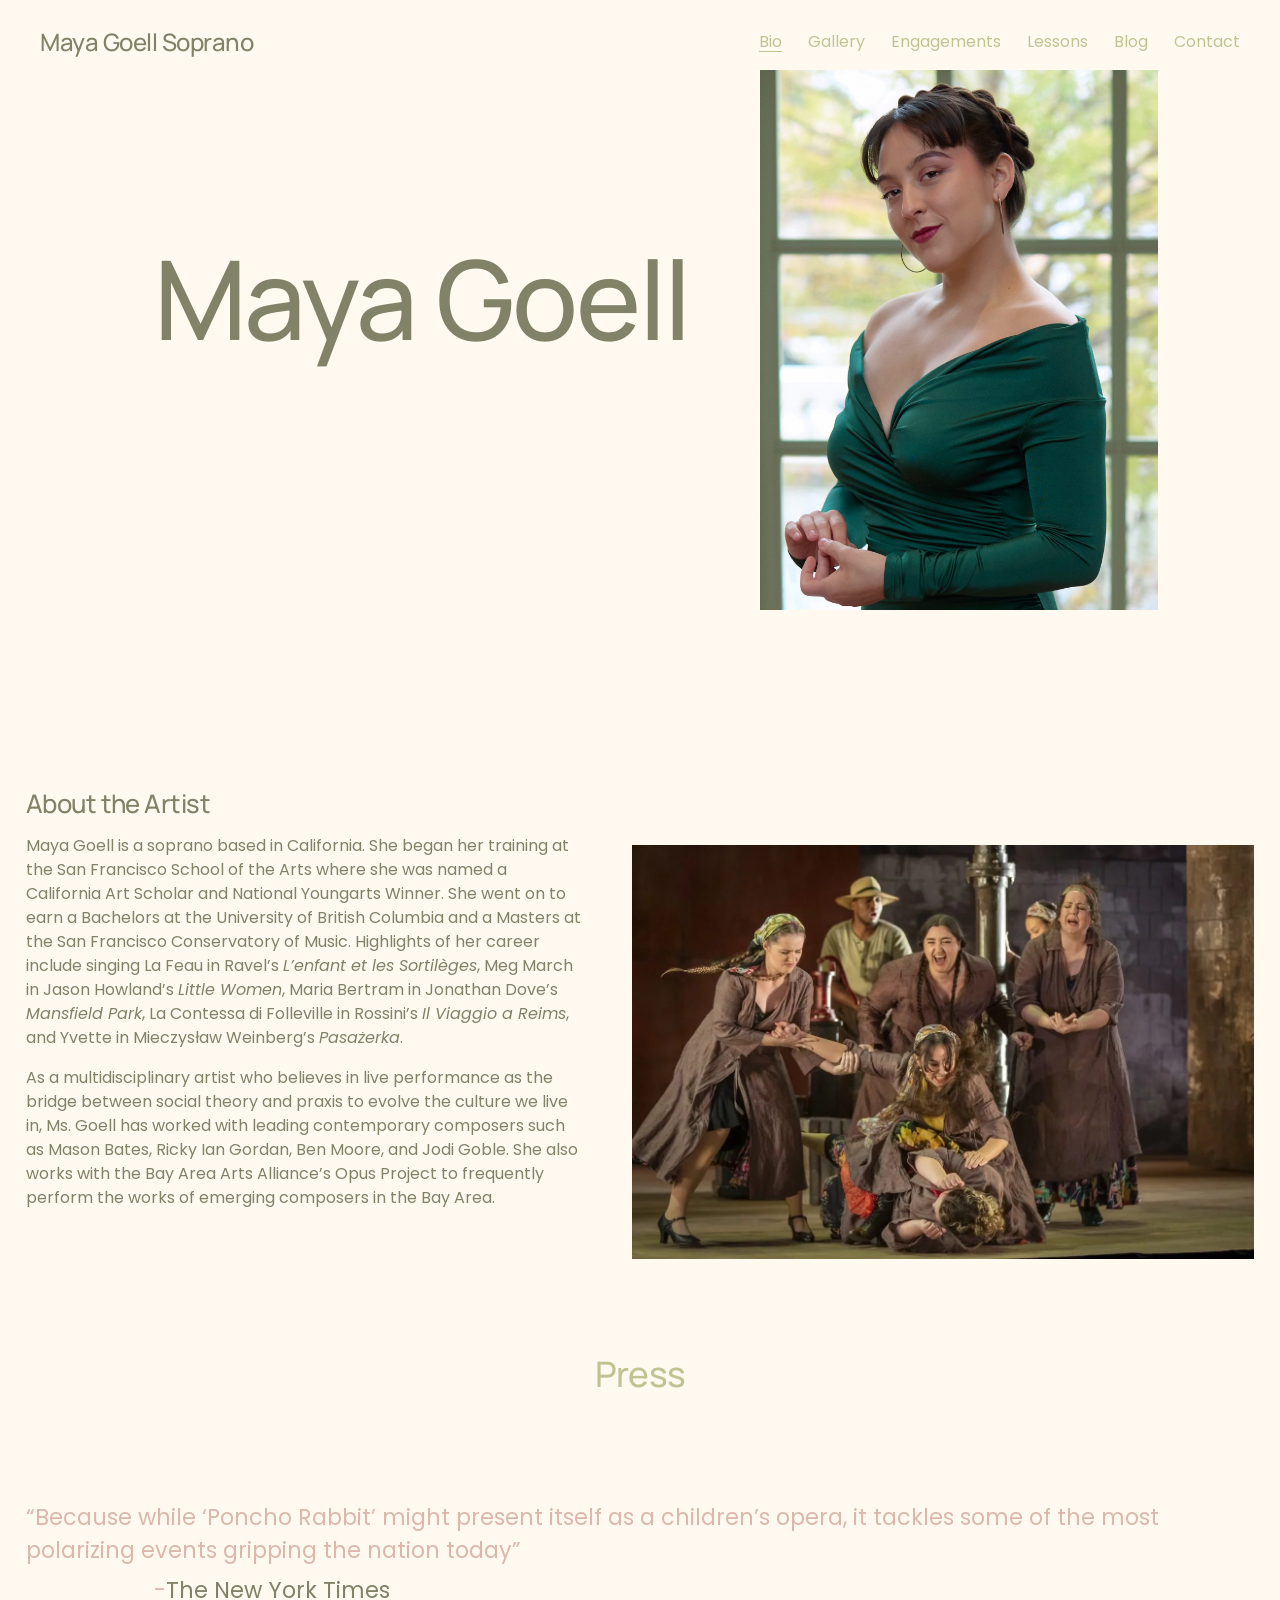
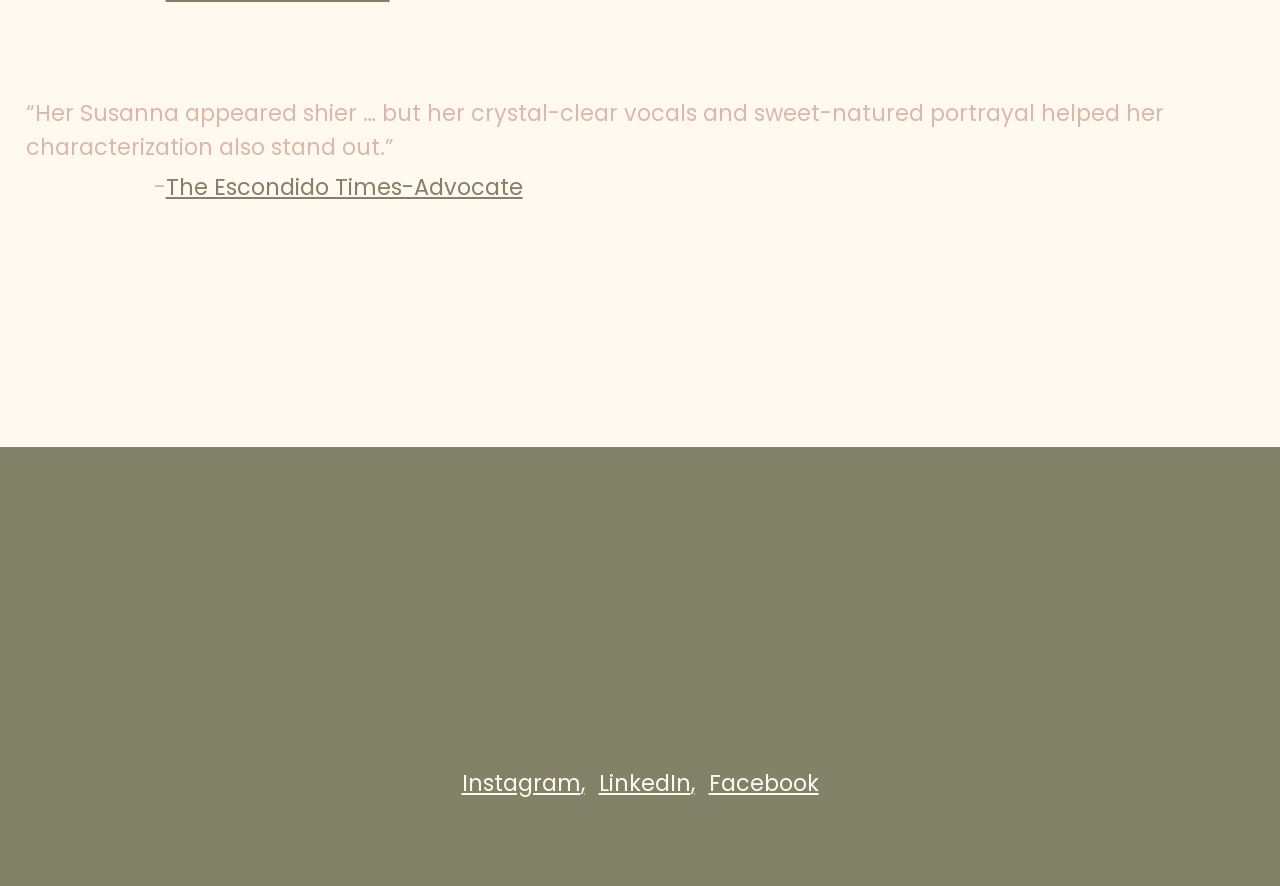
<file: index.html>
<!DOCTYPE html>
<html lang="en">
<head>
<meta charset="utf-8">
<meta name="viewport" content="width=device-width, initial-scale=1">
<title>Maya Goell Soprano</title>
<!-- The ?t= number is a cache-buster: bump it on every publish so
     browsers fetch the fresh stylesheet instead of a stale copy. -->
<link rel="preconnect" href="https://fonts.googleapis.com">
<link rel="preconnect" href="https://fonts.gstatic.com" crossorigin>
<link href="https://fonts.googleapis.com/css2?family=Manrope:wght@500;700&family=Poppins:wght@400;500;700&display=swap" rel="stylesheet">
<!-- Animations, step one of two: this script runs before
     anything on the page paints and flags the page as
     "JavaScript is on". That flag is what lets style.css start
     the .reveal blocks hidden (see the Motion section there);
     without JavaScript the flag never appears and every block
     simply shows, so nothing can be left invisible. Step two
     is animations.js, loaded below, which watches the blocks
     and reveals each as it scrolls into view. The setTimeout
     is a safety net: if animations.js ever fails to load, the
     flag comes back off and the page shows plainly instead of
     staying hidden. -->
<script>
document.documentElement.classList.add("js-reveal");
setTimeout(function () {
  if (!window.mayaRevealReady) {
    document.documentElement.classList.remove("js-reveal");
  }
}, 2000);
</script>
<link rel="stylesheet" href="style.css?t=1794772944">
<script src="animations.js?t=1794772944" defer></script>
</head>
<body>

<!-- Header and nav are repeated in every page file on purpose:
     with plain static hosting there is no template engine, and
     copy-paste keeps the site build-free and easy to read. -->
<!-- The hdr-bold class marks the pages whose header on the
     original carries its "white-bold" theme: on those pages
     the nav links are the theme's pale sage while the title
     stays olive. style.css keys the sage nav off this class;
     see "Header colors, per page" there for the theme values
     quoted from the original's own stylesheet. -->
<header class="hdr-bold">
  <div class="site-title"><a href="index.html">Maya Goell Soprano</a></div>
  <!-- Mobile menu button: only shown with JavaScript on, at
       phone widths (see "Mobile navigation" in style.css). -->
  <button type="button" class="nav-toggle" aria-expanded="false" aria-label="Menu">
    <span></span><span></span><span></span>
  </button>
  <nav>
    <a href="index.html" class="active">Bio</a>
    <a href="gallery.html">Gallery</a>
    <a href="engagements.html">Engagements</a>
    <a href="lessons.html">Lessons</a>
    <a href="blog.html">Blog</a>
    <a href="contact.html">Contact</a>
  </nav>
</header>

<main class="wrap page-bio">

  <!-- Hero, arranged like the original: the name very large on
       ONE line at desktop width, centered in the left column,
       the portrait at the right. There is deliberately no
       <br> in the name: the original renders it on one line,
       and on narrow screens it wraps on its own. -->
  <div class="side-by-side bio-hero reveal">
    <h1 class="hero-name side-main">Maya Goell</h1>
    <img class="side-photo" src="assets/img/headshot-park.jpg" alt="Maya Goell">
  </div>

  <!-- About, also side by side like the original: bio text in
       the left column, the stage photo in the right column. -->
  <h2 class="about-heading reveal">About the Artist</h2>
  <!-- .about-row carries this row's measured proportions from
       style.css: a narrower text column and a wider photo
       than the shared side-by-side layout gives. -->
  <div class="side-by-side about-row">
    <div class="side-main about-text">
      <p class="reveal">Maya Goell is a soprano based in California. She began her training at the San Francisco School of the Arts where she was named a California Art Scholar and National Youngarts Winner. She went on to earn a Bachelors at the University of British Columbia and a Masters at the San Francisco Conservatory of Music. Highlights of her career include singing La Feau in Ravel&rsquo;s <em>L&rsquo;enfant et les Sortil&egrave;ges</em>, Meg March in Jason Howland&rsquo;s <em>Little Women</em>, Maria Bertram in Jonathan Dove&rsquo;s <em>Mansfield Park</em>, La Contessa di Folleville in Rossini&rsquo;s <em>Il Viaggio a Reims</em>, and Yvette in Mieczys&#322;aw Weinberg&rsquo;s <em>Pasa&#380;erka</em>.</p>
      <p class="reveal">As a multidisciplinary artist who believes in live performance as the bridge between social theory and praxis to evolve the culture we live in, Ms. Goell has worked with leading contemporary composers such as Mason Bates, Ricky Ian Gordan, Ben Moore, and Jodi Goble. She also works with the Bay Area Arts Alliance&rsquo;s Opus Project to frequently perform the works of emerging composers in the Bay Area.</p>
    </div>
    <img class="side-photo about-photo reveal" src="assets/img/au-secours.jpg" alt="Maya Goell performing on stage">
  </div>

  <h2 class="press-heading reveal">Press</h2>

  <blockquote class="reveal">&ldquo;Because while &lsquo;Poncho Rabbit&rsquo; might present itself as a children&rsquo;s opera, it tackles some of the most polarizing events gripping the nation today&rdquo;</blockquote>
  <!-- The attributions on the original start with a plain
       hyphen, no space (checked in its markup: "-The New York
       Times"), and sit indented past the quote; the indent is
       the .press-source margin in style.css. -->
  <p class="press-source reveal">-<a href="https://www.nytimes.com/2026/02/02/arts/music/pancho-rabbit-and-the-coyote-children-opera.html">The New York Times</a></p>

  <blockquote class="reveal">&ldquo;Her Susanna appeared shier &hellip; but her crystal-clear vocals and sweet-natured portrayal helped her characterization also stand out.&rdquo;</blockquote>
  <p class="press-source reveal">-<a href="https://www.times-advocate.com/articles/the-marriage-of-figaro-a-review/">The Escondido Times-Advocate</a></p>

</main>

<footer>
  <a href="https://www.instagram.com/maya_goell_/">Instagram</a>
  <a href="https://www.linkedin.com/company/squarespace">LinkedIn</a>
  <a href="https://www.facebook.com/maya.goell">Facebook</a>
</footer>

</body>
</html>
</file>
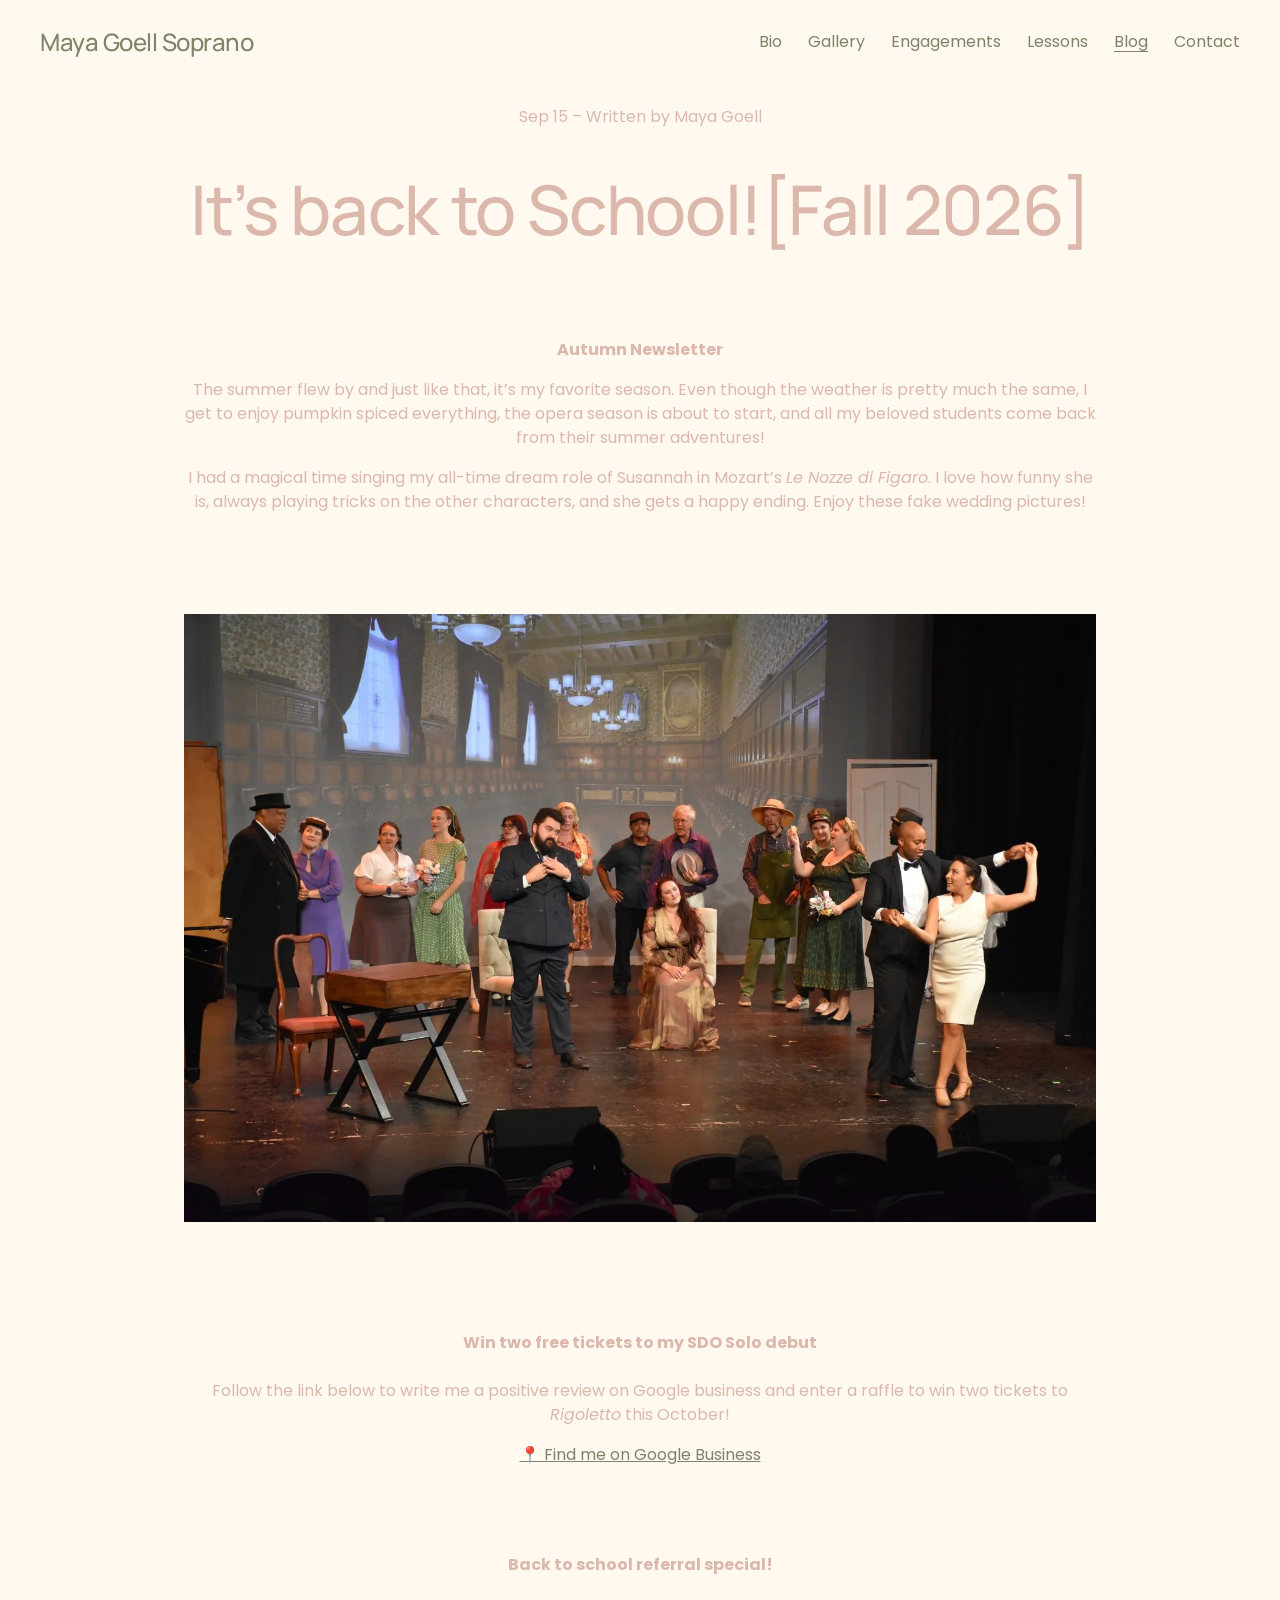
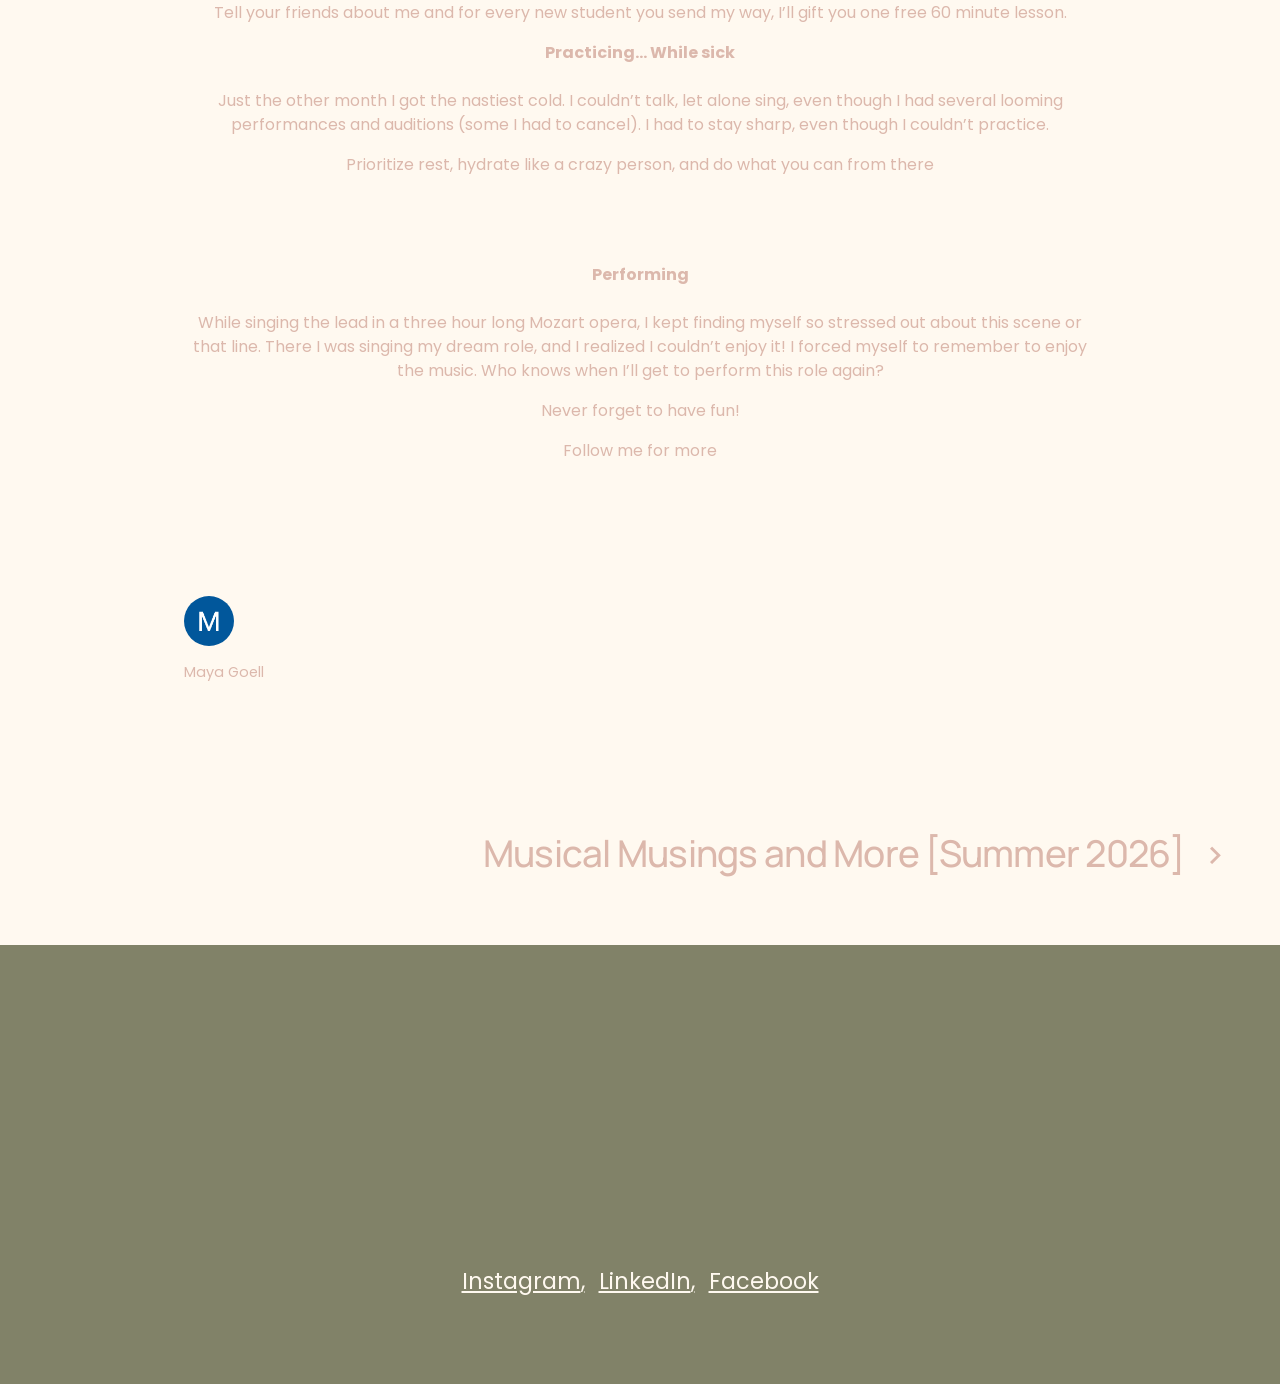
<file: blog-fall-2026.html>
<!DOCTYPE html>
<html lang="en" class="post-page">
<head>
<meta charset="utf-8">
<meta name="viewport" content="width=device-width, initial-scale=1">
<title>It&rsquo;s back to School![Fall 2026] &mdash; Maya Goell Soprano</title>
<!-- The ?t= number is a cache-buster: bump it on every publish so
     browsers fetch the fresh stylesheet instead of a stale copy. -->
<link rel="preconnect" href="https://fonts.googleapis.com">
<link rel="preconnect" href="https://fonts.gstatic.com" crossorigin>
<link href="https://fonts.googleapis.com/css2?family=Manrope:wght@500;700&family=Poppins:wght@400;500;700&display=swap" rel="stylesheet">
<!-- Animations, step one of two: this script runs before
     anything on the page paints and flags the page as
     "JavaScript is on". That flag is what lets style.css start
     the .reveal blocks hidden (see the Motion section there);
     without JavaScript the flag never appears and every block
     simply shows, so nothing can be left invisible. Step two
     is animations.js, loaded below, which watches the blocks
     and reveals each as it scrolls into view. The setTimeout
     is a safety net: if animations.js ever fails to load, the
     flag comes back off and the page shows plainly instead of
     staying hidden. -->
<script>
document.documentElement.classList.add("js-reveal");
setTimeout(function () {
  if (!window.mayaRevealReady) {
    document.documentElement.classList.remove("js-reveal");
  }
}, 2000);
</script>
<link rel="stylesheet" href="style.css?t=1794772944">
<script src="animations.js?t=1794772944" defer></script>
</head>
<body class="post-page">

<header>
  <div class="site-title"><a href="index.html">Maya Goell Soprano</a></div>
  <!-- Mobile menu button: only shown with JavaScript on, at
       phone widths (see "Mobile navigation" in style.css). -->
  <button type="button" class="nav-toggle" aria-expanded="false" aria-label="Menu">
    <span></span><span></span><span></span>
  </button>
  <nav>
    <a href="index.html">Bio</a>
    <a href="gallery.html">Gallery</a>
    <a href="engagements.html">Engagements</a>
    <a href="lessons.html">Lessons</a>
    <a href="blog.html" class="active">Blog</a>
    <a href="contact.html">Contact</a>
  </nav>
</header>

<main class="wrap">

  <!-- This post lives on its own page, like the original site,
       where it sits at /blog-1-1/fall-2026-newsletter. The Blog
       landing page (blog.html) links here with its Read More. -->

  <!-- On the rendered original the date/author line sits
       ABOVE the title ("Sep 15 – Written by Maya Goell",
       with an en dash; the date shows just "Sep 15", no
       year), and a wide gap follows the title before the
       post body (see .post in style.css). An earlier pass
       put the title first, following the original's markup
       order; the round-5 visual comparison showed the
       rendered page has them the other way around, and
       rendered wins. The section heads inside the post are
       bold text, not headings: "Autumn Newsletter" stands
       alone, and each of the others stands on its own
       centered line above the paragraph it introduces,
       which a <br> pair inside the paragraph reproduces
       from the original's own markup. -->
  <article class="post">
    <p class="post-date reveal">Sep 15 &ndash; Written by Maya Goell</p>
    <h1 class="reveal">It&rsquo;s back to School![Fall 2026]</h1>

    <p class="reveal"><strong>Autumn Newsletter</strong></p>
    <p class="reveal">The summer flew by and just like that, it&rsquo;s my favorite season. Even though the weather is pretty much the same, I get to enjoy pumpkin spiced everything, the opera season is about to start, and all my beloved students come back from their summer adventures!</p>
    <p class="reveal">I had a magical time singing my all-time dream role of Susannah in Mozart&rsquo;s <em>Le Nozze di Figaro</em>. I love how funny she is, always playing tricks on the other characters, and she gets a happy ending. Enjoy these fake wedding pictures!</p>

    <!-- The img-gap class gives this photo the original's
         wide air above it (see .post img.img-gap in
         style.css). -->
    <img class="reveal img-gap" src="assets/img/blog-figaro.jpg" alt="Maya Goell as Susanna in Le Nozze di Figaro">

    <p class="reveal"><strong>Win two free tickets to my SDO Solo debut</strong><br><br>Follow the link below to write me a positive review on Google business and enter a raffle to win two tickets to <em>Rigoletto</em> this October!</p>
    <!-- On the original this is a plain underlined text link
         (with its pin), not a button. -->
    <p class="reveal"><a href="https://www.google.com/search?sca_esv=2b321c93e850cbad&amp;kgmid=/g/11yjt9w0cs&amp;q=Studio+of+Maya+Goell&amp;shem=dlvs1,epsd1,ltae,rimspwouoe&amp;shndl=30&amp;source=sh/x/loc/uni/m1/1&amp;kgs=6ebb31ce7a7f32ab&amp;utm_source=dlvs1,epsd1,ltae,rimspwouoe,sh/x/loc/uni/m1/1#lrd=0x888367220093e0e9:0xc3b77dd5ee7367a4,3,,,,">&#128205; Find me on Google Business</a></p>

    <!-- The post-sec class gives this section head the
         original's wider air above it (see .post .post-sec
         in style.css). "Performing" below carries it too,
         but "Practicing... While sick" deliberately does
         not: a round-7 comparison verified the wide gap
         only before this head, with Practicing at the
         normal rhythm (an earlier pass had classed it too
         and floated it some 80px low). -->
    <p class="reveal post-sec"><strong>Back to school referral special!</strong><br><br>Tell your friends about me and for every new student you send my way, I&rsquo;ll gift you one free 60 minute lesson.</p>

    <p class="reveal"><strong>Practicing&hellip; While sick</strong><br><br>Just the other month I got the nastiest cold. I couldn&rsquo;t talk, let alone sing, even though I had several looming performances and auditions (some I had to cancel). I had to stay sharp, even though I couldn&rsquo;t practice.</p>
    <p class="reveal">Prioritize rest, hydrate like a crazy person, and do what you can from there</p>

    <p class="reveal post-sec"><strong>Performing</strong><br><br>While singing the lead in a three hour long Mozart opera, I kept finding myself so stressed out about this scene or that line. There I was singing my dream role, and I realized I couldn&rsquo;t enjoy it! I forced myself to remember to enjoy the music. Who knows when I&rsquo;ll get to perform this role again?</p>
    <p class="reveal">Never forget to have fun!</p>

    <!-- The sign-off is just "Follow me for more" on the
         original (checked in its markup): a name line an
         earlier pass put under it is not there, and the name
         appears once, under the avatar below. -->
    <p class="reveal">Follow me for more</p>

    <!-- The author line at the foot of the post, as on the
         original: her round avatar and name at the column's
         left edge (see .post-author in style.css). -->
    <div class="post-author reveal"><a href="blog.html"><img class="post-author-avatar" src="assets/img/author-avatar.webp" alt=""><span>Maya Goell</span></a></div>
  </article>

  <!-- The original ends a post with the other post's title as
       a big link (its prev/next pagination); this post's link
       is the next-style one, right-aligned with the arrow
       after the title. -->
  <p class="post-pagination pagination-next reveal"><a href="blog-summer-2026.html">Musical Musings and More [Summer 2026]<span class="pag-arrow">&#8250;</span></a></p>

</main>

<footer>
  <a href="https://www.instagram.com/maya_goell_/">Instagram</a>
  <a href="https://www.linkedin.com/company/squarespace">LinkedIn</a>
  <a href="https://www.facebook.com/maya.goell">Facebook</a>
</footer>

</body>
</html>
</file>
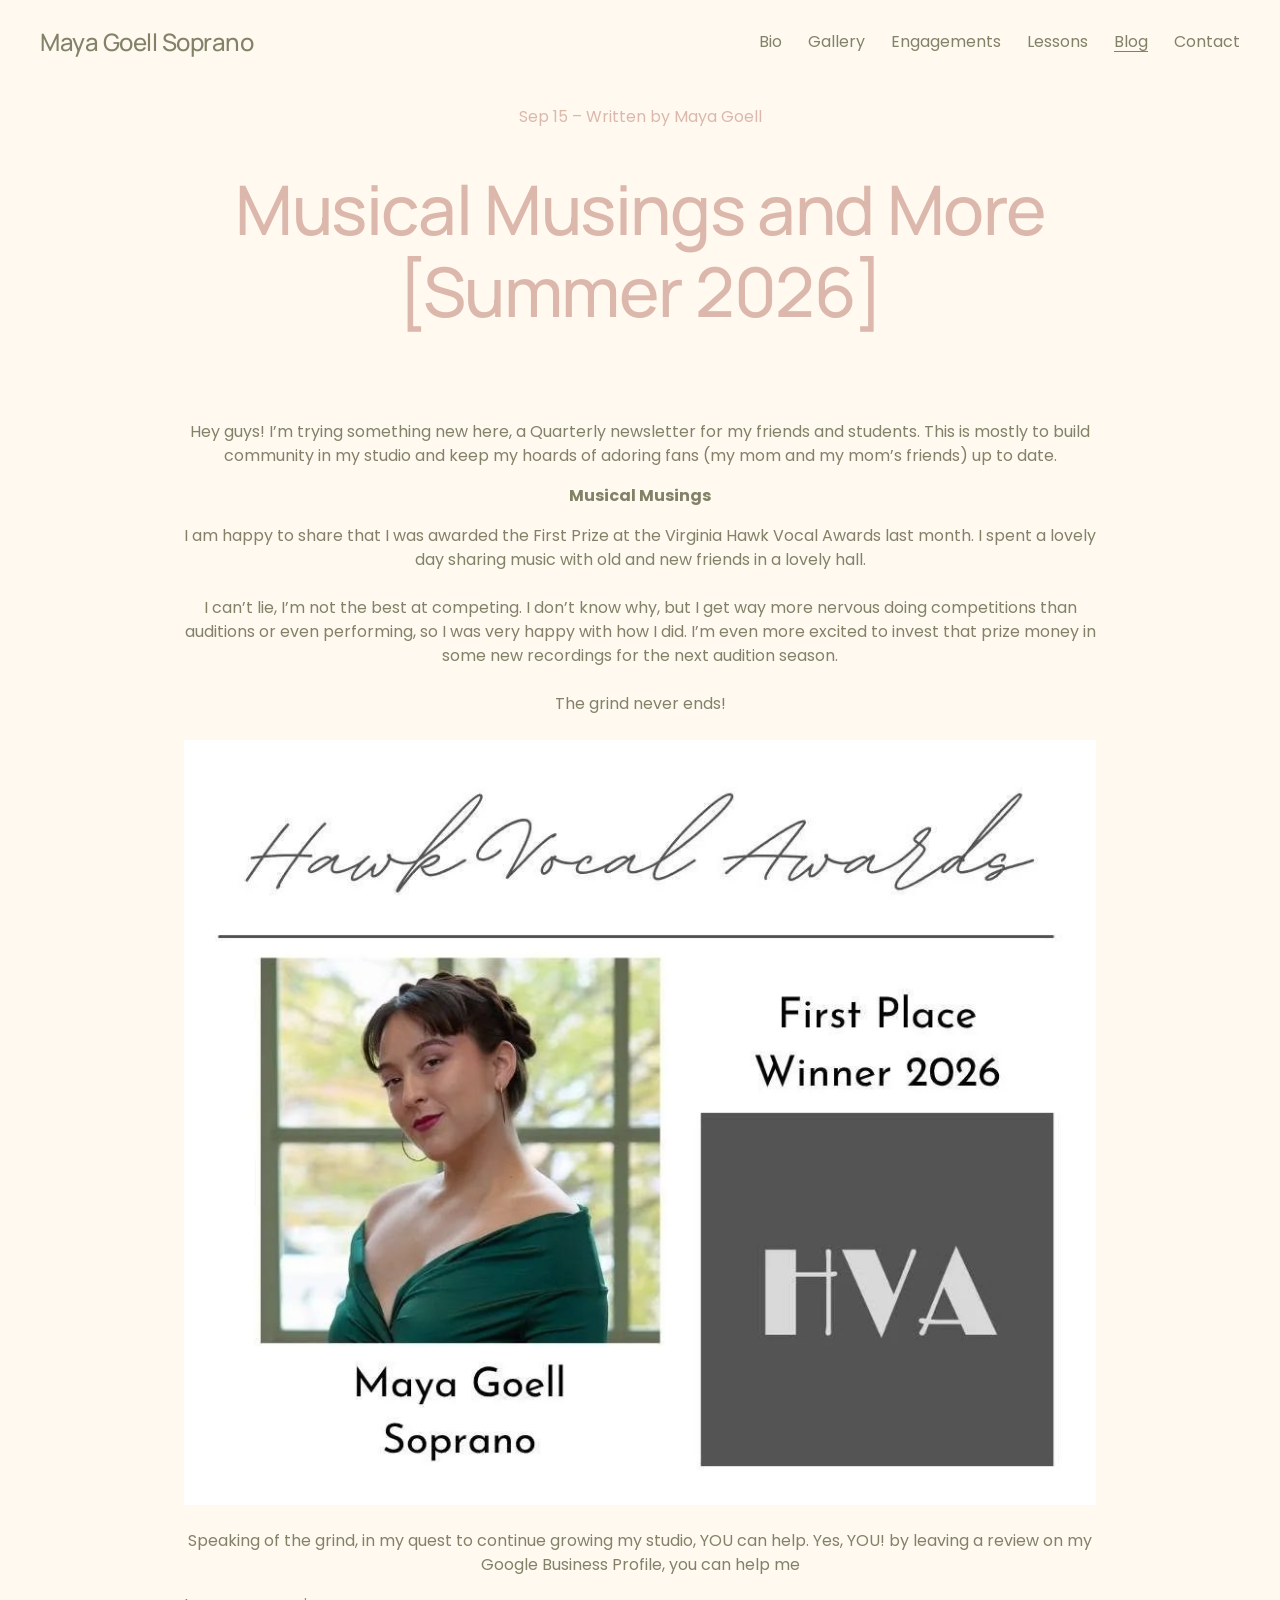
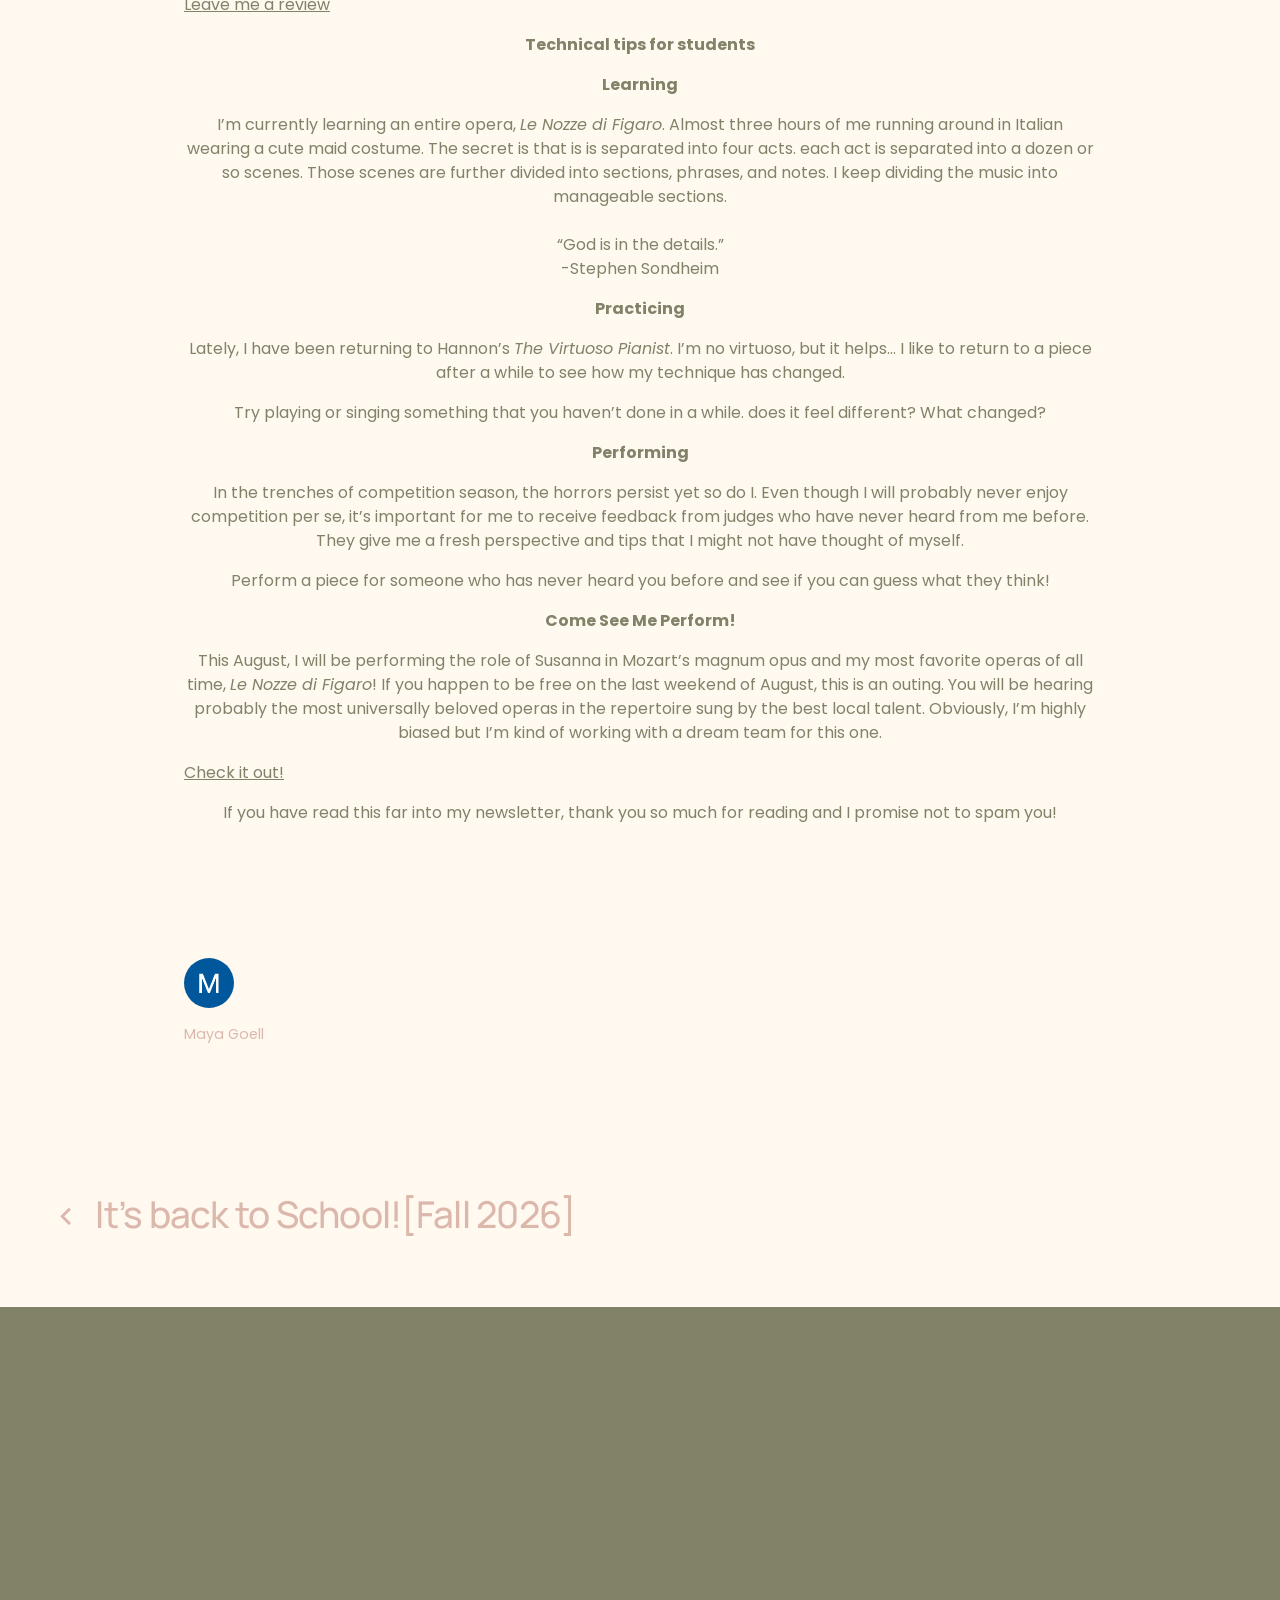
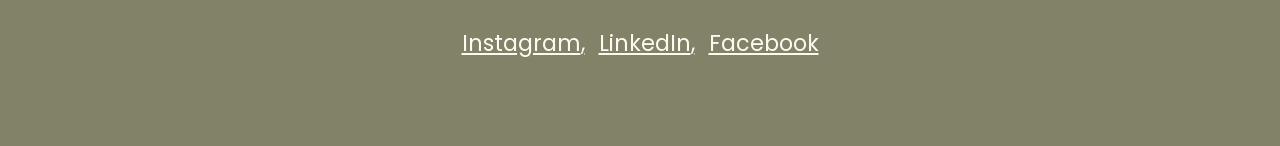
<file: blog-summer-2026.html>
<!DOCTYPE html>
<html lang="en" class="post-page">
<head>
<meta charset="utf-8">
<meta name="viewport" content="width=device-width, initial-scale=1">
<title>Musical Musings and More [Summer 2026] &mdash; Maya Goell Soprano</title>
<!-- The ?t= number is a cache-buster: bump it on every publish so
     browsers fetch the fresh stylesheet instead of a stale copy. -->
<link rel="preconnect" href="https://fonts.googleapis.com">
<link rel="preconnect" href="https://fonts.gstatic.com" crossorigin>
<link href="https://fonts.googleapis.com/css2?family=Manrope:wght@500;700&family=Poppins:wght@400;500;700&display=swap" rel="stylesheet">
<!-- Animations, step one of two: this script runs before
     anything on the page paints and flags the page as
     "JavaScript is on". That flag is what lets style.css start
     the .reveal blocks hidden (see the Motion section there);
     without JavaScript the flag never appears and every block
     simply shows, so nothing can be left invisible. Step two
     is animations.js, loaded below, which watches the blocks
     and reveals each as it scrolls into view. The setTimeout
     is a safety net: if animations.js ever fails to load, the
     flag comes back off and the page shows plainly instead of
     staying hidden. -->
<script>
document.documentElement.classList.add("js-reveal");
setTimeout(function () {
  if (!window.mayaRevealReady) {
    document.documentElement.classList.remove("js-reveal");
  }
}, 2000);
</script>
<link rel="stylesheet" href="style.css?t=1794772944">
<script src="animations.js?t=1794772944" defer></script>
</head>
<body class="post-page">

<header>
  <div class="site-title"><a href="index.html">Maya Goell Soprano</a></div>
  <!-- Mobile menu button: only shown with JavaScript on, at
       phone widths (see "Mobile navigation" in style.css). -->
  <button type="button" class="nav-toggle" aria-expanded="false" aria-label="Menu">
    <span></span><span></span><span></span>
  </button>
  <nav>
    <a href="index.html">Bio</a>
    <a href="gallery.html">Gallery</a>
    <a href="engagements.html">Engagements</a>
    <a href="lessons.html">Lessons</a>
    <a href="blog.html" class="active">Blog</a>
    <a href="contact.html">Contact</a>
  </nav>
</header>

<main class="wrap">

  <!-- This post lives on its own page, like the original site.
       The Blog landing page (blog.html) links here with its
       Read More. -->

  <!-- Like the Fall post: on the rendered original the
       date/author line sits ABOVE the title ("Sep 15 –
       Written by Maya Goell", en dash; the original's own
       markup for this post carries datetime 2026-09-15 and
       no July date anywhere, whatever earlier passes
       believed), the section heads are bold paragraphs
       standing alone, and every paragraph on the original
       is in the accent olive, which the .post-accent class
       in style.css carries. -->
  <article class="post post-accent">
    <p class="post-date reveal">Sep 15 &ndash; Written by Maya Goell</p>
    <h1 class="reveal">Musical Musings and More [Summer 2026]</h1>

    <!-- On the original this intro paragraph ends with a
         line break, leaving one blank line under the text
         before the "Musical Musings" head; the <br> at the
         end of the paragraph reproduces that blank line. -->
    <p class="reveal">Hey guys! I&rsquo;m trying something new here, a Quarterly newsletter for my friends and students. This is mostly to build community in my studio and keep my hoards of adoring fans (my mom and my mom&rsquo;s friends) up to date.<br></p>

    <p class="reveal"><strong>Musical Musings</strong></p>
    <!-- On the original the next three runs are ONE
         paragraph, separated by blank lines (<br><br> in
         its markup): the award announcement, the "I can't
         lie" reflection, and its "The grind never ends!"
         tail. They are one paragraph here too, on purpose:
         a blank line inside a paragraph is taller than the
         gap between two paragraphs, and a round-10
         comparison measured the stack above the photo
         running some 35-75px tighter here than there when
         they were separate paragraphs. -->
    <p class="reveal">I am happy to share that I was awarded the First Prize at the Virginia Hawk Vocal Awards last month. I spent a lovely day sharing music with old and new friends in a lovely hall.<br><br>I can&rsquo;t lie, I&rsquo;m not the best at competing. I don&rsquo;t know why, but I get way more nervous doing competitions than auditions or even performing, so I was very happy with how I did. I&rsquo;m even more excited to invest that prize money in some new recordings for the next audition season.<br><br>The grind never ends!</p>

    <!-- On the original this photo comes AFTER the "I can't
         lie" paragraph and its "The grind never ends!" tail
         (checked in its markup's block order), not right
         after the award announcement, where an earlier pass
         put it. It renders there at its full natural shape:
         the block is marked data-stretch="false", its frame
         is padded to exactly the file's own 788/940 shape,
         and the caption element under it is empty (the
         "Maya Goell Soprano" line under the portrait is
         printed inside the graphic itself). A round-9 pass
         cropped it into a wide frame on screenshot readings
         and sliced the graphic's script header off the top;
         round 10 checked the markup and the crop came off.
         See the hawk-photo note in style.css. -->
    <img class="reveal hawk-photo" src="assets/img/blog-hawk-awards.jpg" alt="Virginia Hawk Vocal Awards">

    <p class="reveal">Speaking of the grind, in my quest to continue growing my studio, YOU can help. Yes, YOU! by leaving a review on my Google Business Profile, you can help me</p>
    <!-- On the original this link is plain underlined text in
         a left-aligned paragraph, not a button. -->
    <p class="reveal post-link-left"><a href="https://www.google.com/search?sca_esv=2b321c93e850cbad&amp;kgmid=/g/11yjt9w0cs&amp;q=Studio+of+Maya+Goell&amp;shem=dlvs1,epsd1,ltae,rimspwouoe&amp;shndl=30&amp;source=sh/x/loc/uni/m1/1&amp;kgs=6ebb31ce7a7f32ab&amp;utm_source=dlvs1,epsd1,ltae,rimspwouoe,sh/x/loc/uni/m1/1#lrd=0x888367220093e0e9:0xc3b77dd5ee7367a4,3,,,,">Leave me a review</a></p>

    <p class="reveal"><strong>Technical tips for students</strong></p>

    <p class="reveal"><strong>Learning</strong></p>
    <!-- On the original the Sondheim line is not a pull-quote; it
         is the end of this paragraph, set off by line breaks. -->
    <p class="reveal">I&rsquo;m currently learning an entire opera, <em>Le Nozze di Figaro</em>. Almost three hours of me running around in Italian wearing a cute maid costume. The secret is that is is separated into four acts. each act is separated into a dozen or so scenes. Those scenes are further divided into sections, phrases, and notes. I keep dividing the music into manageable sections.<br><br>&ldquo;God is in the details.&rdquo;<br>-Stephen Sondheim</p>

    <p class="reveal"><strong>Practicing</strong></p>
    <p class="reveal">Lately, I have been returning to Hannon&rsquo;s <em>The Virtuoso Pianist</em>. I&rsquo;m no virtuoso, but it helps... I like to return to a piece after a while to see how my technique has changed.</p>
    <p class="reveal">Try playing or singing something that you haven&rsquo;t done in a while. does it feel different? What changed?</p>

    <p class="reveal"><strong>Performing</strong></p>
    <p class="reveal">In the trenches of competition season, the horrors persist yet so do I. Even though I will probably never enjoy competition per se, it&rsquo;s important for me to receive feedback from judges who have never heard from me before. They give me a fresh perspective and tips that I might not have thought of myself.</p>
    <p class="reveal">Perform a piece for someone who has never heard you before and see if you can guess what they think!</p>

    <p class="reveal"><strong>Come See Me Perform!</strong></p>
    <p class="reveal">This August, I will be performing the role of Susanna in Mozart&rsquo;s magnum opus and my most favorite operas of all time, <em>Le Nozze di Figaro</em>! If you happen to be free on the last weekend of August, this is an outing. You will be hearing probably the most universally beloved operas in the repertoire sung by the best local talent. Obviously, I&rsquo;m highly biased but I&rsquo;m kind of working with a dream team for this one.</p>
    <!-- Same plain left-aligned text link treatment as the
         review link above. -->
    <p class="reveal post-link-left"><a href="https://www.genesisoperatheatre.com/current-production">Check it out!</a></p>

    <p class="reveal">If you have read this far into my newsletter, thank you so much for reading and I promise not to spam you!</p>

    <!-- The author line at the foot of the post, as on the
         original: her round avatar and name at the column's
         left edge (see .post-author in style.css). -->
    <div class="post-author reveal"><a href="blog.html"><img class="post-author-avatar" src="assets/img/author-avatar.webp" alt=""><span>Maya Goell</span></a></div>
  </article>

  <!-- The original ends a post with the other post's title as
       a big link (its prev/next pagination); this post's link
       is the previous-style one, left-aligned with the arrow
       before the title. The Fall title in it has no space
       before its bracket, like everywhere else it appears. -->
  <p class="post-pagination pagination-prev reveal"><a href="blog-fall-2026.html"><span class="pag-arrow">&#8249;</span>It&rsquo;s back to School![Fall 2026]</a></p>

</main>

<footer>
  <a href="https://www.instagram.com/maya_goell_/">Instagram</a>
  <a href="https://www.linkedin.com/company/squarespace">LinkedIn</a>
  <a href="https://www.facebook.com/maya.goell">Facebook</a>
</footer>

</body>
</html>
</file>
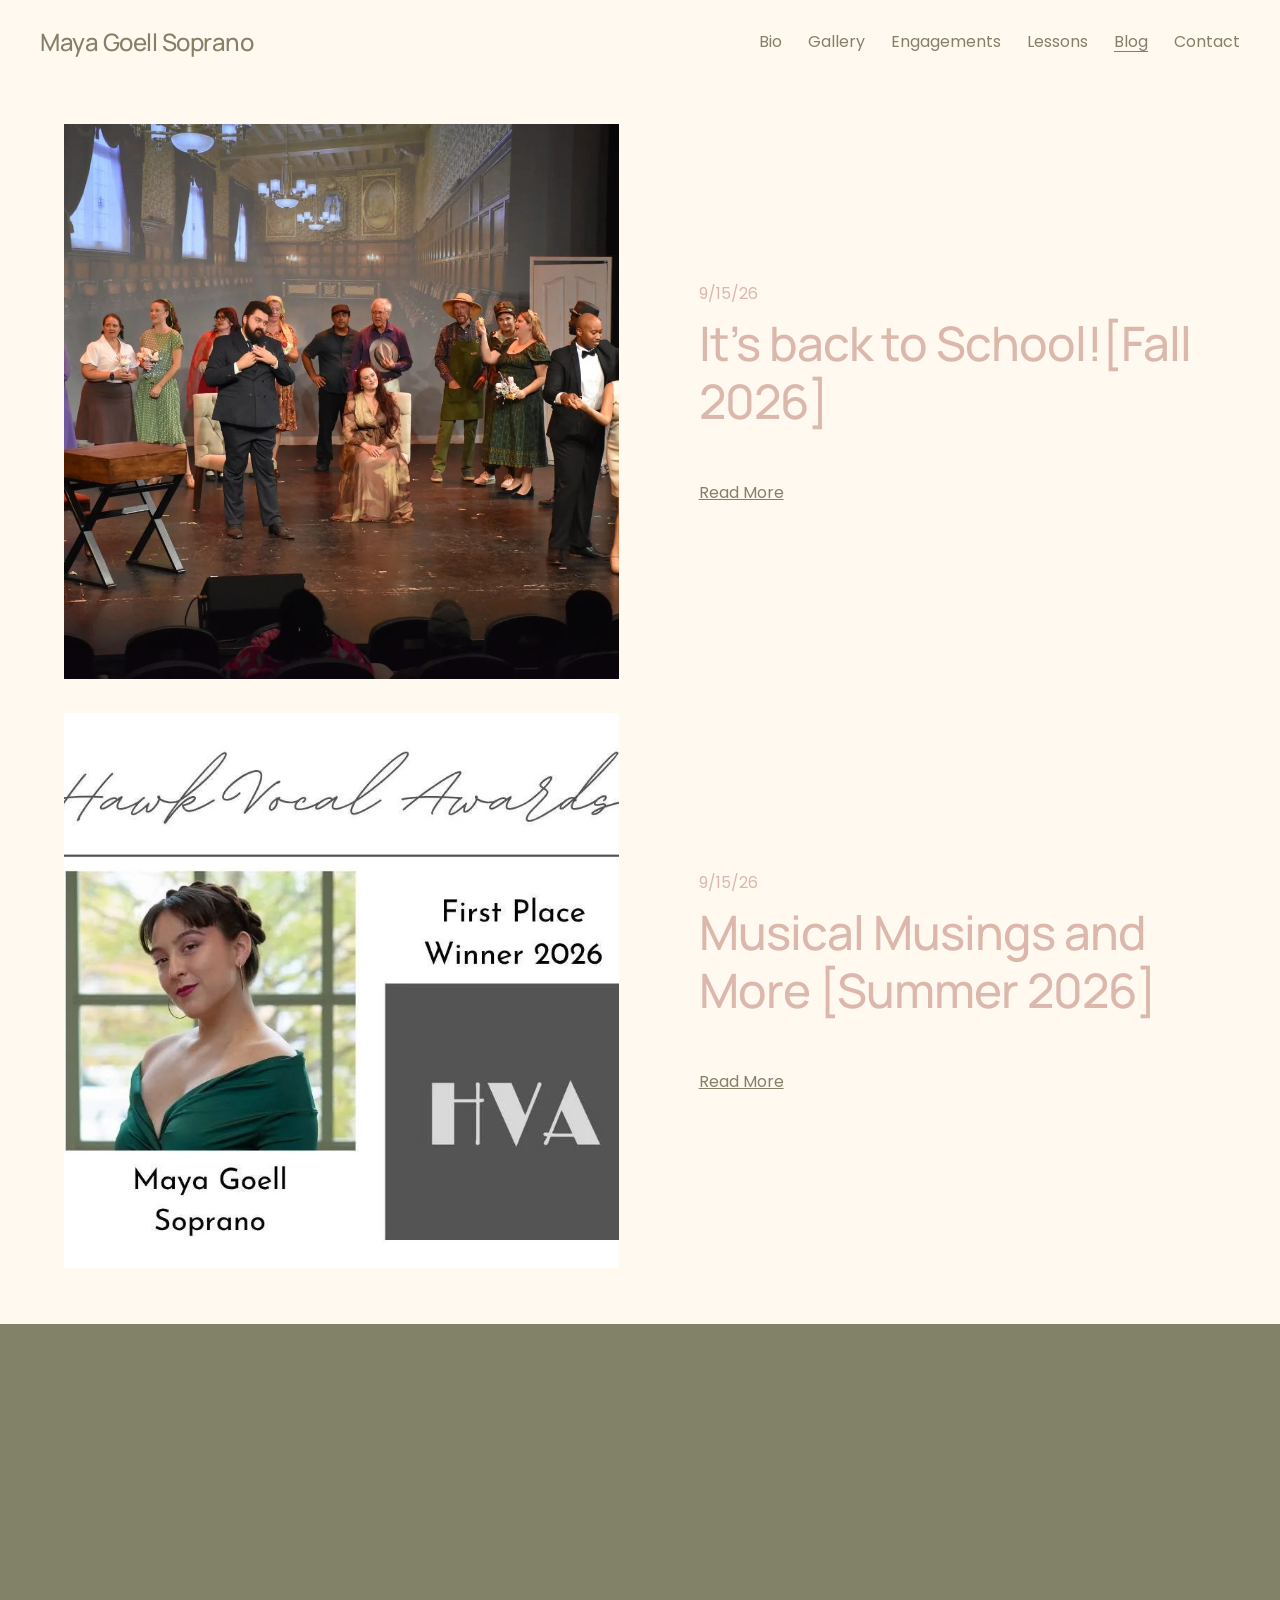
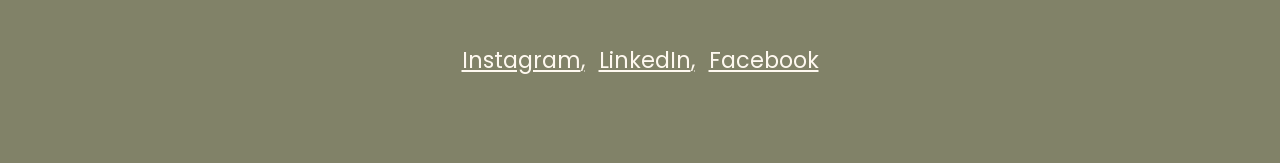
<file: blog.html>
<!DOCTYPE html>
<html lang="en">
<head>
<meta charset="utf-8">
<meta name="viewport" content="width=device-width, initial-scale=1">
<title>Blog &mdash; Maya Goell Soprano</title>
<!-- The ?t= number is a cache-buster: bump it on every publish so
     browsers fetch the fresh stylesheet instead of a stale copy. -->
<link rel="preconnect" href="https://fonts.googleapis.com">
<link rel="preconnect" href="https://fonts.gstatic.com" crossorigin>
<link href="https://fonts.googleapis.com/css2?family=Manrope:wght@500;700&family=Poppins:wght@400;500;700&display=swap" rel="stylesheet">
<!-- Animations, step one of two: this script runs before
     anything on the page paints and flags the page as
     "JavaScript is on". That flag is what lets style.css start
     the .reveal blocks hidden (see the Motion section there);
     without JavaScript the flag never appears and every block
     simply shows, so nothing can be left invisible. Step two
     is animations.js, loaded below, which watches the blocks
     and reveals each as it scrolls into view. The setTimeout
     is a safety net: if animations.js ever fails to load, the
     flag comes back off and the page shows plainly instead of
     staying hidden. -->
<script>
document.documentElement.classList.add("js-reveal");
setTimeout(function () {
  if (!window.mayaRevealReady) {
    document.documentElement.classList.remove("js-reveal");
  }
}, 2000);
</script>
<link rel="stylesheet" href="style.css?t=1794772944">
<script src="animations.js?t=1794772944" defer></script>
</head>
<body>

<header>
  <div class="site-title"><a href="index.html">Maya Goell Soprano</a></div>
  <!-- Mobile menu button: only shown with JavaScript on, at
       phone widths (see "Mobile navigation" in style.css). -->
  <button type="button" class="nav-toggle" aria-expanded="false" aria-label="Menu">
    <span></span><span></span><span></span>
  </button>
  <nav>
    <a href="index.html">Bio</a>
    <a href="gallery.html">Gallery</a>
    <a href="engagements.html">Engagements</a>
    <a href="lessons.html">Lessons</a>
    <a href="blog.html" class="active">Blog</a>
    <a href="contact.html">Contact</a>
  </nav>
</header>

<main class="wrap page-blog">

  <!-- There is no "Blog" heading on the original: the page opens
       straight into the post cards below. -->
  <!-- This page is an index of post cards, like the original:
       featured photo at the left, then the date (in the
       original's short format), the title in dusty rose, and a
       Read More link to the post's own page. Each full post
       lives in its own file (blog-fall-2026.html and
       blog-summer-2026.html). A new post gets a new card here,
       copied from one of these, plus its own page file. -->

  <article class="blog-card reveal">
    <a href="blog-fall-2026.html"><img src="assets/img/blog-figaro.jpg" alt="Maya Goell as Susanna in Le Nozze di Figaro"></a>
    <div>
      <p class="card-date">9/15/26</p>
      <!-- The original's card title has NO space before the
           bracket: "It's back to School![Fall 2026]" (checked
           in its markup). -->
      <h2 class="card-title"><a href="blog-fall-2026.html">It&rsquo;s back to School![Fall 2026]</a></h2>
      <p><a class="read-more" href="blog-fall-2026.html">Read More</a></p>
    </div>
  </article>

  <article class="blog-card reveal">
    <a href="blog-summer-2026.html"><img src="assets/img/blog-hawk-awards.jpg" alt="Virginia Hawk Vocal Awards"></a>
    <div>
      <!-- Both cards carry 9/15/26 on the original's index
           (checked in its markup: the date string 9/15/26 is
           the only one there, for both posts). -->
      <p class="card-date">9/15/26</p>
      <h2 class="card-title"><a href="blog-summer-2026.html">Musical Musings and More [Summer 2026]</a></h2>
      <p><a class="read-more" href="blog-summer-2026.html">Read More</a></p>
    </div>
  </article>

</main>

<footer>
  <a href="https://www.instagram.com/maya_goell_/">Instagram</a>
  <a href="https://www.linkedin.com/company/squarespace">LinkedIn</a>
  <a href="https://www.facebook.com/maya.goell">Facebook</a>
</footer>

</body>
</html>
</file>
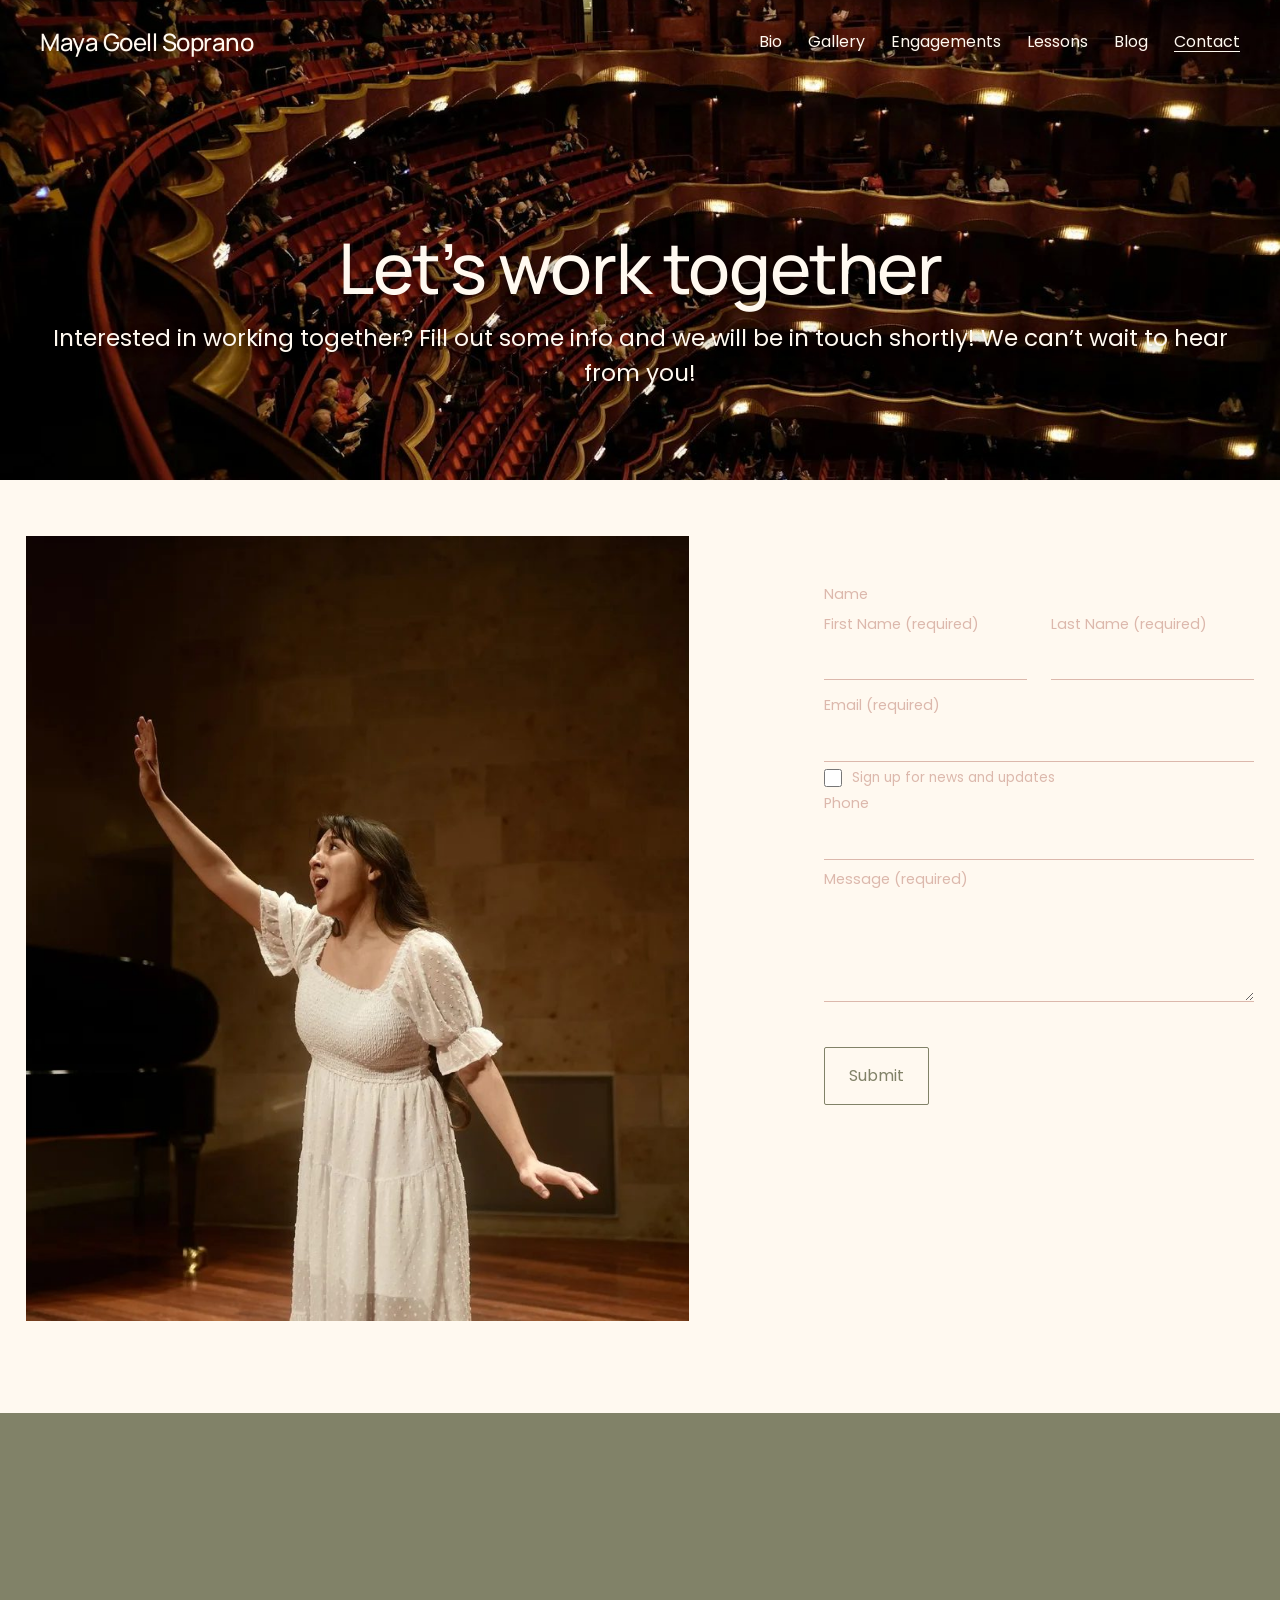
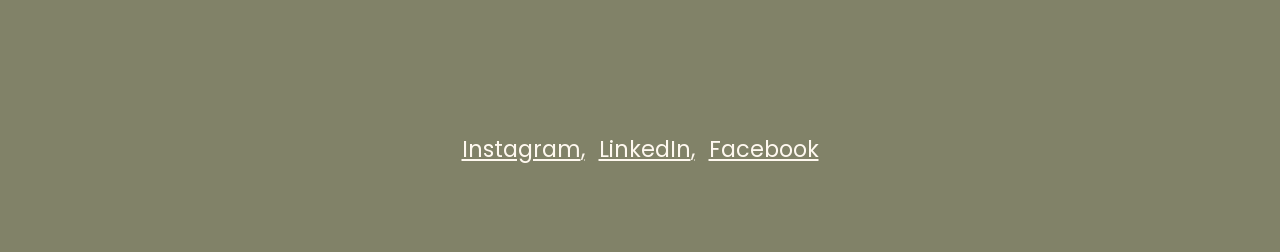
<file: contact.html>
<!DOCTYPE html>
<html lang="en">
<head>
<meta charset="utf-8">
<meta name="viewport" content="width=device-width, initial-scale=1">
<title>Contact &mdash; Maya Goell Soprano</title>
<!-- The ?t= number is a cache-buster: bump it on every publish so
     browsers fetch the fresh stylesheet instead of a stale copy. -->
<link rel="preconnect" href="https://fonts.googleapis.com">
<link rel="preconnect" href="https://fonts.gstatic.com" crossorigin>
<link href="https://fonts.googleapis.com/css2?family=Manrope:wght@500;700&family=Poppins:wght@400;500;700&display=swap" rel="stylesheet">
<!-- Cloudflare Turnstile, the same spam protection the original
     Squarespace form uses. The widget itself renders inside the
     form below; this script is what draws it. -->
<script src="https://challenges.cloudflare.com/turnstile/v0/api.js" async defer></script>
<!-- Animations, step one of two: this script runs before
     anything on the page paints and flags the page as
     "JavaScript is on". That flag is what lets style.css start
     the .reveal blocks hidden (see the Motion section there);
     without JavaScript the flag never appears and every block
     simply shows, so nothing can be left invisible. Step two
     is animations.js, loaded below, which watches the blocks
     and reveals each as it scrolls into view. The setTimeout
     is a safety net: if animations.js ever fails to load, the
     flag comes back off and the page shows plainly instead of
     staying hidden. -->
<script>
document.documentElement.classList.add("js-reveal");
setTimeout(function () {
  if (!window.mayaRevealReady) {
    document.documentElement.classList.remove("js-reveal");
  }
}, 2000);
</script>
<link rel="stylesheet" href="style.css?t=1794772944">
<script src="animations.js?t=1794772944" defer></script>
</head>
<!-- contact-page + hdr-dark: on the original this page's header
     floats over the hero photo with cream text (its "black"
     section theme); style.css keys both behaviors off these
     classes. Nothing about the form below is affected. -->
<body class="contact-page">

<header class="hdr-dark">
  <div class="site-title"><a href="index.html">Maya Goell Soprano</a></div>
  <!-- Mobile menu button: only shown with JavaScript on, at
       phone widths (see "Mobile navigation" in style.css). -->
  <button type="button" class="nav-toggle" aria-expanded="false" aria-label="Menu">
    <span></span><span></span><span></span>
  </button>
  <nav>
    <a href="index.html">Bio</a>
    <a href="gallery.html">Gallery</a>
    <a href="engagements.html">Engagements</a>
    <a href="lessons.html">Lessons</a>
    <a href="blog.html">Blog</a>
    <a href="contact.html" class="active">Contact</a>
  </nav>
</header>

<!-- This page's <main> is NOT wrapped in the .wrap column: the
     hero photo runs edge to edge like the original. The content
     below the hero goes back inside a .wrap div. -->
<main class="flush-top">

  <!-- Full-bleed hero: the opera-house photo edge to edge, with
       the heading and intro text overlaid on it in white,
       centered, as on the original. This section deliberately
       does NOT carry the .reveal class the other blocks use:
       it is the top of the page, its text is white, and a
       visual comparison caught it mid-fade with the white
       heading invisible against the cream page. The hero is
       simply there, and style.css also gives the section the
       photo's own dark tone as a background so the white text
       stays legible even if the photo itself is slow. -->
  <section class="contact-hero">
    <img src="assets/img/contact-hero.jpg" alt="">
    <div class="contact-hero-text">
      <h1>Let&rsquo;s work together</h1>
      <p>Interested in working together? Fill out some info and we will be in touch shortly! We can&rsquo;t wait to hear from you!</p>
    </div>
  </section>

  <div class="wrap">
    <!-- Below the hero, like the original: the performance photo
         at the left and the contact block at the right. -->
    <!-- .contact-row carries this row's measured proportions
         from style.css: a wider photo, indented, so the form
         starts where the original's form starts. -->
    <div class="side-by-side contact-row">
      <img class="side-photo reveal" src="assets/img/dsc05728.jpg" alt="Maya Goell performance photo">
      <div class="side-main">
        <!-- The contact form, with the same fields in the same
             order as the original Squarespace form. It posts to
             the small Cloudflare Worker in this repo's worker/
             folder (see worker/README.md): the Worker checks the
             submission for spam, saves it in a database so it can
             never be lost, and emails it to Maya, duplicating
             what the Squarespace form did.
             Backup route: if the form ever fails, the social
             profiles in the footer below still reach Maya. -->
        <form id="contact-form" class="contact-form reveal">
          <!-- Label text matches the original's form exactly:
               a "Name" group label above the First/Last pair,
               and required fields marked "(required)" after
               the name (Squarespace's format), not asterisks.
               Only the words changed; the fields, their names,
               order and required attributes are untouched, so
               the submit script below is unaffected. -->
          <p class="form-group-label">Name</p>
          <div class="form-row">
            <div class="form-field">
              <label for="cf-first">First Name (required)</label>
              <input id="cf-first" name="firstName" type="text" required autocomplete="given-name">
            </div>
            <div class="form-field">
              <label for="cf-last">Last Name (required)</label>
              <input id="cf-last" name="lastName" type="text" required autocomplete="family-name">
            </div>
          </div>
          <!-- field-email / field-phone: spacing hooks only
               (see the form spacing note in style.css). The
               fields themselves are unchanged. -->
          <div class="form-field field-email">
            <label for="cf-email">Email (required)</label>
            <input id="cf-email" name="email" type="email" required autocomplete="email">
          </div>
          <div class="form-check">
            <input id="cf-news" name="newsletter" type="checkbox">
            <label for="cf-news">Sign up for news and updates</label>
          </div>
          <div class="form-field field-phone">
            <label for="cf-phone">Phone</label>
            <input id="cf-phone" name="phone" type="tel" autocomplete="tel">
          </div>
          <div class="form-field">
            <label for="cf-message">Message (required)</label>
            <!-- rows=3, not the roomier 5 an earlier pass used:
                 the original's message box is short (a round-6
                 comparison measured the run from its label to
                 the Submit button at about 140px against about
                 190px here), and two fewer rows take out almost
                 exactly the extra 50px. Presentational only:
                 same field, name and validation. -->
            <textarea id="cf-message" name="message" rows="3" required></textarea>
          </div>
          <!-- Honeypot: a field humans never see. It sits
               off-screen, is hidden from assistive technology
               (aria-hidden), and is out of the tab order, so
               people leave it empty. Form-filling bots fill
               every field they find, and the Worker silently
               drops submissions where this one is not empty. -->
          <div class="hp-field" aria-hidden="true">
            <label>Website <input name="website" type="text" tabindex="-1" autocomplete="off"></label>
          </div>
          <!-- Turnstile widget. The site key in data-sitekey is
               public by design (every visitor's browser needs
               it); the matching secret lives only on the Worker,
               which verifies the widget's token server-side. If
               the widget cannot load (offline, ad blocker), the
               form still submits without a token and the
               Worker's honeypot and timing checks decide.
               The widget itself runs in INVISIBLE mode (set on
               the widget in the Cloudflare account, not here):
               nothing renders on the form unless Cloudflare
               decides to challenge the visitor, which is how
               the original's form looks too. The token still
               lands in the same hidden field the submit script
               reads, and the Worker's verification is unchanged. -->
          <div class="cf-turnstile" data-sitekey="0x4AAAAAAGCGCmZhGCLCpM3c"></div>
          <p><button class="button" type="submit">Submit</button></p>
          <p class="form-error" id="form-error" hidden></p>
        </form>
        <!-- Shown in place of the form after a successful send. -->
        <div id="form-thanks" hidden>
          <h2>Thank you!</h2>
          <p>Your message has been sent. Maya will be in touch shortly.</p>
        </div>
      </div>
    </div>
  </div>

</main>

<footer>
  <a href="https://www.instagram.com/maya_goell_/">Instagram</a>
  <a href="https://www.linkedin.com/company/squarespace">LinkedIn</a>
  <a href="https://www.facebook.com/maya.goell">Facebook</a>
</footer>

<script>
// The contact form's small script. It sends the form to the
// Cloudflare Worker with fetch() instead of a plain form post,
// so the visitor stays on this page and sees the thank-you in
// place. Plain vanilla JS, no libraries.
(function () {
  // CONFIG: where the form posts. The Worker is this repo's
  // worker/ folder, live at this address; see worker/README.md.
  var WORKER_URL = "https://maya-goell-contact.gornall-jason.workers.dev";

  var form = document.getElementById("contact-form");
  var thanks = document.getElementById("form-thanks");
  var errorLine = document.getElementById("form-error");

  // Stamp the moment the form appeared on screen. The Worker
  // drops submissions that come back impossibly fast, which is
  // what a bot replaying the endpoint looks like; a person
  // needs a few seconds just to type their name.
  var startedAt = Date.now();

  form.addEventListener("submit", function (event) {
    event.preventDefault();
    errorLine.hidden = true;

    // When the Turnstile widget loaded, it leaves its token in
    // a hidden field it manages. If it never loaded (offline,
    // ad blocker), there is no token; we send without one and
    // the Worker's other checks decide, so a real visitor is
    // not locked out by a broken widget.
    var tokenField = form.querySelector('[name="cf-turnstile-response"]');

    var payload = {
      firstName: form.elements["firstName"].value.trim(),
      lastName: form.elements["lastName"].value.trim(),
      email: form.elements["email"].value.trim(),
      phone: form.elements["phone"].value.trim(),
      message: form.elements["message"].value.trim(),
      newsletter: form.elements["newsletter"].checked,
      website: form.elements["website"].value,
      formStartedAt: startedAt,
      turnstileToken: tokenField ? tokenField.value : ""
    };

    fetch(WORKER_URL, {
      method: "POST",
      headers: { "Content-Type": "application/json" },
      body: JSON.stringify(payload)
    })
      .then(function (resp) { return resp.json(); })
      .then(function (result) {
        if (result.ok) {
          form.hidden = true;
          thanks.hidden = false;
        } else {
          errorLine.textContent =
            result.error || "Something went wrong. Please try again.";
          errorLine.hidden = false;
        }
      })
      .catch(function () {
        errorLine.textContent =
          "The message could not be sent. Please try again, " +
          "or reach Maya through the social links below.";
        errorLine.hidden = false;
      });
  });
})();
</script>

</body>
</html>
</file>
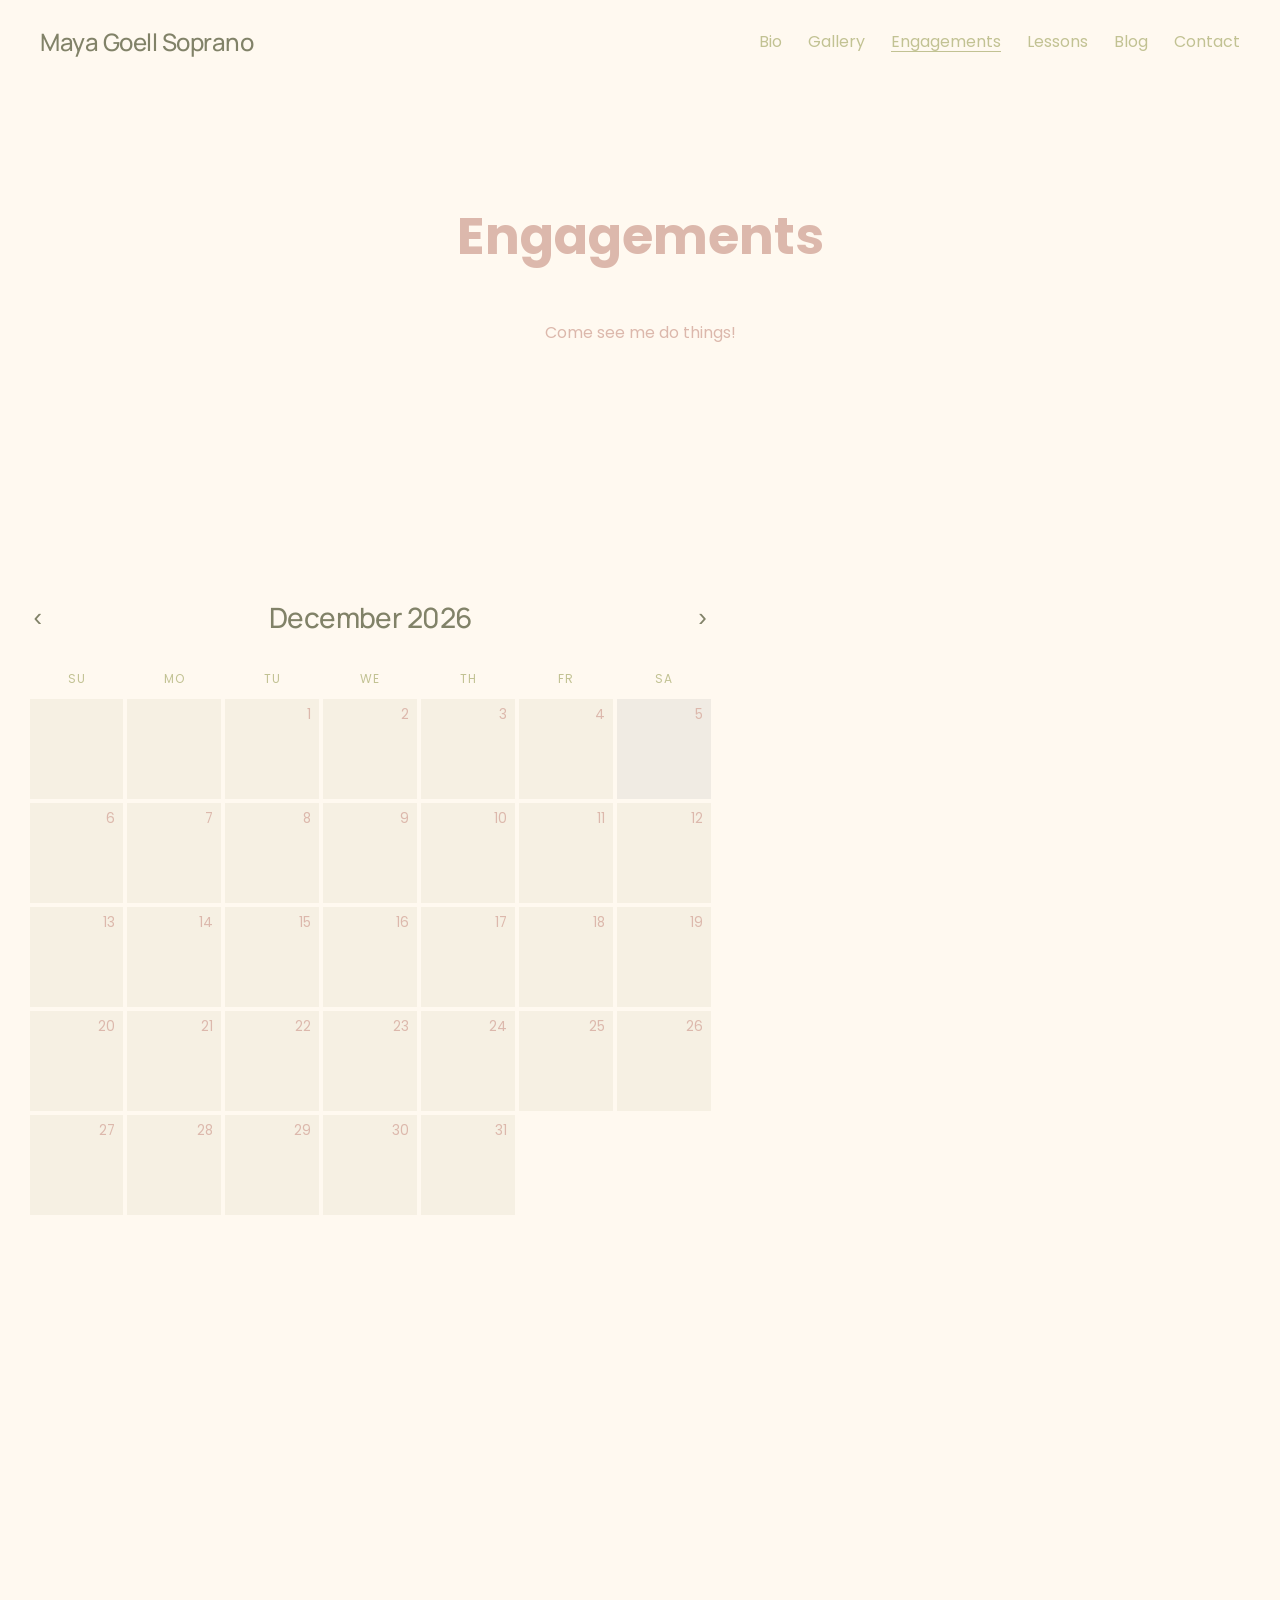
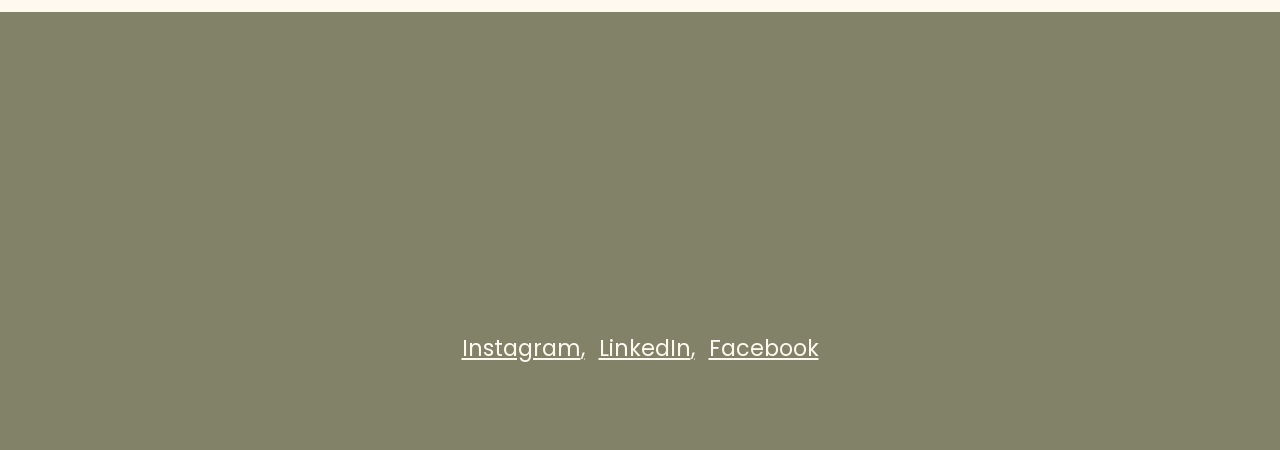
<file: engagements.html>
<!DOCTYPE html>
<html lang="en">
<head>
<meta charset="utf-8">
<meta name="viewport" content="width=device-width, initial-scale=1">
<title>Engagements &mdash; Maya Goell Soprano</title>
<!-- The ?t= number is a cache-buster: bump it on every publish so
     browsers fetch the fresh stylesheet instead of a stale copy. -->
<link rel="preconnect" href="https://fonts.googleapis.com">
<link rel="preconnect" href="https://fonts.gstatic.com" crossorigin>
<link href="https://fonts.googleapis.com/css2?family=Manrope:wght@500;700&family=Poppins:wght@400;500;700&display=swap" rel="stylesheet">
<!-- Animations, step one of two: this script runs before
     anything on the page paints and flags the page as
     "JavaScript is on". That flag is what lets style.css start
     the .reveal blocks hidden (see the Motion section there);
     without JavaScript the flag never appears and every block
     simply shows, so nothing can be left invisible. Step two
     is animations.js, loaded below, which watches the blocks
     and reveals each as it scrolls into view. The setTimeout
     is a safety net: if animations.js ever fails to load, the
     flag comes back off and the page shows plainly instead of
     staying hidden. -->
<script>
document.documentElement.classList.add("js-reveal");
setTimeout(function () {
  if (!window.mayaRevealReady) {
    document.documentElement.classList.remove("js-reveal");
  }
}, 2000);
</script>
<link rel="stylesheet" href="style.css?t=1794772944">
<script src="animations.js?t=1794772944" defer></script>
</head>
<body>

<!-- hdr-bold: this page's header carries the original's
     "white-bold" theme, whose nav links are pale sage (the
     title stays olive). See "Header colors, per page" in
     style.css. -->
<header class="hdr-bold">
  <div class="site-title"><a href="index.html">Maya Goell Soprano</a></div>
  <!-- Mobile menu button: only shown with JavaScript on, at
       phone widths (see "Mobile navigation" in style.css). -->
  <button type="button" class="nav-toggle" aria-expanded="false" aria-label="Menu">
    <span></span><span></span><span></span>
  </button>
  <nav>
    <a href="index.html">Bio</a>
    <a href="gallery.html">Gallery</a>
    <a href="engagements.html" class="active">Engagements</a>
    <a href="lessons.html">Lessons</a>
    <a href="blog.html">Blog</a>
    <a href="contact.html">Contact</a>
  </nav>
</header>

<main class="wrap page-engagements">

  <!-- On the original the title is a bold scaled-text paragraph,
       centered and peach, not a heading; .eng-title in style.css
       carries that look on this h1. -->
  <h1 class="eng-title reveal">Engagements</h1>
  <p class="lede reveal">Come see me do things!</p>

  <!-- Like the original: a month calendar on the left and the
       PosterMyWall widget on the right. The month grid is drawn
       by the script at the bottom of this page from events.json,
       a plain data file Muse maintains (see README, "Updating
       the calendar"). The widget is the exact same embed the
       live Squarespace page uses; it updates itself from
       PosterMyWall. -->
  <div class="calendar-row reveal">
    <div class="cal-box">
      <div class="cal-head">
        <button type="button" class="cal-arrow" id="cal-prev" aria-label="Previous month">&#8249;</button>
        <h2 class="cal-title" id="cal-title">Calendar</h2>
        <button type="button" class="cal-arrow" id="cal-next" aria-label="Next month">&#8250;</button>
      </div>
      <div class="cal-grid" id="cal-grid"></div>
      <div id="cal-events"></div>
    </div>
    <div class="cal-widget">
      <iframe class="calendar-embed" title="Event calendar"
        src="https://www.postermywall.com/index.php/e/embeddedEventCalendar/6246084759e29c50f38142f4f7080a36?pmw=1"></iframe>
    </div>
  </div>

</main>

<!-- Event popup: hidden until an event day or list entry is
     clicked. The script below fills in the fields, and the
     "Add to calendar" row offers a Google Calendar link and an
     .ics file download (Apple Calendar / Outlook). -->
<div class="cal-modal-backdrop" id="cal-modal" hidden>
  <div class="cal-modal" role="dialog" aria-modal="true" aria-labelledby="cal-modal-title">
    <button type="button" class="cal-modal-close" id="cal-modal-close" aria-label="Close">&times;</button>
    <h3 id="cal-modal-title"></h3>
    <p id="cal-modal-when"></p>
    <p id="cal-modal-where"></p>
    <p id="cal-modal-linkrow"><a id="cal-modal-link" href="#">Event page</a></p>
    <p class="cal-modal-add">Add to calendar:</p>
    <p>
      <a class="button" id="cal-modal-google" href="#" target="_blank" rel="noopener">Google Calendar</a>
      <button type="button" class="button" id="cal-modal-ics">Apple / Outlook (.ics)</button>
    </p>
  </div>
</div>

<footer>
  <a href="https://www.instagram.com/maya_goell_/">Instagram</a>
  <a href="https://www.linkedin.com/company/squarespace">LinkedIn</a>
  <a href="https://www.facebook.com/maya.goell">Facebook</a>
</footer>

<script>
// ----- Engagements month calendar -----
// The grid above is drawn from events.json, a plain data file
// sitting next to this page. Each event in it looks like:
//   { "date": "2026-11-20", "title": "Concert", "time": "19:30",
//     "location": "Some Hall", "url": "https://..." }
// Only date and title are required; time is 24-hour "HH:MM".
// If events.json cannot be loaded, the calendar still draws,
// just empty: the fetch at the bottom falls back to an empty
// list instead of breaking the page.

var events = [];                    // filled in by the fetch below
var today = new Date();
var viewYear = today.getFullYear(); // the month on screen starts
var viewMonth = today.getMonth();   // at the current month (0 = Jan)
var currentEvent = null;            // the event in the open popup
var lastTrigger = null;             // what opened the popup (focus return)

var MONTHS = ["January", "February", "March", "April", "May", "June",
              "July", "August", "September", "October", "November", "December"];
var DOWS = ["SU", "MO", "TU", "WE", "TH", "FR", "SA"];

// Parse "2026-11-20" into a local Date. Splitting by hand avoids
// the timezone shift in new Date("2026-11-20"), which parses as
// UTC and can land on the previous evening in California.
function parseDate(str) {
  var p = String(str).split("-");
  return new Date(+p[0], +p[1] - 1, +p[2]);
}

function sameDay(a, b) {
  return a.getFullYear() === b.getFullYear()
      && a.getMonth() === b.getMonth()
      && a.getDate() === b.getDate();
}

function eventsOn(date) {
  return events.filter(function (ev) { return sameDay(parseDate(ev.date), date); });
}

function eventsInMonth(year, month) {
  return events
    .filter(function (ev) {
      var d = parseDate(ev.date);
      return d.getFullYear() === year && d.getMonth() === month;
    })
    .sort(function (a, b) { return parseDate(a.date) - parseDate(b.date); });
}

// "19:30" -> { h: 19, m: 30 }. Anything else (or no time at all)
// returns null, and the rest of the code treats the event as
// all-day. The popup still shows the raw time text either way.
function parseTime(ev) {
  if (!ev.time) return null;
  var match = /^(\d{1,2}):(\d{2})/.exec(ev.time);
  if (!match) return null;
  return { h: +match[1], m: +match[2] };
}

function timeLabel(ev) {
  var t = parseTime(ev);
  if (!t) return ev.time || "";
  return new Date(2000, 0, 1, t.h, t.m)
    .toLocaleTimeString("en-US", { hour: "numeric", minute: "2-digit" });
}

// Escape text before it goes into innerHTML, so a title with an
// & or < in it cannot break the markup.
function esc(s) {
  return String(s == null ? "" : s).replace(/[&<>"']/g, function (c) {
    return { "&": "&amp;", "<": "&lt;", ">": "&gt;", '"': "&quot;", "'": "&#39;" }[c];
  });
}

function pad(n) { return (n < 10 ? "0" : "") + n; }
function stampDate(d) { return d.getFullYear() + pad(d.getMonth() + 1) + pad(d.getDate()); }
function stampTime(d) { return stampDate(d) + "T" + pad(d.getHours()) + pad(d.getMinutes()) + "00"; }
function stampUtc(d) {
  return d.getUTCFullYear() + pad(d.getUTCMonth() + 1) + pad(d.getUTCDate())
       + "T" + pad(d.getUTCHours()) + pad(d.getUTCMinutes()) + pad(d.getUTCSeconds()) + "Z";
}

// The event's start and end as Dates. With no known end time,
// a timed event is assumed to run 2 hours; an all-day event
// runs to the start of the next day.
function eventSpan(ev) {
  var day = parseDate(ev.date);
  var t = parseTime(ev);
  if (t) {
    var start = new Date(day.getFullYear(), day.getMonth(), day.getDate(), t.h, t.m);
    return { start: start, end: new Date(start.getTime() + 2 * 60 * 60 * 1000), timed: true };
  }
  return {
    start: day,
    end: new Date(day.getFullYear(), day.getMonth(), day.getDate() + 1),
    timed: false
  };
}

// ----- The popup -----
var modal = document.getElementById("cal-modal");

function openEvent(ev, trigger) {
  currentEvent = ev;
  lastTrigger = trigger || null;
  document.getElementById("cal-modal-title").textContent = ev.title;
  var when = parseDate(ev.date).toLocaleDateString("en-US",
    { weekday: "long", month: "long", day: "numeric", year: "numeric" });
  var tl = timeLabel(ev);
  if (tl) when += " \u00B7 " + tl;
  document.getElementById("cal-modal-when").textContent = when;
  var where = document.getElementById("cal-modal-where");
  where.textContent = ev.location || "";
  where.hidden = !ev.location;
  var linkRow = document.getElementById("cal-modal-linkrow");
  var link = document.getElementById("cal-modal-link");
  if (ev.url) { link.href = ev.url; linkRow.hidden = false; } else { linkRow.hidden = true; }
  document.getElementById("cal-modal-google").href = googleUrl(ev);
  modal.hidden = false;
  // Send keyboard focus to the close button so the popup can be
  // dismissed without reaching for the mouse.
  document.getElementById("cal-modal-close").focus();
}

function closeEvent() {
  modal.hidden = true;
  if (lastTrigger) lastTrigger.focus();
}

document.getElementById("cal-modal-close").addEventListener("click", closeEvent);
// A click on the dimmed backdrop (not on the card itself) closes.
modal.addEventListener("click", function (e) { if (e.target === modal) closeEvent(); });
document.addEventListener("keydown", function (e) {
  if (e.key === "Escape" && !modal.hidden) closeEvent();
});
document.getElementById("cal-modal-ics").addEventListener("click", function () {
  if (currentEvent) downloadIcs(currentEvent);
});

// ----- "Add to calendar": Google -----
// Google Calendar's template link takes the event in the query
// string. Timed events use floating local times
// (YYYYMMDDTHHMMSS, no timezone suffix, so Google shows them in
// the viewer's own zone); all-day events use a date range.
function googleUrl(ev) {
  var span = eventSpan(ev);
  var dates = span.timed
    ? stampTime(span.start) + "/" + stampTime(span.end)
    : stampDate(span.start) + "/" + stampDate(span.end);
  var url = "https://calendar.google.com/calendar/render?action=TEMPLATE"
    + "&text=" + encodeURIComponent(ev.title)
    + "&dates=" + encodeURIComponent(dates);
  if (ev.location) url += "&location=" + encodeURIComponent(ev.location);
  if (ev.url) url += "&details=" + encodeURIComponent(ev.url);
  return url;
}

// ----- "Add to calendar": Apple / Outlook (.ics) -----
// Builds a one-event .ics file in the browser and downloads it;
// no server involved. Commas, semicolons and backslashes in
// text fields must be escaped, per the iCalendar format.
function icsEscape(s) {
  return String(s).replace(/\\/g, "\\\\").replace(/;/g, "\\;")
                  .replace(/,/g, "\\,").replace(/\n/g, "\\n");
}

function downloadIcs(ev) {
  var span = eventSpan(ev);
  var lines = [
    "BEGIN:VCALENDAR",
    "VERSION:2.0",
    "PRODID:-//Maya Goell Soprano//Events//EN",
    "BEGIN:VEVENT",
    "UID:" + ev.date + "-" + ev.title.replace(/[^a-z0-9]+/gi, "-").toLowerCase() + "@mayagoellsoprano",
    "DTSTAMP:" + stampUtc(new Date())
  ];
  if (span.timed) {
    lines.push("DTSTART:" + stampTime(span.start));
    lines.push("DTEND:" + stampTime(span.end));
  } else {
    lines.push("DTSTART;VALUE=DATE:" + stampDate(span.start));
    lines.push("DTEND;VALUE=DATE:" + stampDate(span.end));
  }
  lines.push("SUMMARY:" + icsEscape(ev.title));
  if (ev.location) lines.push("LOCATION:" + icsEscape(ev.location));
  if (ev.url) lines.push("DESCRIPTION:" + icsEscape(ev.url));
  lines.push("END:VEVENT", "END:VCALENDAR");

  var blob = new Blob([lines.join("\r\n")], { type: "text/calendar" });
  var a = document.createElement("a");
  a.href = URL.createObjectURL(blob);
  a.download = ev.title.replace(/[^a-z0-9]+/gi, "-").toLowerCase() + ".ics";
  document.body.appendChild(a);
  a.click();
  a.remove();
  setTimeout(function () { URL.revokeObjectURL(a.href); }, 1000);
}

// ----- Drawing the month -----
function render() {
  document.getElementById("cal-title").textContent = MONTHS[viewMonth] + " " + viewYear;

  var html = "";
  DOWS.forEach(function (d) { html += '<div class="cal-dow">' + d + "</div>"; });
  var startBlank = new Date(viewYear, viewMonth, 1).getDay(); // 0 = Sunday
  var daysInMonth = new Date(viewYear, viewMonth + 1, 0).getDate();
  var i, d, date, dayEvents, cls;
  for (i = 0; i < startBlank; i++) html += '<div class="cal-day cal-blank"></div>';
  for (d = 1; d <= daysInMonth; d++) {
    date = new Date(viewYear, viewMonth, d);
    dayEvents = eventsOn(date);
    cls = "cal-day";
    if (sameDay(date, today)) cls += " today";
    if (dayEvents.length) {
      // Event days are real buttons, so they are focusable and
      // clickable by keyboard as well as mouse. A day with
      // several events opens the first; every event is also in
      // the list under the grid, each opening its own popup.
      html += '<button type="button" class="' + cls + '" data-day="' + d + '">'
           + d + "</button>";
    } else {
      html += '<div class="' + cls + '">' + d + "</div>";
    }
  }
  var grid = document.getElementById("cal-grid");
  grid.innerHTML = html;
  grid.querySelectorAll("button.cal-day").forEach(function (btn) {
    btn.addEventListener("click", function () {
      var found = eventsOn(new Date(viewYear, viewMonth, +btn.getAttribute("data-day")));
      if (found.length) openEvent(found[0], btn);
    });
  });

  // The month's events under the grid, each opening its popup.
  // An empty month shows NOTHING under the grid: the original's
  // calendar has no "no events" line (its only empty-state text
  // lives inside the PosterMyWall widget), so the box is just
  // left empty.
  var listBox = document.getElementById("cal-events");
  var monthEvents = eventsInMonth(viewYear, viewMonth);
  if (!monthEvents.length) {
    listBox.innerHTML = "";
    return;
  }
  var items = monthEvents.map(function (ev, idx) {
    var label = parseDate(ev.date).toLocaleDateString("en-US",
      { weekday: "short", month: "short", day: "numeric" }) + " \u2014 " + esc(ev.title);
    var tl = timeLabel(ev);
    if (tl) label += ", " + esc(tl);
    if (ev.location) label += " \u00B7 " + esc(ev.location);
    return '<li><button type="button" class="cal-event-btn" data-idx="' + idx + '">'
         + label + "</button></li>";
  });
  listBox.innerHTML = '<ul class="cal-event-list">' + items.join("") + "</ul>";
  listBox.querySelectorAll(".cal-event-btn").forEach(function (btn) {
    btn.addEventListener("click", function () {
      openEvent(monthEvents[+btn.getAttribute("data-idx")], btn);
    });
  });
}

document.getElementById("cal-prev").addEventListener("click", function () {
  viewMonth--;
  if (viewMonth < 0) { viewMonth = 11; viewYear--; }
  render();
});
document.getElementById("cal-next").addEventListener("click", function () {
  viewMonth++;
  if (viewMonth > 11) { viewMonth = 0; viewYear++; }
  render();
});

// Draw right away (empty if need be), then draw again once the
// events arrive. A failed fetch leaves the empty calendar up.
render();
fetch("events.json")
  .then(function (r) { return r.json(); })
  .then(function (data) {
    events = (data && data.constructor === Array) ? data : [];
    render();
  })
  .catch(function () { /* the empty calendar is already drawn */ });
</script>

</body>
</html>
</file>
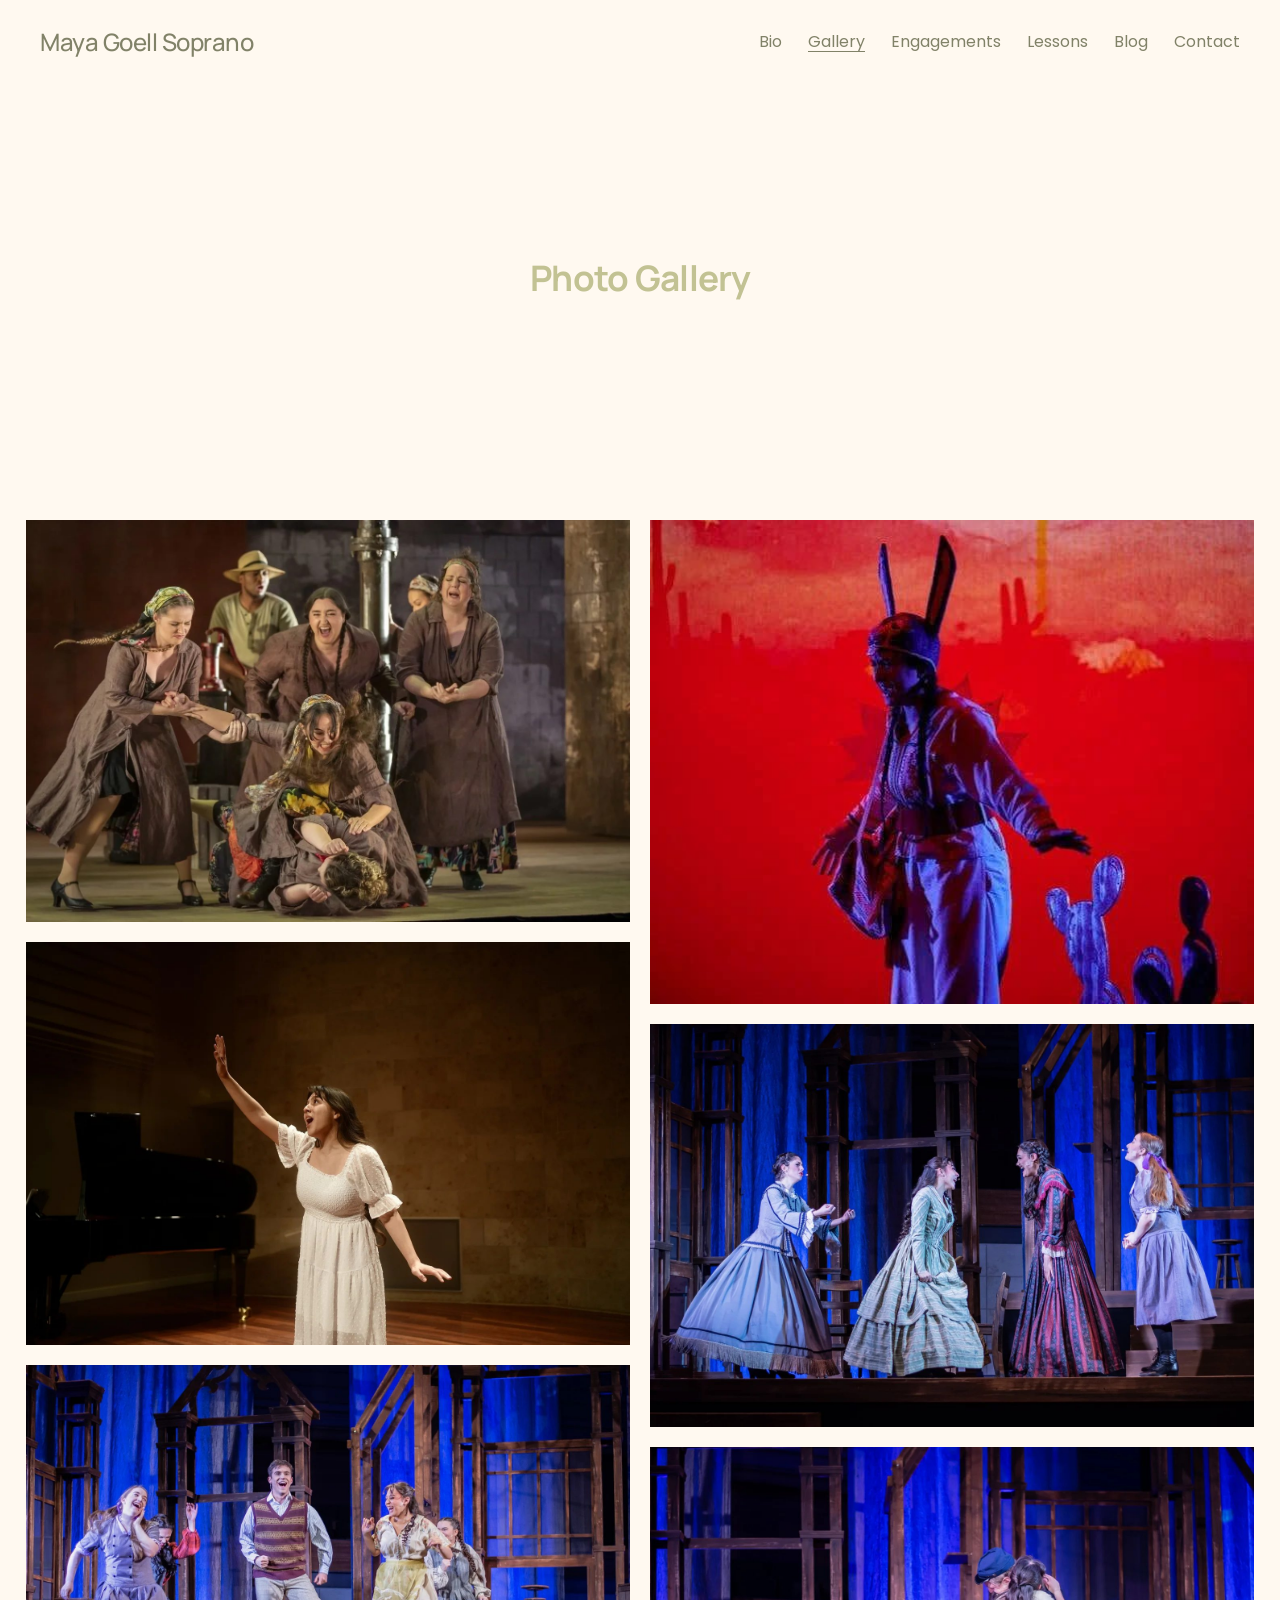
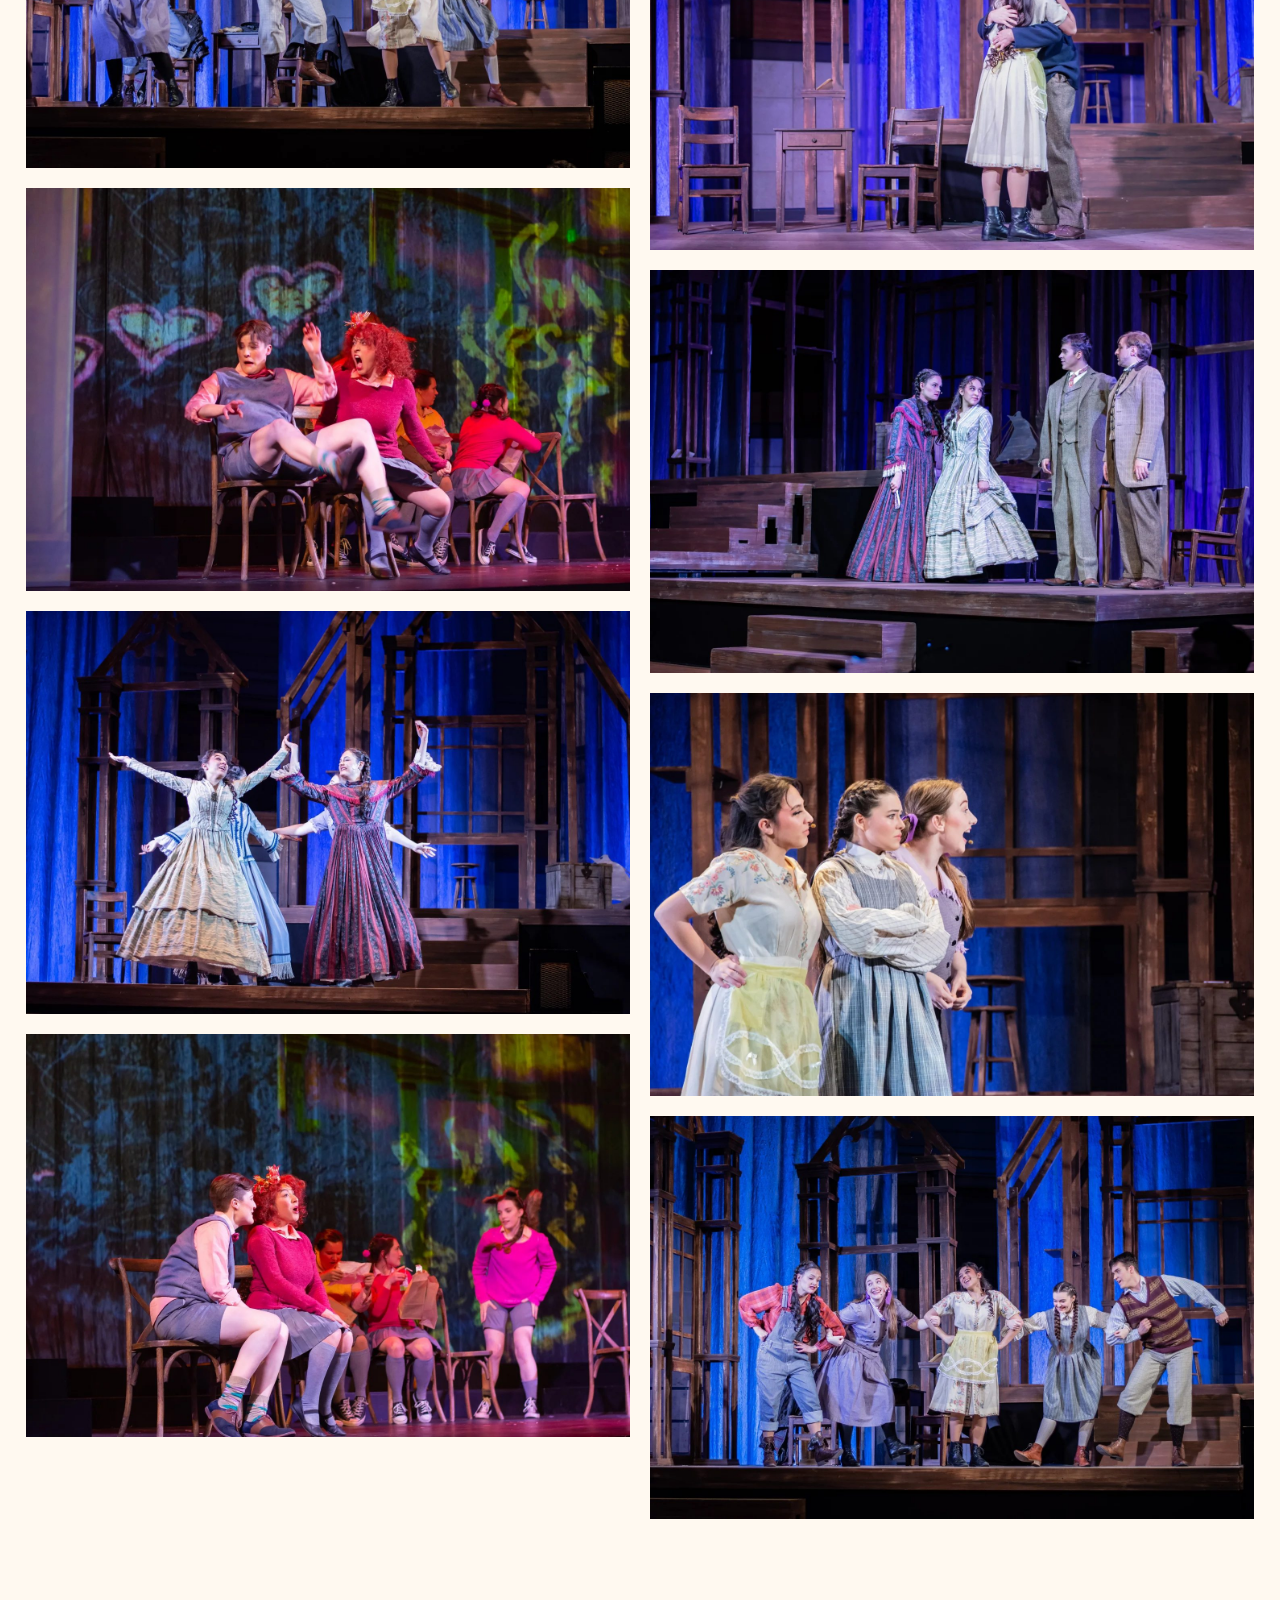
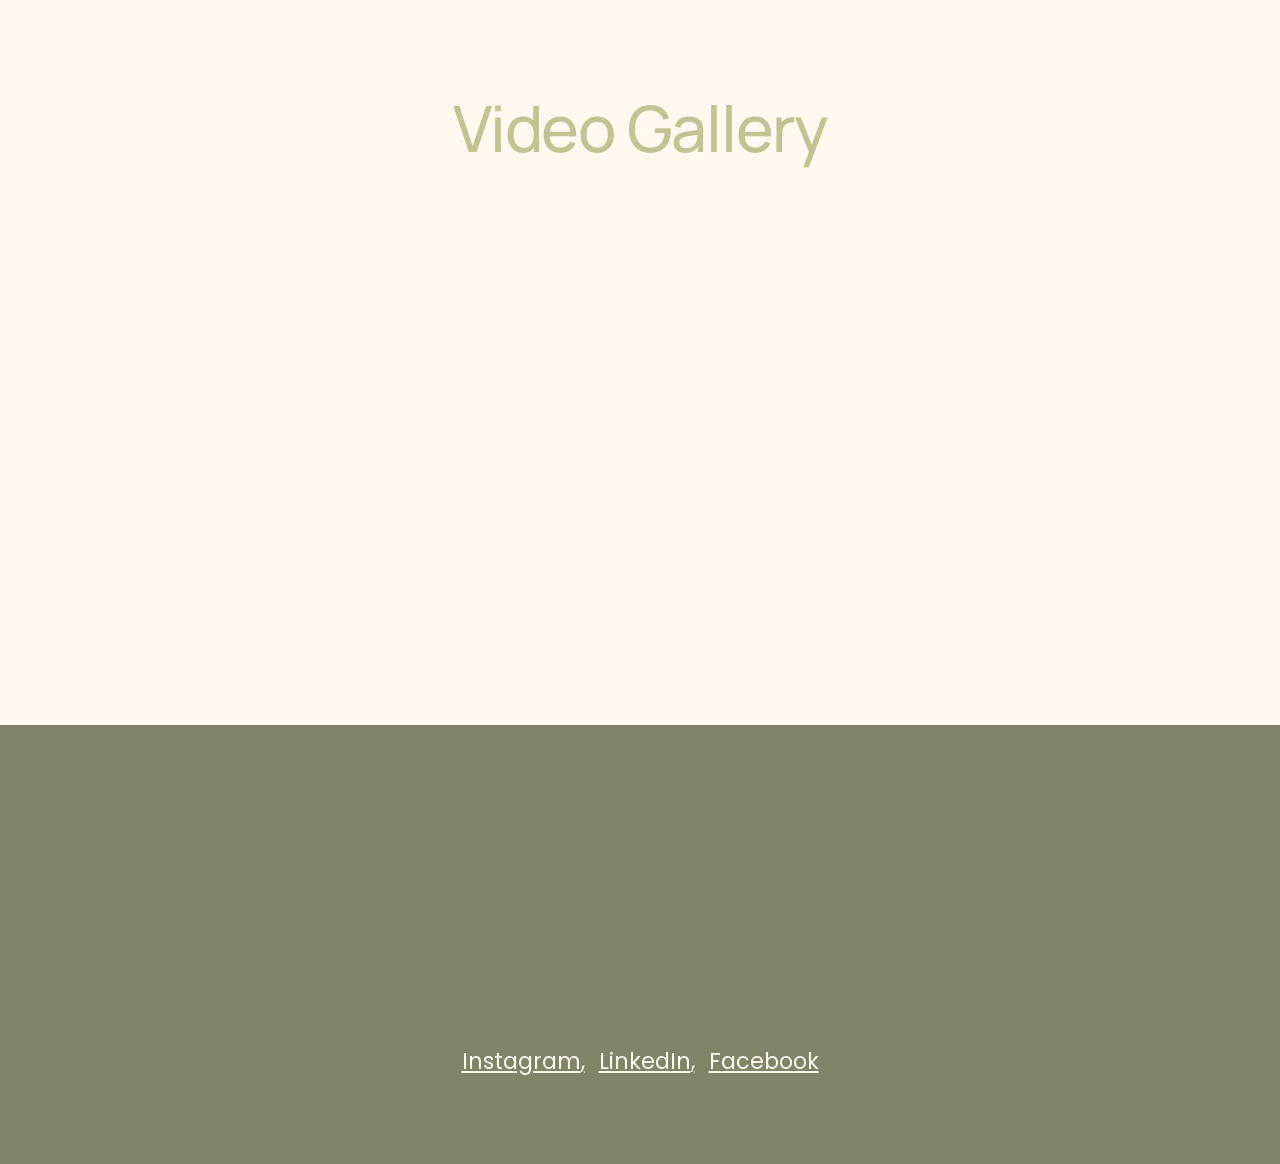
<file: gallery.html>
<!DOCTYPE html>
<html lang="en" class="gallery-page">
<head>
<meta charset="utf-8">
<meta name="viewport" content="width=device-width, initial-scale=1">
<title>Gallery &mdash; Maya Goell Soprano</title>
<!-- The ?t= number is a cache-buster: bump it on every publish so
     browsers fetch the fresh stylesheet instead of a stale copy. -->
<link rel="preconnect" href="https://fonts.googleapis.com">
<link rel="preconnect" href="https://fonts.gstatic.com" crossorigin>
<link href="https://fonts.googleapis.com/css2?family=Manrope:wght@500;700&family=Poppins:wght@400;500;700&display=swap" rel="stylesheet">
<!-- Animations, step one of two: this script runs before
     anything on the page paints and flags the page as
     "JavaScript is on". That flag is what lets style.css start
     the .reveal blocks hidden (see the Motion section there);
     without JavaScript the flag never appears and every block
     simply shows, so nothing can be left invisible. Step two
     is animations.js, loaded below, which watches the blocks
     and reveals each as it scrolls into view. The setTimeout
     is a safety net: if animations.js ever fails to load, the
     flag comes back off and the page shows plainly instead of
     staying hidden. -->
<script>
document.documentElement.classList.add("js-reveal");
setTimeout(function () {
  if (!window.mayaRevealReady) {
    document.documentElement.classList.remove("js-reveal");
  }
}, 2000);
</script>
<link rel="stylesheet" href="style.css?t=1794772944">
<script src="animations.js?t=1794772944" defer></script>
</head>
<body class="gallery-page">

<header>
  <div class="site-title"><a href="index.html">Maya Goell Soprano</a></div>
  <!-- Mobile menu button: only shown with JavaScript on, at
       phone widths (see "Mobile navigation" in style.css). -->
  <button type="button" class="nav-toggle" aria-expanded="false" aria-label="Menu">
    <span></span><span></span><span></span>
  </button>
  <nav>
    <a href="index.html">Bio</a>
    <a href="gallery.html" class="active">Gallery</a>
    <a href="engagements.html">Engagements</a>
    <a href="lessons.html">Lessons</a>
    <a href="blog.html">Blog</a>
    <a href="contact.html">Contact</a>
  </nav>
</header>

<main class="wrap page-gallery">

  <!-- On the original "Photo Gallery" is a mid-size heading set
       bold, and "Video Gallery" below is the full-size one;
       both are centered and pale sage (see style.css). -->
  <h1 class="center gallery-title reveal">Photo Gallery</h1>

  <!-- Same photos, in the same order, as the live site's gallery.
       The original's gallery is a masonry section: each photo
       goes into whichever column is currently shortest, so
       reading across the rows the photos stay in order. These
       photos are near-equal in height, so that works out to a
       strict alternation, and the two columns below are written
       out explicitly to match: odd-numbered photos on the left,
       even-numbered on the right, each at its natural shape.
       (A CSS-columns layout filled one column at a time and
       scrambled the visual order.) To add a photo: drop the
       file in assets/img/ and add its <img> line to whichever
       column is shorter.
       Each photo also carries its true position in an --o
       property. It does nothing at desktop width; at phone
       width style.css dissolves the two columns and uses
       these numbers to deal the photos back into 1-to-12
       order in the single stacked column, so the phone order
       matches the original's too. Keep the numbers in step
       when adding or moving a photo. -->
  <div class="gallery-grid">
    <div class="gallery-col">
      <img class="reveal reveal-fade" style="--o:1" src="assets/img/au-secours.jpg" alt="Maya Goell performing on stage">
      <img class="reveal reveal-fade" style="--o:3" src="assets/img/dsc05728.jpg" alt="Maya Goell performance photo">
      <img class="reveal reveal-fade" style="--o:5" src="assets/img/mia-1547.jpg" alt="Maya Goell performance photo">
      <img class="reveal reveal-fade" style="--o:7" src="assets/img/img-4834.jpg" alt="Maya Goell performance photo">
      <img class="reveal reveal-fade" style="--o:9" src="assets/img/img-4707.jpg" alt="Maya Goell performance photo">
      <img class="reveal reveal-fade" style="--o:11" src="assets/img/img-4833.jpg" alt="Maya Goell performance photo">
    </div>
    <div class="gallery-col">
      <img class="reveal reveal-fade" style="--o:2" src="assets/img/poncho-rabbit.jpg" alt="Poncho Rabbit production photo">
      <img class="reveal reveal-fade" style="--o:4" src="assets/img/mia-1151.jpg" alt="Maya Goell performance photo">
      <img class="reveal reveal-fade" style="--o:6" src="assets/img/mia-1695.jpg" alt="Maya Goell performance photo">
      <img class="reveal reveal-fade" style="--o:8" src="assets/img/img-4708.jpg" alt="Maya Goell performance photo">
      <img class="reveal reveal-fade" style="--o:10" src="assets/img/img-4705.jpg" alt="Maya Goell performance photo">
      <img class="reveal reveal-fade" style="--o:12" src="assets/img/img-4709.jpg" alt="Maya Goell performance photo">
    </div>
  </div>

  <!-- The original's gallery page ends with two performance
       videos, side by side. These iframes embed the exact same
       YouTube videos (ids psEn3e1jcck and wPABymC_z4g, read from
       the live page), in the original's own embed form: the
       plain youtube.com host with its oEmbed query
       (?feature=oembed), copied from its markup. An earlier
       pass used the youtube-nocookie host instead; the videos
       were the same, but the round-5 comparison caught the
       player chrome differing (the original's player shows
       Share and Watch later, ours showed only Copy link),
       so the embed form now matches the original's exactly. -->
  <h2 class="center video-title reveal">Video Gallery</h2>
  <!-- Each video sits in a .video-frame with the shape the
       original renders, true 16:9 (see style.css). The reveal
       class is on the frame, not the iframe, so the reveal's
       transform never fights the iframe's own layout. -->
  <div class="video-grid">
    <div class="video-frame reveal"><iframe src="https://www.youtube.com/embed/psEn3e1jcck?feature=oembed" title="Non Monsieur Mon Mari- Les Mamelles des Theresias" allow="accelerometer; autoplay; clipboard-write; encrypted-media; gyroscope; picture-in-picture; web-share" referrerpolicy="strict-origin-when-cross-origin" allowfullscreen></iframe></div>
    <div class="video-frame reveal"><iframe src="https://www.youtube.com/embed/wPABymC_z4g?feature=oembed" title="Presentation of the Rose from Der Rosenkavalier by Strauss" allow="accelerometer; autoplay; clipboard-write; encrypted-media; gyroscope; picture-in-picture; web-share" referrerpolicy="strict-origin-when-cross-origin" allowfullscreen></iframe></div>
  </div>

</main>

<footer>
  <a href="https://www.instagram.com/maya_goell_/">Instagram</a>
  <a href="https://www.linkedin.com/company/squarespace">LinkedIn</a>
  <a href="https://www.facebook.com/maya.goell">Facebook</a>
</footer>

</body>
</html>
</file>
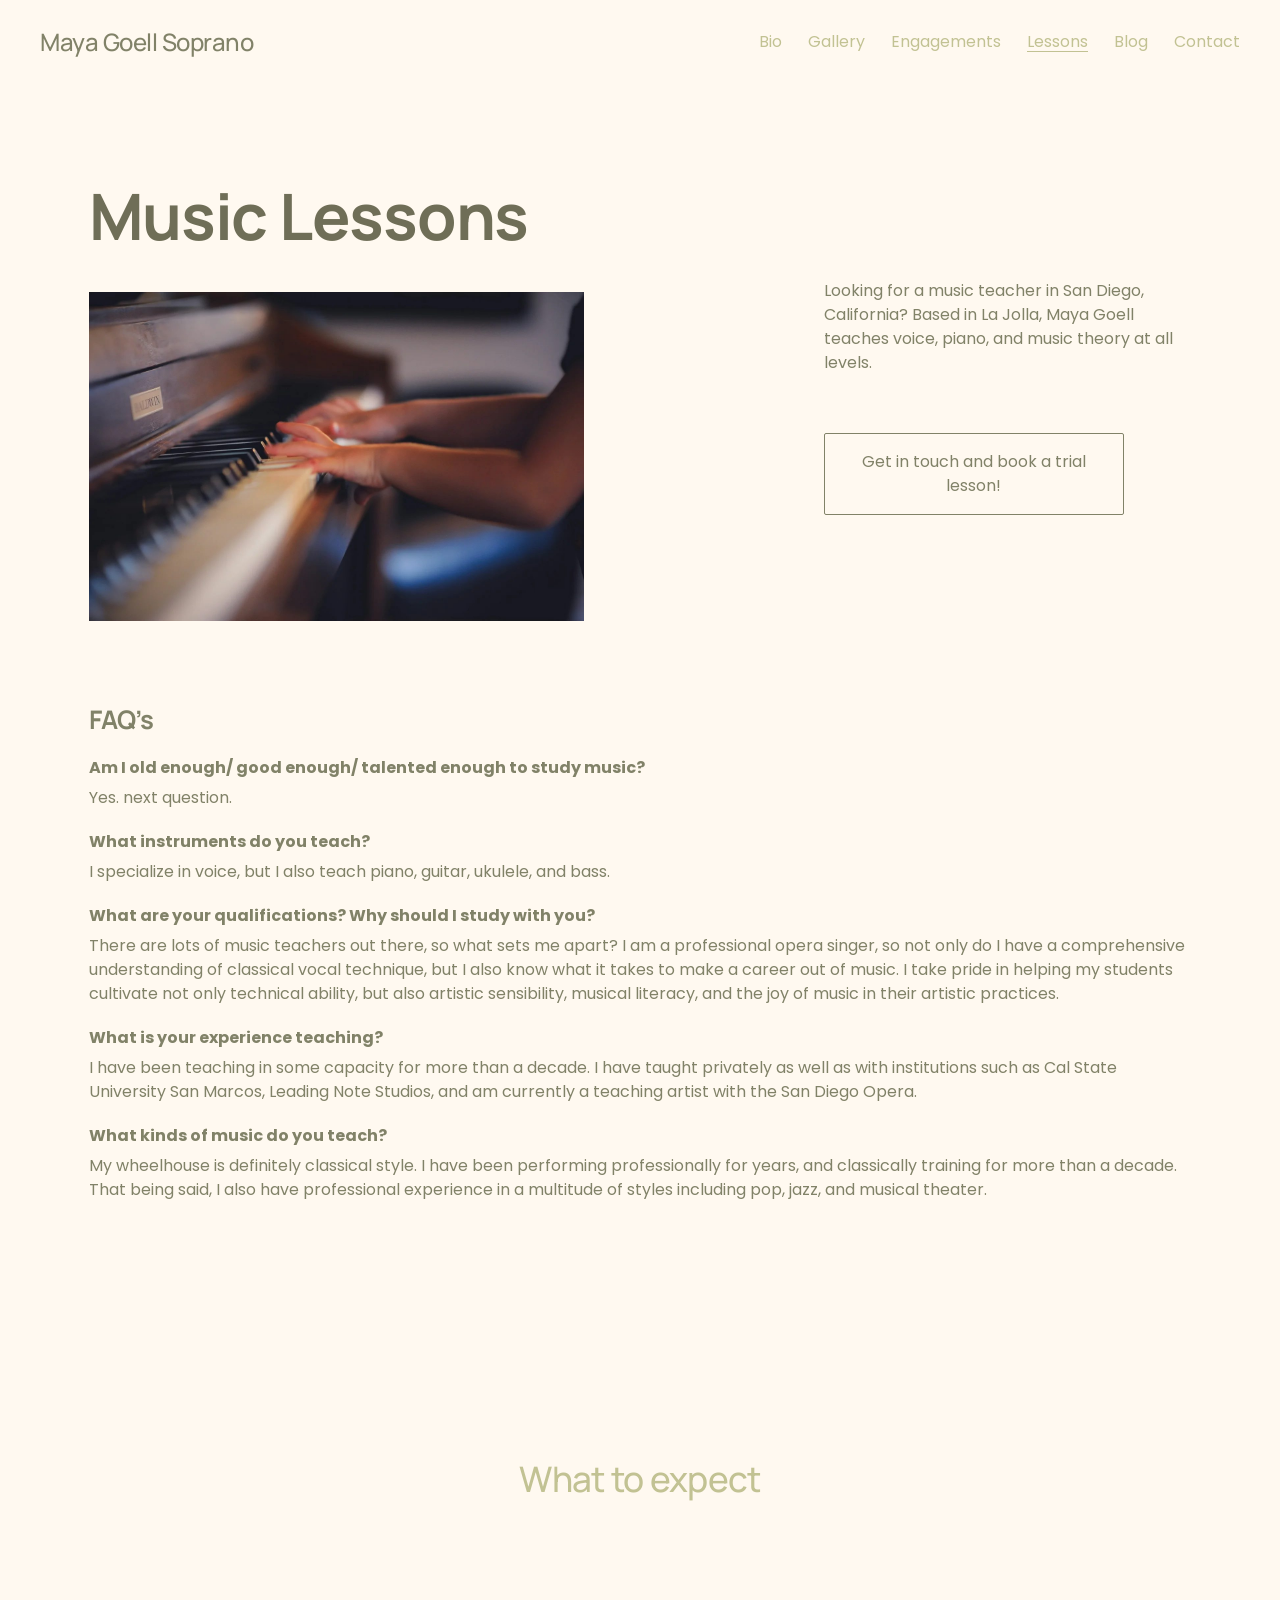
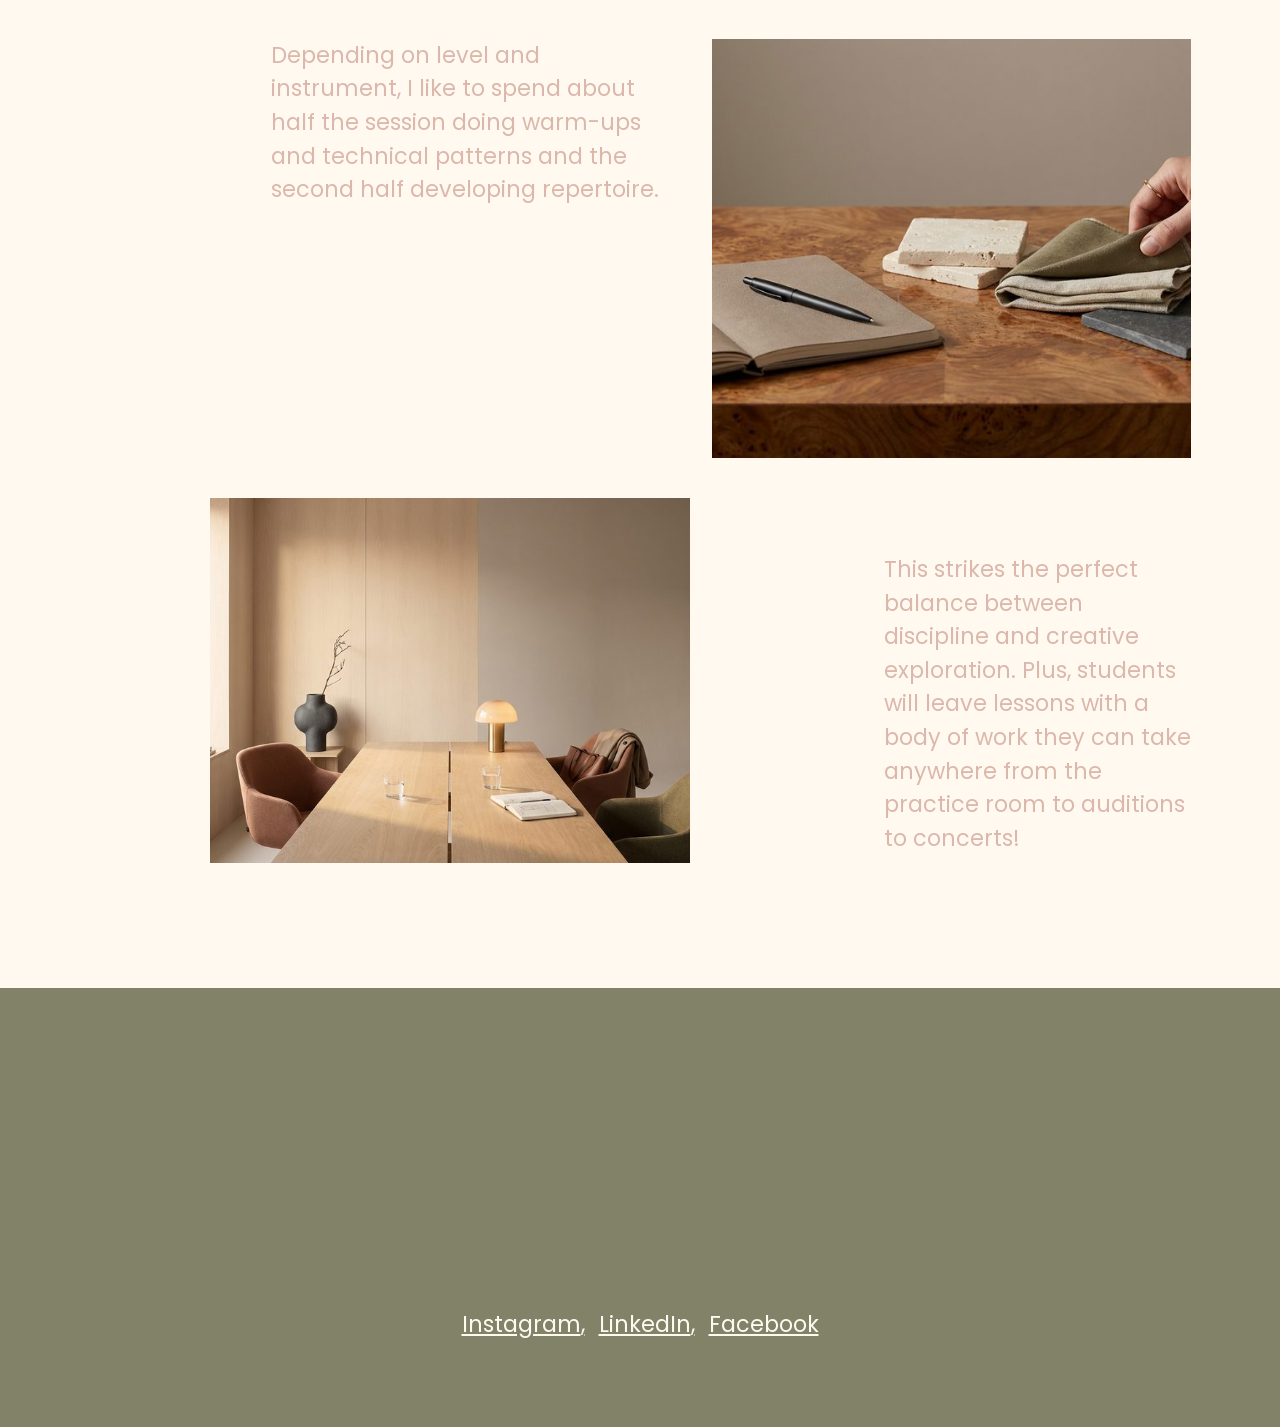
<file: lessons.html>
<!DOCTYPE html>
<html lang="en">
<head>
<meta charset="utf-8">
<meta name="viewport" content="width=device-width, initial-scale=1">
<title>Lessons &mdash; Maya Goell Soprano</title>
<!-- The ?t= number is a cache-buster: bump it on every publish so
     browsers fetch the fresh stylesheet instead of a stale copy. -->
<link rel="preconnect" href="https://fonts.googleapis.com">
<link rel="preconnect" href="https://fonts.gstatic.com" crossorigin>
<link href="https://fonts.googleapis.com/css2?family=Manrope:wght@500;700&family=Poppins:wght@400;500;700&display=swap" rel="stylesheet">
<!-- Animations, step one of two: this script runs before
     anything on the page paints and flags the page as
     "JavaScript is on". That flag is what lets style.css start
     the .reveal blocks hidden (see the Motion section there);
     without JavaScript the flag never appears and every block
     simply shows, so nothing can be left invisible. Step two
     is animations.js, loaded below, which watches the blocks
     and reveals each as it scrolls into view. The setTimeout
     is a safety net: if animations.js ever fails to load, the
     flag comes back off and the page shows plainly instead of
     staying hidden. -->
<script>
document.documentElement.classList.add("js-reveal");
setTimeout(function () {
  if (!window.mayaRevealReady) {
    document.documentElement.classList.remove("js-reveal");
  }
}, 2000);
</script>
<link rel="stylesheet" href="style.css?t=1794772944">
<script src="animations.js?t=1794772944" defer></script>
</head>
<body>

<!-- hdr-bold: this page's header carries the original's
     "white-bold" theme, whose nav links are pale sage (the
     title stays olive). See "Header colors, per page" in
     style.css. -->
<header class="hdr-bold">
  <div class="site-title"><a href="index.html">Maya Goell Soprano</a></div>
  <!-- Mobile menu button: only shown with JavaScript on, at
       phone widths (see "Mobile navigation" in style.css). -->
  <button type="button" class="nav-toggle" aria-expanded="false" aria-label="Menu">
    <span></span><span></span><span></span>
  </button>
  <nav>
    <a href="index.html">Bio</a>
    <a href="gallery.html">Gallery</a>
    <a href="engagements.html">Engagements</a>
    <a href="lessons.html" class="active">Lessons</a>
    <a href="blog.html">Blog</a>
    <a href="contact.html">Contact</a>
  </nav>
</header>

<main class="wrap page-lessons">

  <!-- Order matches the original: heading first, then the piano
       photo at the left beside the intro text at the right, with
       the trial-lesson call to action as a bordered button.
       .lessons-title and .lessons-intro-row carry this page's
       measured look from style.css: a darker, bolder heading,
       a 495px photo, and a narrow 480px text column. -->
  <h1 class="lessons-title reveal">Music Lessons</h1>

  <div class="side-by-side lessons-intro-row">
    <img class="side-photo reveal" src="assets/img/lessons-hero.jpg" alt="Music lessons">
    <div class="side-main lessons-intro">
      <p class="reveal">Looking for a music teacher in San Diego, California? Based in La Jolla, Maya Goell teaches voice, piano, and music theory at all levels.</p>
      <p class="reveal"><a class="button lessons-cta" href="contact.html">Get in touch and book a trial lesson!</a></p>
    </div>
  </div>

  <!-- On the original the FAQ heading and questions are small:
       questions are plain bold text, not large headings, so they
       are <p> tags with the .faq-q style here. The whole block,
       answers included, is in the accent olive there, which the
       .faq wrapper carries. -->
  <div class="faq">
  <h2 class="faq-heading reveal">FAQ&rsquo;s</h2>

  <p class="faq-q reveal">Am I old enough/ good enough/ talented enough to study music?</p>
  <p class="reveal">Yes. next question.</p>

  <p class="faq-q reveal">What instruments do you teach?</p>
  <p class="reveal">I specialize in voice, but I also teach piano, guitar, ukulele, and bass.</p>

  <p class="faq-q reveal">What are your qualifications? Why should I study with you?</p>
  <p class="reveal">There are lots of music teachers out there, so what sets me apart? I am a professional opera singer, so not only do I have a comprehensive understanding of classical vocal technique, but I also know what it takes to make a career out of music. I take pride in helping my students cultivate not only technical ability, but also artistic sensibility, musical literacy, and the joy of music in their artistic practices.</p>

  <p class="faq-q reveal">What is your experience teaching?</p>
  <p class="reveal">I have been teaching in some capacity for more than a decade. I have taught privately as well as with institutions such as Cal State University San Marcos, Leading Note Studios, and am currently a teaching artist with the San Diego Opera.</p>

  <p class="faq-q reveal">What kinds of music do you teach?</p>
  <p class="reveal">My wheelhouse is definitely classical style. I have been performing professionally for years, and classically training for more than a decade. That being said, I also have professional experience in a multitude of styles including pop, jazz, and musical theater.</p>
  </div>

  <!-- "What to expect" zigzags on the original: the first
       paragraph sits at the left with a photo at its right, then
       a photo at the left with the second paragraph at its
       right. The two photos are the same two that used to stand
       full-width above this section. Which of the remake's two
       decor files is which: on the original the right-hand photo
       comes first in the page's markup, so the files are placed
       in that same order here (decor-2 right, decor-1 left). -->
  <h2 class="expect-heading reveal">What to expect</h2>
  <div class="side-by-side expect-row">
    <div class="side-main">
      <p class="reveal">Depending on level and instrument, I like to spend about half the session doing warm-ups and technical patterns and the second half developing repertoire.</p>
    </div>
    <img class="side-photo reveal" src="assets/img/lessons-decor-2.jpg" alt="">
  </div>
  <div class="side-by-side expect-row expect-row-2">
    <img class="side-photo reveal" src="assets/img/lessons-decor-1.jpg" alt="">
    <div class="side-main">
      <p class="reveal">This strikes the perfect balance between discipline and creative exploration. Plus, students will leave lessons with a body of work they can take anywhere from the practice room to auditions to concerts!</p>
    </div>
  </div>

</main>

<footer>
  <a href="https://www.instagram.com/maya_goell_/">Instagram</a>
  <a href="https://www.linkedin.com/company/squarespace">LinkedIn</a>
  <a href="https://www.facebook.com/maya.goell">Facebook</a>
</footer>

</body>
</html>
</file>
<file: style.css>
/* ============================================================
   Maya Goell Soprano - one shared stylesheet for every page.
   Plain CSS only: no frameworks, no build step. Edit a rule
   here and it changes on all pages at once, which is WHY all
   styling lives in this single file instead of per-page.

   The look is matched to the original Squarespace site:
   same two fonts (Manrope for headings, Poppins for text),
   same warm cream background, same muted olive for headings
   and links, same soft peach for body text, and an olive
   footer band. The exact colors were read from the original
   site's own palette settings, so this file uses those same
   values instead of close guesses.
   ============================================================ */

/* Simple reset so spacing behaves the same in every browser. */
* { margin: 0; padding: 0; box-sizing: border-box; }

body {
  /* Poppins is the original site's text font, regular weight,
     with its 1.5 line height. */
  font-family: "Poppins", Helvetica, Arial, sans-serif;
  font-weight: 400;
  line-height: 1.5;
  /* The original's palette names this soft peach as its "black",
     so body text really is peach on cream over there. We use the
     same pairing so the remake feels like the same site. */
  color: #DCB8AC;
  /* Warm cream, the original site's background color. */
  background: #FFF9F0;
}

/* Page column: the original is a wide, airy layout. Measured
   on the rendered original at desktop width, its content
   starts about 222px from the left edge and the inner column
   runs about 1470px wide, so the column here is 1550px with a
   slim 2vw gutter inside it: at 1919px wide that lands the
   content's left edge at 222px, matching the measurement.
   (An earlier pass used 1450px with a 4vw gutter, which put
   the content about 80px too far right.) On small screens the
   gutter goes back up so text never hugs the edge. */
.wrap { max-width: 1550px; margin: 0 auto; padding: 0 2vw; }
@media (max-width: 800px) {
  .wrap { padding: 0 5vw; }
}

/* ---------- Header / navigation ---------- */
/* The original header is a full-width bar: site title on the
   left, navigation on the right, cream background. It stays
   pinned to the top of the screen when scrolling, which is
   what position: sticky gives us here in plain CSS. */
header {
  position: sticky;
  top: 0;
  z-index: 10;
  display: flex;
  align-items: center;
  justify-content: space-between;
  flex-wrap: wrap;
  gap: 10px 24px;
  /* The side padding is a fixed 40px, not a viewport
     fraction: on the rendered original the site title
     starts about 40px from the window's left edge and the
     nav ends about 40px from the right (round-7
     comparison), where the 4vw this rule used to carry put
     both about 75px in at desktop width. The mobile layout
     rides the same padding: title and hamburger sit inside
     it the same way. */
  padding: 24px 40px;
  background: #FFF9F0;
  /* No shadow and no border under the bar: the original's
     header sits flat on the page (a round-4 comparison caught
     the faint shadow line this rule used to draw and flagged
     it as a difference). The background still eases as the
     header settles into its solid bar on scroll (see "Header
     colors, per page" below and the Motion section at the
     bottom), and the vertical padding eases too, because the
     scrolled bar is a little shorter than the at-top one. */
  transition: background-color 0.3s ease, padding 0.3s ease;
}

.site-title {
  /* Site title uses the heading font on the original too,
     at 1.5rem in the accent olive. */
  font-family: "Manrope", Helvetica, Arial, sans-serif;
  font-weight: 500;
  font-size: 1.5rem;
  letter-spacing: -0.02em;
}
.site-title a {
  color: #818268;
  text-decoration: none;
  /* Eases between the header's states (over the Contact
     photo, into that page's pink scrolled bar) instead of
     snapping; see "Header colors, per page" further down. */
  transition: color 0.3s ease;
}

nav { display: flex; flex-wrap: wrap; gap: 6px 26px; }
nav a {
  color: #818268;
  text-decoration: none;
  font-size: 1rem;
  /* Gentle color ease on hover, like the original's soft
     transitions (see the Motion section at the bottom). */
  transition: color 0.25s ease;
}
/* The original underlines the nav item for the page you are on,
   so the .active link in each page's nav gets the underline. */
nav a:hover, nav a.active { text-decoration: underline; text-underline-offset: 4px; }
nav a:hover { color: #6F6E57; }

/* ---------- Mobile navigation ----------
   The original is Squarespace 7.1, which collapses its nav
   behind a hamburger button at phone widths. Ours does the
   same below 800px, in the site's usual pattern: the motion
   is a CSS transition and JavaScript (animations.js) only
   flips a class. The details that matter:
   - The button is shown ONLY under .js-reveal, the flag the
     head script sets when JavaScript is running. With
     JavaScript off there is no dead button, and the hidden
     state below never applies either, so the nav simply
     shows its links stacked under the title (the header's
     flex-wrap already does that) instead of hiding them
     behind a button that cannot work.
   - The closed panel is max-height: 0 with visibility:
     hidden, not display: none, so opening and closing can
     actually transition, and the hidden links stay out of
     the tab order while closed.
   - The header's row gap is zeroed at this width so the
     closed (zero-height) panel leaves no phantom gap under
     the title; the open panel makes its own air with padding. */
.nav-toggle { display: none; }
@media (max-width: 800px) {
  header { row-gap: 0; }
  .js-reveal .nav-toggle {
    display: block;
    background: none;
    border: 0;
    cursor: pointer;
    padding: 8px;
  }
  /* The hamburger's three lines, drawn in the header's own
     text color: olive on the cream pages, cream over the
     Contact photo (and still cream on Contact's pink
     scrolled bar, where the title is white too). */
  .nav-toggle span {
    display: block;
    width: 26px;
    height: 2px;
    background: #818268;
    margin: 5px 0;
  }
  header.hdr-dark .nav-toggle span { background: #FFF9F0; }
  /* When the menu is open the three lines become an x, like
     the original's menu button: the outer lines slide to the
     middle line's place and rotate, the middle one fades.
     The spans are 2px tall with 5px margins, so their centers
     sit 7px apart; 7px is the slide that stacks them. */
  .nav-toggle span { transition: transform 0.3s ease, opacity 0.3s ease; }
  header.nav-open .nav-toggle span:nth-child(1) { transform: translateY(7px) rotate(45deg); }
  header.nav-open .nav-toggle span:nth-child(2) { opacity: 0; }
  header.nav-open .nav-toggle span:nth-child(3) { transform: translateY(-7px) rotate(-45deg); }
  .js-reveal header nav {
    flex-basis: 100%;
    flex-direction: column;
    flex-wrap: nowrap;
    gap: 14px;
    max-height: 0;
    overflow: hidden;
    opacity: 0;
    visibility: hidden;
    padding: 0 4px;
    transition: max-height 0.35s ease, opacity 0.3s ease,
      visibility 0.35s ease, padding 0.35s ease;
  }
  /* The open panel gets a solid background of its own: on the
     cream pages the header bar behind it may still be
     transparent (the .js-reveal start state), and on Contact
     the panel drops over the hero photo, where the original's
     menu is a solid dark overlay. Once Contact has scrolled,
     the panel matches its pink bar instead. */
  .js-reveal header.nav-open nav {
    max-height: 360px;
    opacity: 1;
    visibility: visible;
    padding: 16px 4px 12px;
    background: #FFF9F0;
    box-shadow: 0 10px 16px rgba(0, 0, 0, 0.10);
  }
  .js-reveal header.hdr-dark.nav-open nav { background: rgba(42, 20, 11, 0.96); box-shadow: none; }
  .js-reveal header.hdr-dark.scrolled.nav-open nav { background: #DCB8AC; }
}

/* ---------- General content ---------- */
main { padding: 56px 0 72px; }

/* Headings: Manrope medium, tight letter spacing, olive.
   Sizes are the original's own scale (H1 4rem down to H4 1.6rem). */
h1, h2, h3, h4 {
  font-family: "Manrope", Helvetica, Arial, sans-serif;
  font-weight: 500;
  letter-spacing: -0.02em;
  line-height: 1.2;
  color: #818268;
}
h1 { font-size: 4rem; margin-bottom: 24px; }
h2 { font-size: 2.8rem; margin: 44px 0 14px; }
h3 { font-size: 2.2rem; margin: 34px 0 10px; }
h4 { font-size: 1.6rem; margin: 26px 0 8px; }

/* On phones the original scales its headings down too;
   these smaller sizes keep the same proportions. (The
   classed headings whose sizes live in their own rules
   further down, post titles and card titles and the like,
   get their phone and tablet steps in the "Responsive type
   steps" section near the end of this file, placed after
   the rules they step down from, because at equal
   specificity the later rule wins.) */
@media (max-width: 640px) {
  h1 { font-size: 2.5rem; }
  h2 { font-size: 2rem; }
  h3 { font-size: 1.7rem; }
  h4 { font-size: 1.4rem; }
}

p { margin-bottom: 16px; }

/* Links inside text are the same olive as the headings,
   underlined so they read as links inside peach body text. */
a { color: #818268; }

img { max-width: 100%; height: auto; display: block; }

/* Big photo at the top of a page (headshot, lesson hero...). */
.hero-img { margin: 0 auto 32px; }

/* Centered lead line under a heading, like "Come see me do things!"
   On the original that line is a plain paragraph under the title:
   normal text size, in the peach body color, centered. */
.lede {
  text-align: center;
  font-size: 1rem;
  color: #DCB8AC;
  margin-bottom: 32px;
}

/* ---------- Side-by-side rows ---------- */
/* Several pages on the original put a photo and text next to
   each other instead of stacked (the Bio hero and About rows,
   the Lessons intro, the Contact row). One flex row class does
   all of them: text grows to fill, the photo keeps its width.
   On narrow screens the row stacks, photo after text. */
.side-by-side {
  display: flex;
  gap: 48px;
  align-items: flex-start;
  margin-bottom: 40px;
}
.side-by-side .side-main { flex: 1; }
.side-by-side .side-photo { flex: none; width: 42%; }
@media (max-width: 800px) {
  .side-by-side { flex-direction: column; }
  .side-by-side .side-photo { width: 100%; }
}

/* Bio page hero: the name at the left, the portrait at the
   right, as on the original. */
.bio-hero { align-items: center; }
/* The name on the original is "scaled text": its block in
   the fluid grid starts about 350px across a 1919px window
   and runs about 540px wide, and the text is scaled to fill
   that block on one line. Measured against the font itself,
   "Maya Goell" in Manrope reaches 540px at about 110px type,
   so 6.875rem is the size. The portrait there is about 398px
   wide, ending about 1598px across, and the name starts
   about 148px below the photo's top (a centered arrangement
   sat about 60px too low in a visual comparison). The
   desktop row below lands all three: the left padding puts
   the name's start at 350, space-between pushes the photo
   out to the right padding edge at 1598, and the name takes
   its 148px top margin. Fixed CSS cannot follow the
   original's fluid grid at every width, so this geometry is
   pinned at 1200px and wider; below that, the centered
   arrangement above carries on. */
.hero-name { font-size: 6.25rem; line-height: 1.2; margin: 0; text-align: center; }
.bio-hero .side-photo { width: 390px; }
@media (min-width: 1200px) {
  .bio-hero { align-items: flex-start; justify-content: space-between; padding: 0 96px 0 128px; }
  .bio-hero .hero-name { flex: none; font-size: 6.875rem; text-align: left; margin-top: 148px; }
  /* The photo rides 14px higher than the row's top edge: a
     round-4 comparison measured it starting about 14px lower
     on the page than the original's portrait (whose top sits
     about 70px down the window), while the name beside it
     already landed right, so the photo alone moves. */
  .bio-hero .side-photo { width: 398px; margin-top: -14px; }
}
/* On PHONE screens the original wraps the name to two
   lines. The measure does it: at 3.5rem the full name is
   about 275px wide (again measured against the font), so a
   270px measure breaks it after "Maya", and each word (about
   136 and 129px) sits comfortably on its own line. At tablet
   widths the original's scaled name stays on ONE line, so
   the measure applies only at phone widths: the 800px block
   below sets the size without the cap, and the 640px block
   after it adds the cap (a responsive re-audit caught the
   cap forcing the two-line wrap at 768px too). */
@media (max-width: 800px) {
  .hero-name { font-size: 3.5rem; margin: 0 auto; }
  .bio-hero .side-photo { width: 100%; }
}
@media (max-width: 640px) {
  .hero-name { max-width: 270px; }
}

/* ---------- Press quotes on the Bio page ---------- */
/* On the original the press quotes are NOT display type: they
   are ordinary body text set one step larger, Poppins at
   1.4rem in the dusty rose body color, inside a left-aligned
   block like the rest of the page's text. Each attribution is
   another 1.4rem paragraph right under its quote: rose text,
   with the publication name as an inline link in the same
   paragraph. (An earlier pass set the quotes big, centered,
   and in the heading font; the fidelity pass measured the
   original's own Squarespace CSS and corrected that, so these
   rules now carry the measured values.) */
blockquote {
  font-family: "Poppins", Helvetica, Arial, sans-serif;
  font-weight: 400;
  font-size: 1.4rem;
  line-height: 1.5;
  color: #DCB8AC;
  text-align: left;
  margin: 40px 0 6px;
}
.press-source { font-size: 1.4rem; color: #DCB8AC; text-align: left; margin-bottom: 32px; }
/* On the rendered original each attribution is INDENTED well
   past its quote (the quote starts at the column's left edge,
   the attribution about 128px further right; in the original's
   markup the indent is literal spaces inside the text, which
   its pre-wrap setting renders). A left margin is the cleaner
   equivalent here. Desktop only: on a phone the indent would
   eat the line. */
@media (min-width: 801px) {
  .press-source { margin-left: 128px; }
}
/* The quote block itself is capped: on the rendered original
   the first quote's opening line ends about 1550px across a
   1919px window, about 1330px from the column's left edge,
   while uncapped ours ran about 100px wider and wrapped a
   word later. The cap gives the quotes the original's
   measure, so they wrap where it wraps. */
@media (min-width: 801px) {
  blockquote { max-width: 1330px; }
}

/* ---------- Gallery ---------- */
/* Centered page headings, like the original's "Photo Gallery"
   and "Video Gallery" section titles. */
.center { text-align: center; }

/* The original shows the photos large, in two columns, at
   their natural shapes (some portrait, some landscape): a
   masonry section, which places each next photo in whichever
   column is currently SHORTEST, so reading across the rows
   the photos stay in page order (1 and 2 across the top,
   then 3 and 4, and so on). An earlier pass used CSS columns
   here, which fill one column all the way down before
   starting the next: no photo was ever cropped (there is no
   crop anywhere in this layout), but the visual order came
   out scrambled against the original, whose 2nd photo sits
   beside the 1st, not at the top of a far column. Two
   explicit column containers fix the arrangement for good.
   The photos are near-equal in height (all about 1.5:1, one
   about 1.25:1), so a shortest-column masonry works out to
   a strict alternation: odd-numbered photos in the left
   column, even-numbered in the right, which is the
   distribution written into gallery.html. */
.gallery-grid {
  display: flex;
  gap: 20px;
  /* The original breathes between its heading and the photos:
     measured on the rendered page, the first photo row starts
     about 280px below the heading. 14.5vmax is that gap at
     desktop width, and it shrinks with the screen the way the
     original's own vmax section spacing does. A later
     comparison found the photos still sitting about 35px too
     high, so 35px rides on top of the vmax gap. */
  margin-top: calc(14.5vmax + 35px);
}
.gallery-col { flex: 1; }
.gallery-col img { width: 100%; margin-bottom: 20px; }
/* On phones and small tablets the two columns stack into
   one, and the photos read in the original's own 1-to-12
   order there too. The trick: at this width the column
   wrappers become display: contents, which dissolves them
   as boxes, so the twelve photos become direct flex items
   of the one-column grid; each photo carries its true
   position in an --o custom property written in
   gallery.html, and the order rule below deals them back
   into sequence. Desktop never sees any of this (the
   wrappers are real columns there and order has nothing to
   act on). The photos' bottom margins switch off in the
   stack because the grid's own 20px gap takes over the
   spacing; leaving both would double it. The breakpoint is
   768px, the original's own stacking width, so a tablet
   there shows the single column like the original instead
   of the two shrunken desktop columns. */
@media (max-width: 768px) {
  .gallery-grid { flex-direction: column; }
  .gallery-col { display: contents; }
  .gallery-grid img { order: var(--o, 0); margin-bottom: 0; }
}

/* The Gallery page clips horizontal overflow at the page
   level. WHY: the video row below breaks out to 100vw, and
   100vw includes the width of a classic scrollbar, so on
   systems that have one the row reaches a few pixels past
   the layout edge and the page grows a horizontal scrollbar
   (only this page has a 100vw element, so only it showed
   one). overflow-x: clip trims that sliver without creating
   a scroll container of its own, which, unlike hidden, does
   not break the sticky header. The class is on this page's
   <html> and <body>; other pages do not carry it. */
html.gallery-page, body.gallery-page { overflow-x: clip; }

/* The two performance videos sit side by side under the
   photos, and on the original they run EDGE TO EDGE, the full
   width of the window (about 940px each at desktop), not
   inside the content column. The width/margin pair below is
   the standard breakout: stretch the row to the window's full
   width, then pull it back by half the difference so it stays
   centered on the column it broke out of. The bottom margin
   leaves the original's roughly 140px of cream between the
   videos and the footer (7vmax at desktop width). The top
   margin is the same kind of air at the other end: on the
   original about 140px of cream sits between the "Video
   Gallery" heading and the videos, where ours left only
   the heading's own small bottom margin, about 25px
   (round-5 comparison), so 115px rides on top of it. */
.video-grid {
  display: grid;
  grid-template-columns: 1fr 1fr;
  gap: 20px;
  width: 100vw;
  margin-left: calc(50% - 50vw);
  margin-top: 115px;
  margin-bottom: 7vmax;
}
@media (max-width: 768px) {
  .video-grid { grid-template-columns: 1fr; }
}
/* Each video sits in a frame with the shape the original
   RENDERS: a round-4 comparison measured the original's
   videos at about 948 by 536px on the page, true 16:9 with
   the ordinary YouTube player inside, so the frame is 16/9
   and the iframe simply fills it. (An earlier pass set the
   frame to 940/355 and center-cropped the picture, trusting
   the original's markup grid areas over its rendered page;
   the rendered page won, as it keeps doing.) The .reveal
   class sits on the frame, not the iframe, so the reveal's
   transform never fights the iframe's own layout. */
.video-frame { position: relative; aspect-ratio: 16 / 9; }
.video-frame iframe {
  position: absolute;
  inset: 0;
  width: 100%;
  height: 100%;
  border: 0;
}

/* ---------- Blog ---------- */
/* The Blog landing page is an index of cards, like the original:
   featured photo at the left (about 550px), then the date, the
   title in dusty rose, and an underlined Read More link. */
.blog-card {
  display: flex;
  gap: 40px;
  /* The original centers the text vertically against the photo. */
  align-items: center;
  /* The run from one card to the next is about 35px on the
     original; 56px here left the cards about 20px too far
     apart (round-8 comparison). The LAST card keeps the
     wider margin (see its rule below), so the air between
     the last card and the footer does not change. */
  margin-bottom: 34px;
}
.blog-card:last-of-type { margin-bottom: 56px; }
/* The first card rides about 20px lower on the original
   than the shared page top puts it (its title read about
   15 to 25px higher here, round-8 comparison); the extra
   air goes above the first card only, so the second card's
   position still comes from the gap rule above. Desktop
   widths, where it was measured. */
@media (min-width: 801px) {
  .blog-card:first-of-type { margin-top: 20px; }
}
/* On the rendered original the card's text starts about
   895px across a 1919px window, with the photo starting at
   about 260 (see the page inset below): a gap of about 80px.
   (An earlier pass used 110px, read from the original's grid;
   the rendered measurement wins.) The text column also gets
   its measure here: at the original's title size, the first
   card's title is about 593px of type and the second card's
   title plus " [Summer" is about 728px (both measured
   against the font), so a 640px cap keeps the first title on
   one line while the second still wraps after "More",
   exactly as the original's does. */
@media (min-width: 801px) {
  .blog-card { gap: 80px; }
  .blog-card > div { max-width: 640px; }
}
/* The blog index keeps its own left inset on the original:
   the card photos start about 260px across a 1919px window,
   inside the site-wide 222px edge, and the first card sits
   about 20px lower than the shared column's top. A page
   class on <main> carries both; its selector outranks .wrap,
   which would otherwise win the padding. */
@media (min-width: 801px) {
  main.page-blog { padding-left: calc(2vw + 38px); padding-top: 20px; }
}
/* The photo is wrapped in a link, and the LINK is the flex
   item, not the photo: without flex: none on it, the link
   shrinks to make room for a long title and takes the photo
   down with it (the second card's photo rendered narrower
   than the first for exactly this reason). Pinning the link
   keeps both card photos the same width. */
.blog-card > a { flex: none; }
/* Both cards' text blocks are left-aligned on the original;
   saying so outright keeps a stray inherited alignment from
   ever centering one of them. */
.blog-card > div { text-align: left; }
/* The original crops each card photo to a square (its blog
   setting is a 1:1 image shape), whatever the photo's own shape,
   so aspect-ratio plus object-fit cover does the same crop here.
   555px is the width the rendered original shows. */
.blog-card img { flex: none; width: 555px; aspect-ratio: 1 / 1; object-fit: cover; }
/* The date line on the original is the peach body color, not
   olive: its blog settings color the date line as plain text. */
.blog-card .card-date { color: #DCB8AC; margin-bottom: 8px; }
/* Card titles take the original's FLUID size, not the flat
   desktop cap: its formula tops out at about 47.5px at
   desktop width for a heading of this size (the flat 2.8rem
   shared heading size is 44.8px), and a round-4 comparison
   caught the difference as titles ending about 40px early.
   At this size the first card's title still fits its line
   and the second still wraps after "More" (see the measure
   math in the card rules above). */
.blog-card .card-title { margin: 0 0 12px; font-size: 2.97rem; }
.blog-card .card-title a { color: #DCB8AC; text-decoration: none; }
/* Read More sits well below its title on the original, about
   50 to 60px under it, not the 20px the shared paragraph
   rhythm gives. The extra margin lives on the link itself
   (made inline-block so the margin counts), and because the
   card centers its text block against the photo, the taller
   block also lifts the date line the few pixels a round-4
   comparison found it low by. */
.blog-card .read-more { display: inline-block; text-decoration: underline; margin-top: 40px; }
@media (max-width: 800px) {
  .blog-card { flex-direction: column; }
  .blog-card img { width: 100%; }
}

/* A single post on its own page. The original sets a post in
   a centered column under the same "narrow" content
   setting on BOTH posts (checked in both pages' markup),
   so the two posts do not get different columns. The
   column's WIDTH has been read three ways and the rendered
   page settled it, so the history is worth keeping: a
   round-4 comparison measured the text running about 500
   to 1400px across a 1919px window and 900px was set from
   that; a round-6 pass widened it to 980px on the
   strength of the markup's 60% figure and a wrap check on
   the Summer intro; a round-7 comparison then measured
   the RENDERED original's text on both posts directly
   (Fall about 495 to 1405, Summer about 500 to 1415,
   a column of about 910 to 915px) against ours at 980px
   rendering about 460 to 1440. Rendered wins over the
   markup reading, so the column is 912px. The text itself
   is centered too; the title and the date/author line
   use the peach body color there, not olive. On the RENDERED
   original the date/author line sits ABOVE the title (a
   round-5 comparison caught ours sitting below it, which
   also floated the title some 85px too high on the page;
   the original's markup order says otherwise, and rendered
   wins). The spacing below reproduces the rendered stack:
   the post's top margin was 48px at first, but a round-9
   comparison found the whole header stack (byline and
   title) sitting about 25 to 30px lower on ours than on
   the original while every internal gap in the stack
   already matched, so the top margin is 21px now and the
   stack rides up bodily; the internal spacing below is
   untouched by that change.
   the date line sits above the title with a rendered gap
   of about 70px between the two lines of text (a round-8
   comparison read ours at about 45px with the margin at
   14px, so the margin is 39px now; the line boxes' own
   half-leading makes up the rest of the rendered gap),
   and a wide gap of about 88px follows the title before
   the body.
   The post title is a full fluid heading: about 68.5px at
   desktop width by the original's formula, not the flat
   64px of the shared h1. Section heads inside a post are
   bold text, not headings: in the Fall post each stands on
   its own centered line above its paragraph (a <br> pair
   does that in the page), in the Summer post they stand
   alone as their own paragraphs. */
.post { width: 912px; max-width: 100%; margin: 21px auto 64px; text-align: center; }
@media (max-width: 800px) {
  .post { width: auto; }
}
.post h1 { color: #DCB8AC; font-size: 4.28rem; margin-bottom: 88px; }
.post-date { color: #DCB8AC; text-align: center; margin-bottom: 39px; }
/* The Summer 2026 post is written entirely in the accent olive
   on the original (every paragraph carries that color), unlike
   the Fall post's peach. This class carries that one-off. */
.post-accent { color: #818268; }
.post img { margin: 24px auto; }
/* The Fall post's Figaro photo hangs well below the text
   above it on the original, about 100px of air where the
   shared 24px rhythm leaves about 25px (round-5
   comparison). The class is on that one photo only; the
   Summer post's photo keeps the shared rhythm, which the
   same comparison left alone. The photo carries the air
   BELOW it too: about 120px down to the "Win two free
   tickets" head on the original, where the shared 24px
   bottom margin left about 35px (round-6 comparison), so
   its bottom margin is 109px, the 24px plus the missing
   85px. */
.post img.img-gap { margin-top: 100px; margin-bottom: 109px; }

/* The Summer post's Hawk Awards photo carries NO special
   rule, deliberately. Our file IS the original's full image
   (940x788, the exact dimensions its markup records), and
   a round-9 pass cropped it into a wide 915/475 frame on
   the strength of screenshot readings; the crop sliced the
   graphic's own script header ("Hawk Vocal Awards") off
   the top. Round 10 went back to the original's markup for
   the block itself: it is marked data-stretch="false", its
   frame's padding-bottom is 83.8297% (exactly the file's
   own 788/940 shape), the figure is capped at the file's
   own 940px, and although the img carries object-fit cover
   with the recorded center focal point (0.5, 0.5), a frame
   shaped exactly like the photo has nothing to crop. The
   figcaption under it is EMPTY in the markup: the "Maya
   Goell Soprano" line a comparison took for a caption is
   printed inside the graphic itself, at its bottom left,
   and the crop was hiding it. So the photo renders at its
   natural shape under the shared .post img rule, at every
   width, and the hawk-photo class on the img is only a
   label saying which photo this note is about. */

/* The Fall post's later section heads (the bold lead-in
   paragraphs after the first) each carry extra air above
   them: a round-6 comparison measured the run from one
   section into the next at about 225px on the original
   against about 155px here. The margin is 86px rather
   than the missing 70 because it collapses with the 16px
   paragraph margin under the text above it, and 86 less
   16 is the 70 the span was short. The first section head
   ("Win two free tickets") takes its air from the Figaro
   photo's bottom margin above instead. One later head is
   the exception: "Practicing... While sick" sits at the
   normal rhythm on the original (a round-7 comparison
   verified the wide gap only before "Back to school
   referral special!", where round 6 had given every later
   head this class and floated Practicing some 80px low),
   so that paragraph does not carry the class. */
.post .post-sec { margin-top: 86px; }

/* A paragraph inside a post that stays left-aligned while
   the rest of the post centers: the Summer post's two
   outbound links sit in paragraphs like this on the
   original, plain underlined text links (not buttons), at
   the column's left edge. */
.post-link-left { text-align: left; }

/* The author line at the foot of a post: on the original a
   small round avatar (her Squarespace account picture, a
   blue tile with a white M, served at 50px in a circle)
   sits at the post column's left edge with her name under
   it, the whole thing linking to her author archive; here
   it links to the blog index, our equivalent. The block
   keeps the peach color even inside the Summer post, whose
   paragraphs are olive: on the original the author block
   sits outside the colored text and keeps the plain color.
   It also sits further down than the shared rhythm: about
   180px of air separates the last text ("Follow me for
   more" on the Fall post) from the avatar on the original,
   where a 48px top margin rendered about 95px (round-6
   comparison), so the top margin is 133px. Both posts
   share this one author component on the original, so both
   take the same margin here. */
.post-author { text-align: left; margin: 133px 0 8px; color: #DCB8AC; }
.post-author a {
  display: inline-flex;
  flex-direction: column;
  align-items: flex-start;
  gap: 16px;
  text-decoration: none;
  color: #DCB8AC;
  font-size: 0.9rem;
}
.post .post-author-avatar {
  width: 50px;
  height: 50px;
  border-radius: 50%;
  margin: 0;
}

/* The two post pages clip horizontal overflow at the page
   level, for the same reason the Gallery page does (see
   its rule above): the pagination row below breaks out to
   100vw, and 100vw includes a classic scrollbar's width.
   The class is on these pages' <html> and <body>. */
html.post-page, body.post-page { overflow-x: clip; }

/* At the foot of a post the original shows the other post's
   title as a big link (its prev/next pagination), aligned
   to the side it points: the next post's link hugs the
   right edge with its arrow after the title, the previous
   post's hugs the left with the arrow first. The row spans
   nearly the whole WINDOW on the original, not the post
   column and not even the content column: a round-5
   comparison measured the Fall next link ending about
   1850px across a 1919px window and the Summer previous
   link starting about 40px, where ours, sitting in the
   shared column, stopped some 180px short on each side.
   So the row uses the same breakout as the Gallery videos
   (stretch to 100vw, pull back by half the difference),
   with side padding standing in for the original's small
   insets from the window's edges.
   The title's SIZE is not the h2 size, though the element
   is an h2 on the original: its own stylesheet sets the
   pagination title from the heading-3 size value (2.2)
   through the fluid formula, which at desktop width caps
   at about 37px (min((2.2 - 1) * 1.2vw + 1rem, max((2.2 -
   1) * 0.012 * 1459px + 1rem, 2.2rem)) with the site's
   --maxPageWidth of 1459px). Family, weight and letter
   spacing are the heading font's (Manrope, 500, -0.02em),
   the same as ours. This rule used to carry the flat h2
   size (2.8rem), and a round-7 comparison measured the
   titles rendering about 15% too wide because of it
   (Fall's next title about 830px wide starting about 960,
   against the original's about 710px starting about 1120,
   with the links' end positions matching). 2.31rem is
   that 37px cap, and the tablet and phone steps in the
   Responsive type steps section now step the link with
   the h3 family, which is what the formula does too
   (about 27px at 768px). */
.post-pagination {
  text-align: center;
  margin: 8px 0 64px;
  width: 100vw;
  margin-left: calc(50% - 50vw);
  padding: 0 55px;
}
/* The air above the pagination is deeper on the original:
   a round-8 comparison measured the run from the author
   avatar's bottom to the pagination title at about 185 to
   195px there against about 110 to 115px here, a shortfall
   of about 78px. The number below is bigger than 78
   because of margin collapsing: the pagination <p> follows
   the <article>, whose own bottom margin is 64px, and
   adjacent margins collapse to the LARGER one, so a top
   margin of 86px would only buy 22px of extra air. 142px
   is the article's 64 plus the missing 78, and the
   collapsed result is the full 142. Desktop widths only,
   where it was measured; below that the shared 8px stands. */
@media (min-width: 801px) {
  .post-pagination { margin-top: 142px; }
}
.post-pagination.pagination-next { text-align: right; }
.post-pagination.pagination-prev { text-align: left; }
.post-pagination .pag-arrow { font-style: normal; }
.post-pagination.pagination-next .pag-arrow { margin-left: 18px; }
.post-pagination.pagination-prev .pag-arrow { margin-right: 18px; }
.post-pagination a {
  font-family: "Manrope", Helvetica, Arial, sans-serif;
  font-weight: 500;
  font-size: 2.31rem;
  letter-spacing: -0.02em;
  color: #DCB8AC;
  text-decoration: none;
}

/* ---------- Lessons FAQ ---------- */
/* On the original the FAQ heading and its questions are small:
   the questions are ordinary text size, just bold, not big
   headings. */
/* The FAQ heading on the original is its smallest heading size
   (1.6rem) set bold; the questions AND the answers are all in
   the accent olive there, so the .faq wrapper colors the whole
   block olive and the answers inherit it. */
.faq-heading { font-size: 1.6rem; font-weight: 700; }
.faq { color: #818268; }
.faq-q { font-weight: 700; color: #818268; margin: 20px 0 6px; }
/* The FAQ column is narrower than the page on the original:
   its answers end about 1540px across a 1919px window where
   the block starts at this page's 285px inset, a measure of
   about 1255px. Uncapped, ours ran the full column width and
   the long answers stretched past even that. (A round-4 pass
   capped the column at 955px, trusting a reading that put
   the answers' end at 1240px; the round-5 comparison
   measured the rendered original's answers ending at about
   1540px, so the cap is 1255px now. Rendered wins.) */
@media (min-width: 801px) {
  .faq { max-width: 1255px; }
}
/* The whole FAQ also rides lower on the page than the
   shared rhythm puts it: a round-6 comparison measured its
   first question sitting about 40px higher on ours than on
   the original. The margin lands on the wrapper; above it
   the chain is the intro row's 40px bottom margin and the
   heading's own 44px top margin collapsing together, so the
   value that moves the block down the measured 40px is
   84px, not 40px. Desktop widths only, where it was
   measured. */
@media (min-width: 801px) {
  .faq { margin-top: 84px; }
}

/* ---------- Contact hero ---------- */
/* The Contact page opens with the opera-house photo running
   edge to edge, with the heading and intro text laid over it
   in white, as on the original. The page's <main> drops its
   top padding (the .flush-top class) so the photo touches the
   header bar. */
.flush-top { padding-top: 0; }
/* This page's bottom padding is 20px under the shared 72px:
   the same round-8 comparison put the cream below the
   portrait at about 110px here against about 65px on the
   original, and once the portrait stands at its full 785px
   (see the contact row rules) about 20px of the excess is
   still in the page's bottom spacing. Only the Contact
   page's <main> carries .flush-top, so the trim lands
   nowhere else. */
main.flush-top { padding-bottom: 52px; }
.contact-hero {
  position: relative;
  margin-bottom: 56px;
  /* The photo's own average tone, as a fallback background.
     WHY: the heading over this photo is white and the header
     above it is cream text; if the photo is ever slow, blocked
     or still fading in, a bare section would show the page's
     cream through and both texts would vanish into it (a
     visual comparison caught exactly that). With the dark
     tone behind it, the section always reads as a dark band
     and the white text stays legible, photo or no photo. */
  background: #2A140B;
}
.contact-hero img { width: 100%; height: 480px; object-fit: cover; }
.contact-hero-text {
  position: absolute;
  inset: 0;
  display: flex;
  flex-direction: column;
  align-items: center;
  justify-content: center;
  text-align: center;
  padding: 0 20px;
  /* A soft shadow keeps the white text readable over the photo. */
  text-shadow: 0 1px 12px rgba(0, 0, 0, 0.45);
}
.contact-hero-text h1 { color: #FFF9F0; margin-bottom: 12px; }
.contact-hero-text p { color: #FFF9F0; max-width: 640px; }
/* At desktop width the original's hero text is bigger and
   sits lower than the centered arrangement above. Its
   heading is a full fluid h1: the original's fluid formula
   caps it at about 70px at 1919px wide. Its intro line is
   the original's "large text" style (about 23px there) in a
   block about 1248px wide, where the line wraps after
   "hear": at 23px the text up to "hear" measures about
   1170px and the next word would carry it past the block,
   so the measure here is 1200px, the width that reproduces
   that wrap. And the whole block sits lower than centered:
   at desktop width the text starts 225px down the 480px
   hero (215px got it close; a round-4 comparison found the
   heading still about 10px high and the last 10px were
   added). At tablet width the
   heading and intro step down toward the original's fluid
   sizes there (about 44px and 20px at 768px), keeping the
   wide measure so the intro wraps to the same few lines as
   the original's instead of the extra lines a 640px cap
   forced. */
@media (min-width: 801px) {
  .contact-hero-text { justify-content: flex-start; padding-top: 225px; }
  .contact-hero-text h1 { font-size: 4.375rem; }
  .contact-hero-text p { font-size: 1.45rem; max-width: 1200px; }
}
@media (min-width: 641px) and (max-width: 800px) {
  .contact-hero-text h1 { font-size: 2.75rem; }
  .contact-hero-text p { font-size: 1.23rem; max-width: 1200px; }
}

/* Buttons on the original are outline style: a thin (1px) olive
   border and olive text on transparent background, filling with
   olive on hover. Its button settings give the padding (1rem by
   1.3rem). The corners: the settings file claims a 6.4px radius,
   but the RENDERED buttons on the original (the Lessons trial
   button, the Contact submit) read near-sharp, and an earlier
   pass with 6.4px looked visibly rounder than the original
   side by side. Rendered wins over the settings value, so the
   radius here is a near-sharp 2px, applied to every button on
   the site so they all agree. */
.button {
  display: inline-block;
  border: 1px solid #818268;
  padding: 1rem 1.3rem;
  border-radius: 2px;
  color: #818268;
  text-decoration: none;
  margin: 6px 0 14px;
  /* The fill fades in on hover instead of snapping, matching
     the original's gentle hover feel. */
  transition: background-color 0.3s ease, color 0.3s ease;
}
.button:hover { background: #818268; color: #FFF9F0; }

/* ---------- Contact form ---------- */
/* The form sits at the right of the performance photo, where
   the social buttons used to be. Its fields copy the original
   Squarespace form: a small label above an underline-only
   input, no boxes. The form posts to the Cloudflare Worker in
   this repo's worker/ folder; see worker/README.md. */
.contact-form .form-field { margin-bottom: 22px; }
/* Two fields break the shared 22px, from a round-8
   comparison of the rendered stacks: below the Email field
   our fields drifted about 35px lower than the original's
   by the Message field, while Submit landed in the same
   place on both, which also left our Message-to-Submit
   span about 32px short. The original's own form CSS (in
   its site.css) explains the shape of its stack: every
   field carries a 24px bottom margin, and the newsletter
   checkbox is not a field of its own but an option INSIDE
   the email field, set 6px under the input at 13px type
   (.option { margin: 6px 0 4px; font-size: 13px }). Ours
   gives the checkbox a full field gap above and below it,
   which is where the drift lives. So: the Email field's
   bottom margin drops to the option's own 6px, the
   checkbox row's bottom margin and type come in (see
   .form-check below), and the Phone field gives up 6px,
   about 35px of tightening in all; the Message end gets
   its share back through the textarea and Turnstile rules
   below, so Submit stays where it was. */
.contact-form .field-email { margin-bottom: 6px; }
.contact-form .field-phone { margin-bottom: 16px; }
/* Labels on the original's form are the pale dusty rose body
   color, not the olive (an earlier pass had them olive, which
   read much darker than the original side by side). Required
   fields say so in the label text itself, "(required)" after
   the field name, which is Squarespace's own format; the text
   lives in contact.html, this rule is only the look. */
.contact-form label {
  display: block;
  font-size: 0.9rem;
  color: #DCB8AC;
  margin-bottom: 4px;
}
/* The "Name" group label that sits above the First/Last pair
   on the original: same label look, a touch more air under it
   because it labels the whole row, not one field. */
.form-group-label {
  font-size: 0.9rem;
  color: #DCB8AC;
  margin-bottom: 8px;
}
.contact-form input[type="text"],
.contact-form input[type="email"],
.contact-form input[type="tel"],
.contact-form textarea {
  width: 100%;
  background: transparent;
  border: 0;
  border-bottom: 1px solid #DCB8AC;
  padding: 8px 2px;
  font: inherit;
  /* Typed text uses the darker olive, not the peach body color:
     peach on cream is too faint to read back what you typed. */
  color: #6F6E57;
}
.contact-form input:focus, .contact-form textarea:focus {
  outline: none;
  border-bottom-color: #818268;
}
/* The original's form CSS floors its textarea at
   min-height: 100px; our rows=3 box rendered about 89px,
   part of why the Message-to-Submit span measured short
   (see .field-email above). 108px rendered, plus the
   wider Turnstile margin below, lands the span at the
   original's roughly 140px. */
.contact-form textarea { resize: vertical; min-height: 108px; }

/* First and Last Name share a row, like the original's Name
   field; on narrow screens they stack. */
.form-row { display: flex; gap: 24px; }
.form-row .form-field { flex: 1; }
@media (max-width: 640px) {
  .form-row { flex-direction: column; gap: 0; }
}

/* The newsletter checkbox and its label sit on one line.
   Its spacing and type follow the original's in-field
   option (see the note at .field-email above): a 12px
   bottom margin rather than a full field gap, and 13px-ish
   type rather than near-body size. */
.form-check { display: flex; align-items: center; gap: 10px; margin-bottom: 12px; }
.form-check label { margin: 0; font-size: 0.85rem; }
.form-check input { width: 18px; height: 18px; accent-color: #818268; }

/* The stack above the Message field still ran long in
   total: a round-9 comparison found our form drifting
   progressively lower than the original's (Name about
   10px low, Email about 20px, the checkbox, Phone and
   Message about 25px), while the Message-to-Submit span
   itself matched, so the excess is spread across the gaps
   above Message rather than sitting in any one of them.
   About 7px comes out of each of the three spans above
   Message: the Name row's bottom margin (22 to 15), the
   checkbox row's bottom margin (12 to 5; the checkbox is
   the Email field's own option, so that is the Email
   span), and the Phone field's bottom margin (16 to 9).
   The Email field's own 6px bottom margin (the original's
   option offset, set in round 8) and everything from the
   Message label down (textarea, Turnstile spacing,
   Submit) stay exactly as they are. Desktop widths only,
   where the drift was measured. */
@media (min-width: 801px) {
  .contact-form .form-row .form-field { margin-bottom: 15px; }
  .contact-form .form-check { margin-bottom: 5px; }
  .contact-form .field-phone { margin-bottom: 9px; }
}

/* The honeypot field: parked far off-screen so humans never
   see or reach it, but it stays in the form data (display:none
   would be easier for bots to spot and skip). */
.hp-field { position: absolute; left: -9999px; width: 1px; height: 1px; overflow: hidden; }

/* The Turnstile widget gets a little air around it. The
   bottom margin is the wider one on purpose: the widget
   renders nothing in invisible mode, so this margin is
   most of the air between the Message box and Submit, and
   the round-8 span measurement (see .field-email above)
   puts about 32px of it here and in the textarea's
   min-height. */
.cf-turnstile { margin: 4px 0 32px; }

/* The error line under the Submit button, in a muted brick red
   that still sits quietly in the site's palette. */
.form-error { color: #A4442F; }

/* The Submit button runs a little wider than the shared
   button padding makes it: on the rendered original it
   measures about 95px across, and a round-4 comparison put
   ours visibly narrower with a smaller-looking label. A
   touch more side padding, on this button only, lands it at
   the original's width (the Lessons button keeps the shared
   padding; its own width is set by its cap). */
.contact-form button.button { padding-left: 1.5rem; padding-right: 1.5rem; }

/* ---------- Footer ---------- */
/* The original closes pages with an olive band and cream text
   (its "bright" section style), so the footer borrows that:
   olive background, cream links. */
footer {
  background: #818268;
  color: #FFF9F0;
  text-align: center;
  /* A tall block like the original's footer band, with the
     social links as plain text links on one line at the
     original's large text size, 1.4rem. The top padding is
     set so the links land about 330px below the band's top
     edge, where the rendered original puts them (an earlier
     pass used 160px and the links sat about 170px down,
     visibly too high in the band). The bottom padding is
     85px: it stood at 180px, and a round-6 comparison found
     our band running about 85 to 110px taller than the
     original's with all of the excess below the links (the
     links' height in the band already matched), so the
     bottom came in by the measured excess. */
  padding: 320px 20px 85px;
  font-size: 1.4rem;
}
footer a { color: #FFF9F0; margin: 0 4px; transition: opacity 0.25s ease; }
footer a:hover { opacity: 0.8; }
/* On the original the three social names sit in one line of
   text with commas between them, like a sentence. */
footer a:not(:last-child)::after { content: ","; }
/* On small screens the original's section padding scales
   down with the window, so the band shrinks too: the desktop
   320/85px would stack up to a roughly 400px olive wall on
   a phone, most of it empty. These steps keep the band's
   proportions (bottoms included, scaled down in step with
   the desktop bottom) without touching the desktop values. The type
   steps down with the padding: at the desktop 1.4rem the
   social line is about 354px of type in a roughly 350px
   phone column and wraps to two lines, where the original's
   fluid text shrinks and stays on one (responsive
   re-audit). */
@media (max-width: 800px) {
  footer { padding: 140px 20px 55px; font-size: 1.25rem; }
}
@media (max-width: 640px) {
  footer { padding: 110px 20px 45px; font-size: 1.1rem; }
}

/* The embedded event calendar on the Engagements page needs
   a fixed height or it collapses to nothing. */
.calendar-embed { width: 100%; height: 700px; border: 0; }

/* ---------- Engagements month calendar ---------- */
/* Like the original, the Engagements page puts a month grid on
   the left and the PosterMyWall widget on the right. The grid
   is drawn by the small script at the bottom of
   engagements.html from events.json (see README, "Updating the
   calendar"); everything below is just how it looks. On narrow
   screens the two halves stack. */
.calendar-row { display: flex; gap: 48px; align-items: flex-start; }
/* On the original the calendar block is the wider half (about
   46% of the row) and the widget narrower (about 31%), a 3:2
   split rather than half and half. */
.cal-box { flex: 3; }
.cal-widget { flex: 2; }
/* At desktop width the whole row is narrower than the
   content column on the original: a round-5 comparison
   measured its widget running about 1020 to 1495px across
   a 1919px window (about 475px wide), where ours, spanning
   the full column, ran the widget to about 1690 (about
   570px wide). Capping the row at 1273px (the original's
   222-to-1495 span) with an 80px gap makes the 3:2 split
   land on the original's own numbers by itself: the
   calendar box works out to about 716px (its grid is
   capped at 718px anyway) and the widget to about 477px,
   starting about 1018. Below this width the split simply
   proportions the narrower column, as before. */
@media (min-width: 1000px) {
  .calendar-row { max-width: 1273px; gap: 80px; }
}
@media (max-width: 800px) {
  .calendar-row { flex-direction: column; }
  .cal-box, .cal-widget { width: 100%; }
}

/* Month name with a prev/next arrow at each edge. On the
   original the arrows are small BARE chevrons (‹ ›), no box
   around them, so these buttons are unstyled except for the
   glyph itself. The header row is capped at the grid's own
   718px: uncapped it stretched across the whole calendar
   box (about 855px), which pushed the centered month name
   some 60px right of the original's and parked the next
   arrow about 125px past the grid's right edge, where the
   original's arrows hug the grid's edges (round-4
   comparison). */
/* The header's own spacing comes from the original's
   calendar stylesheet (its calendar-block CSS): the month
   header carries a 34px bottom margin there and the month
   name is set at 28px. Ours had 14px and 25.6px, part of
   why the whole calendar stood about 50px shorter than
   the original's (round-8 comparison; the rest is in the
   grid rules below). */
.cal-head { display: flex; align-items: center; justify-content: space-between; margin-bottom: 34px; max-width: 718px; }
.cal-title { font-size: 1.75rem; margin: 0; }
.cal-arrow {
  background: none;
  border: 0;
  color: #818268;
  font-size: 1.6rem;
  line-height: 1;
  padding: 4px 8px;
  cursor: pointer;
  transition: color 0.25s ease;
}
.cal-arrow:hover { color: #6F6E57; }

/* The grid itself: seven columns, weekday header row first,
   then one cell per day. The script builds the cells.
   On the original this is a BOXED grid: every day sits in its
   own pale cell (about 100px square at desktop width), the day
   numbers are small and pale pink in the cell's TOP-RIGHT
   corner (the original's calendar block sets them there; an
   earlier pass had them top-left), and the weekday headers
   are small and pale too. An earlier pass drew an open grid
   with big centered pink numbers and a solid olive pill for
   today; the rules below are the quiet boxed look the
   original actually renders. The grid is capped at 718px so
   the cells land at the original's roughly 100px width;
   uncapped, the wider box stretched them to about 122px.
   The event list under the grid takes the same cap, so it
   lines up with the grid above it.
   The grid's fine spacing follows the original's calendar
   stylesheet too: its grid is a table with 4px
   border-spacing, which puts 4px between every pair of
   cells AND around the table's outer edges, so the gap
   here is 4px and a 4px padding stands in for the edge
   spacing a grid gap cannot make (the cells then work out
   to 98px wide, the original's own figure). Its weekday
   row is a 12px line with 10px of padding under it, 22px
   in all. And its day cells stand essentially square
   against that 98px width; ours were 95px, and between
   the header above and these three the calendar ran
   about 50px shorter than the original's by its bottom
   edge (round-8 comparison), so the cells are 100px. */
.cal-grid { display: grid; grid-template-columns: repeat(7, 1fr); gap: 4px; padding: 4px; max-width: 718px; }
.cal-dow {
  text-align: center;
  font-size: 0.75rem;
  font-weight: 400;
  letter-spacing: 0.08em;
  color: #C2C293;
  line-height: 1;
  padding: 0 0 10px;
}
.cal-day {
  position: relative;
  text-align: right;
  height: 100px;
  padding: 6px 8px;
  border-radius: 0;
  font: inherit;
  font-size: 0.85rem;
  color: #DCB8AC;
  background: #F6F0E3;
  border: 0;
}
@media (max-width: 800px) {
  .cal-day { height: 48px; }
}
/* Tablet widths take a step between the desktop 100px and
   the phone 48px: at 48px the roughly 96px-wide tablet
   cells render as squat 2:1 boxes (responsive re-audit),
   so the 641-800px band gets 72px. */
@media (min-width: 641px) and (max-width: 800px) {
  .cal-day { height: 72px; }
}
/* Blank cells (the days of the neighbouring months) get the
   same pale box, just with no number in it. */
.cal-blank { background: #F6F0E3; }
/* Days with events are real <button>s. The affordance stays
   quiet, in the original's palette: a bolder olive number on
   a soft rose wash, so the day reads as "something is here"
   without shouting. */
button.cal-day { font-weight: 700; color: #818268; background: rgba(220, 184, 172, 0.35); cursor: pointer; transition: background-color 0.25s ease; }
button.cal-day:hover { background: rgba(220, 184, 172, 0.6); }
/* Today is only a slightly darker cell on the original, not a
   filled pill, and the tint is a NEUTRAL grey, not a deeper
   shade of the warm cell color: the original's own calendar
   stylesheet (Squarespace's calendar-block-renderer CSS)
   sets today's cell background to #6e6e6e1a, the grey
   #6e6e6e at about 10% opacity over the page, where the
   ordinary day cells get the same grey at about 5%
   (#6e6e6e0d). Ours carried a warm tan (#EDDDD2) here and
   read visibly warmer than the original's grey (round-11
   comparison), so the original's own value it is. The
   number stays pale pink at the same weight as every other
   day: the original's calendar does not bold today's numeral
   (round-12 zoomed comparison showed ours bold/darker while
   the original's numerals are uniformly pale, today included),
   so this rule sets only the background tint. */
.cal-day.today { background: #6e6e6e1a; }

/* The month's events listed under the grid; each entry is a
   button that opens the same popup as clicking the day. */
.cal-event-list { list-style: none; margin-top: 24px; max-width: 718px; }
.cal-event-list li { margin-bottom: 10px; }
.cal-event-btn {
  font: inherit;
  background: none;
  border: 0;
  border-bottom: 1px solid #DCB8AC;
  color: #818268;
  cursor: pointer;
  padding: 2px 0;
  text-align: left;
  transition: color 0.25s ease;
}
.cal-event-btn:hover { color: #6F6E57; }
/* There is deliberately no "no events this month" line under
   the grid: the original's calendar shows nothing at all for
   an empty month (its only empty-state text lives inside the
   PosterMyWall widget next door), so when a month has no
   events the script leaves the space under the grid empty. */

/* ---------- Event popup ---------- */
/* Clicking an event opens this small card over a dimmed
   backdrop. The script in engagements.html fills it in and
   shows/hides it via the hidden attribute; the [hidden] rule
   below matters because display: flex would otherwise override
   the attribute and leave the popup stuck on screen. */
.cal-modal-backdrop {
  position: fixed;
  inset: 0;
  z-index: 50;
  background: rgba(43, 40, 32, 0.5);
  display: flex;
  align-items: center;
  justify-content: center;
  padding: 20px;
}
.cal-modal-backdrop[hidden] { display: none; }
.cal-modal {
  position: relative;
  background: #FFF9F0;
  width: 100%;
  max-width: 430px;
  padding: 32px;
  box-shadow: 0 12px 40px rgba(0, 0, 0, 0.25);
}
.cal-modal h3 { margin: 0 36px 10px 0; font-size: 1.5rem; }
.cal-modal-close {
  position: absolute;
  top: 10px;
  right: 14px;
  background: none;
  border: 0;
  font-size: 1.6rem;
  line-height: 1;
  color: #818268;
  cursor: pointer;
}
.cal-modal-add { margin: 20px 0 4px; color: #818268; }
/* The .ics control is a real <button> wearing the .button
   styles; buttons do not inherit the page font on their own,
   so hand it over explicitly. */
button.button { background: none; font: inherit; cursor: pointer; }

/* ---------- Per-page details matched to the original ----------
   The rules above are the shared system. The ones here fix
   places where a single page on the original breaks that
   system: a heading in a different color or size, a block of
   text in the accent color, a different layout rhythm. Each
   was read from the original page's own markup and theme
   settings (Squarespace colors each section with a "theme",
   and headings and text take that theme's colors unless the
   text itself is colored, which is why neighbors on the same
   page can legitimately differ). */

/* Bio page, About block: on the original the whole block, the
   "About the Artist" heading and both paragraphs, is set in
   the accent olive (the paragraphs are colored that way in the
   text itself). The heading is the original's smallest heading
   size, 1.6rem, not the 2.8rem the shared h2 rule gives. */
.about-text { color: #818268; }
.about-heading { font-size: 1.6rem; }
/* The About row's proportions, measured on the rendered
   original: the row does not span the whole column. The text
   column is about 633px wide (at that measure its first
   paragraph wraps to five lines; an earlier pass let the
   text run to about 705px and the paragraph wrapped to
   four), and the stage photo is about 622px with its left
   edge about 978px across a 1919px window, a gap of about
   123px from the text. So the row is capped at 633 + 123 +
   622 = 1378px, the text is capped and the photo pinned,
   and space-between puts what is left into the gap. */
/* The About section starts much lower on the original than
   here: a round-10 comparison measured about 200px of cream
   between the hero portrait's bottom and the "About the
   Artist" heading there, against about 50px here, so the
   heading and the text column under it sat about 135px too
   high (the stage photo beside the text already landed
   right; see the compensation in the .about-photo rule
   below). The heading's own top margin carries the extra
   drop: the shared h2 margin (44px) plus the missing 135px.
   It collapses against the hero row's 40px bottom margin,
   so the rendered gap grows by the full 135px. Desktop
   widths only, where the measurement was taken. */
@media (min-width: 801px) {
  .about-heading { margin-top: 179px; }
}
@media (min-width: 801px) {
  .about-row { max-width: 1378px; justify-content: space-between; }
  .about-row .side-main { flex: 0 1 633px; }
  .about-row .side-photo { width: 622px; }
}
/* The stage photo starts lower than the text on the original,
   about 146px below the row's top (an earlier pass used 96px
   and the photo rendered about 50px too high). The heading
   change above pushes the whole About row 135px further
   down the page, so this offset drops by the same 135px
   (146 - 135 = 11): the photo's absolute position, verified
   against the original in earlier rounds, does not move;
   only the heading and the text column descend. On phones
   the row stacks and the offset would just be a gap, so it
   is desktop only. */
@media (min-width: 801px) {
  .about-photo { margin-top: 11px; }
}

/* Bio page, "Press": on the original this is a mid-size heading
   (2.2rem), centered, in the pale sage color its section theme
   gives mid-size headings. (The quotes under it are styled by
   the Press quotes rules above, not here.) */
.press-heading { font-size: 2.2rem; color: #C2C293; text-align: center; }
/* The Press stack breathes much deeper on the original than
   the shared rhythm gives (round-7 comparison, all measured
   on the rendered pages): the heading sits about 50px lower,
   the run from the heading to the first quote is about 120px
   against about 55px here, and the run from one quote to the
   next is about 140px against about 90px. Each fix below is
   the shared margin plus the measured shortfall, and each
   works because the margins in these chains collapse to the
   larger one: the heading's top margin (94px over the About
   row's 40px bottom margin), the first quote's top margin
   (105px over the heading's 14px bottom margin), and the
   second quote's top margin (90px over its attribution's
   32px bottom margin). Desktop widths only, where the
   measurements were taken; the small-width type steps are
   untouched. */
@media (min-width: 801px) {
  .press-heading { margin-top: 94px; }
  .press-heading + blockquote { margin-top: 105px; }
  .press-source + blockquote { margin-top: 90px; }
}

/* Gallery headings: "Photo Gallery" is a mid-size heading
   (2.2rem) set bold, "Video Gallery" is a full-size one (4rem);
   both are centered and both take the pale sage heading color
   of their section theme, not the olive. */
.gallery-title { font-size: 2.2rem; font-weight: 700; color: #C2C293; }
.video-title { font-size: 4rem; color: #C2C293; }
/* The "Video Gallery" heading sits much lower under the
   photos on the original than the shared heading rhythm
   puts it: the gap from the bottom of the longer photo
   column to the heading renders about 177px there against
   about 70px here (the last photo's own 20px bottom margin
   plus the shared h2 top margin of 44px), a reading two
   comparisons in a row agree on (rounds 10 and 11). The
   heading's top margin carries the missing 107px at
   desktop widths: 44 + 107 = 151px. The gap BELOW the
   heading, to the videos, already matches and is not
   touched (it lives on .video-grid's top margin). */
@media (min-width: 801px) {
  .video-title { margin-top: 151px; }
}

/* Lessons intro: the paragraph beside the piano photo is in
   the accent olive on the original (colored in the text
   itself); the button inside keeps its own button colors. */
.lessons-intro { color: #818268; }

/* The "Music Lessons" heading renders darker and bolder on
   the original than the shared heading style (a deeper olive,
   bold weight), so this page's h1 gets its own rule. */
.lessons-title { font-weight: 700; color: #6F6E57; }

/* The Lessons intro row's proportions, measured on the
   rendered original: the piano photo is about 495px wide
   and starts at this page's own wider inset (about 285px
   across a 1919px window; see the page spacing section),
   and the text beside it is a NARROW column, about 480px, so
   the words wrap sooner than the shared side-by-side layout
   would let them. The trial-lesson button under the text
   takes its own narrower width (about 300px) and its label
   wraps to two lines, as it does on the original. */
@media (min-width: 801px) {
  .lessons-intro-row .side-photo { flex: none; width: 495px; }
  .lessons-intro-row .side-main { flex: 0 1 480px; }
  /* The button's label is centered inside it on the
     original; ours inherited the intro text's left
     alignment and the label sat at the button's left
     (round-5 comparison). */
  .lessons-cta { max-width: 300px; text-align: center; }
}
/* Two vertical offsets inside the intro row. The button's
   one is settled: it hangs about 58px below the intro text
   on the original, where the shared rhythm left about 20px
   (the text's paragraph margin plus the button's own small
   top margin), so its margin-top is 42px. The photo's one
   has ping-ponged between comparisons: a round-4 reading
   put the original's photo about 38px lower than ours and
   38px went in; the round-5 comparison then measured OURS
   starting about 25px lower than the original's. The two
   readings cannot both be exact (the row's own top shifts
   a little with the heading above it), so the offset now
   splits the difference at 13px rather than chasing either
   end. */
@media (min-width: 801px) {
  .lessons-intro-row .side-photo { margin-top: 13px; }
  .lessons-cta { margin-top: 42px; }
}
/* At desktop width the intro text starts about 1020px across
   the window: the 495px photo at the page's 285px inset,
   then a wide 240px gap. The original places its text block
   several grid cells away from the photo, not beside it, so
   the gap, not the flex layout, does the positioning. */
@media (min-width: 1000px) {
  .lessons-intro-row { gap: 240px; }
}

/* Lessons, "What to expect": the heading is a mid-size heading
   (2.2rem), centered, pale sage like the Gallery headings.
   Below it the original zigzags: text left with a photo right,
   then a photo left with text right. The text columns there
   are narrower than the shared layout's (the second one
   measures about 355px wide beside its photo), so both text
   blocks are capped and the photos take a fixed 400px at
   mid widths; at desktop width the grid-placed block below
   takes over. */
.expect-heading { font-size: 2.2rem; color: #C2C293; text-align: center; }
/* The original leaves a deep well of cream between the FAQ
   and this heading: a round-6 comparison measured about
   270px of it there against about 55px on ours, of which
   the shared h2 top margin (44px) is most. The heading's
   own top margin carries the difference at desktop widths:
   the 44px shared margin plus the missing 215px. The well
   continues BELOW the heading too: a round-7 comparison
   measured about 175px from the heading to the first
   expect row against about 50px here, so the heading's
   bottom margin carries that difference the same way (the
   shared 14px plus the missing 125px). The top margin has
   two measured data points now, and they do not sit on a
   straight line, because the margins in the chain above
   the heading collapse against it in a way that is not
   simple addition: at 259px (44 + 215) the rendered gap
   measured only about 230px (round-10 comparison), and
   raising it to 299px grew the rendered gap by about
   88px, to about 315-322px (round-11 comparison), past
   the original's 270-280px. The margin below is set from
   those two points to land nearest the original's gap. */
@media (min-width: 801px) {
  .expect-heading { margin-top: 256px; margin-bottom: 139px; }
}
/* The expect paragraphs are the original's LARGE text style
   (its markup classes them so): 1.4rem at the shared 1.5
   line height, about 34px a line. Ours inherited the normal
   1rem body size and rendered visibly smaller, wrapping to
   fewer, shorter lines than the original's (round-4
   comparison: 4 lines against its 5 in row 1, 5 against 7
   in row 2). The phone and tablet steps near the top of
   this file step the size down with the original's fluid
   values at those widths. */
.expect-row .side-main { font-size: 1.4rem; }
@media (min-width: 801px) {
  .expect-row .side-photo { width: 400px; }
  .expect-row .side-main { flex: 0 1 460px; }
  .expect-row-2 .side-main { flex: 0 1 355px; }
}
/* BOTH expect photos stand in TALLER frames than their own
   shape on the original, and both blocks fill the frame and
   crop. Row 2's came first: rendered there it measures
   about 480px wide by 365px tall (a round-5 reading said
   380px; measurements of these bottom-of-page photos
   wobble by tens of pixels between rounds, and the
   round-9 comparison's 365px is the latest, with the
   block's own markup, data-is-image-stretched with a
   center focal point, confirming the cover-crop either
   way), while the photo itself
   is 1376x768 (about 268px tall at that width), and a
   round-5 comparison caught ours showing the short natural
   shape. Row 1's was then believed to keep its natural
   shape, but a round-7 comparison measured the original's
   row-1 photo at about 480 by 420 against our natural
   480 by 270: the same cover-crop, in a taller frame.
   Rendered wins, so both rows carry frames below. The
   original's CDN was checked for taller renditions: there
   are none, 1376x768 is the largest size either source
   exists at. The crops are centered ones: the original's
   markup records a center focal point (0.5, 0.5) for BOTH
   decor images, so object-fit: cover with the default
   centered position crops ours identically. Row 1's row
   carries no modifier class of its own (row 2 is the one
   named .expect-row-2), so its rule keys off the row that
   is not row 2. Side-by-side widths only, like the Contact
   photo's frame; the stacked phone layout keeps the
   natural shapes. */
@media (min-width: 801px) {
  .expect-row:not(.expect-row-2) .side-photo { aspect-ratio: 480 / 420; object-fit: cover; }
  .expect-row-2 .side-photo { aspect-ratio: 480 / 365; object-fit: cover; }
}
/* At desktop width the expect rows follow the original's own
   grid placement, read from its markup once a visual
   comparison showed the shared layout landing them too far
   left and too small: the section spans about 285 to 1500px
   across a 1919px window. Row 1: text about 418px wide
   starting about 467, photo about 479 wide ending at 1500.
   Row 2: photo about 480 wide starting about 406 (the same
   8-of-24-columns span as row 1's photo; see the note inside
   the block), text about 360 wide starting about 1080 (see
   its own note). The margins below are those positions
   measured from the page's 285px inset, and the row itself
   is capped at the section's 1215px span. */
@media (min-width: 1000px) {
  .expect-row { max-width: 1215px; }
  .expect-row .side-main { flex: 0 1 418px; margin-left: 182px; }
  .expect-row .side-photo { width: 479px; margin-left: auto; }
  /* Row 2's photo is the SAME width as row 1's, not narrower:
     in the original's markup both expect images span 8 of
     its 24 grid columns. Its height comes from the frame
     rule above (480 by 365, cover-cropped), not from the
     photo's own 1376x768 shape: comparisons have measured
     the original's row-2 photo at about 480 by 365px (an
     earlier pair of readings said 380px; the rendered page
     outranks the aspect-ratio
     arithmetic that once argued for 268px here. Ours had
     row 2 at 418px wide from an earlier grid reading. */
  .expect-row-2 .side-photo { width: 480px; margin-left: 121px; }
  /* Row 2's text geometry is settled by the rendered
     original, not by arithmetic: it starts about 1080px
     across the window and ends about 1440, a column about
     360px wide wrapping to 7 lines (round-6 comparison).
     A round-5 pass had narrowed the column to 330px and
     pushed it right (margin-left 236px) on the strength of
     a wrap simulation; the rendered page then showed ours
     starting about 1160 and wrapping to 8 lines, so the
     simulation loses and the measured positions stand:
     121 + 480 + the 48px flex gap + 146 + 360 = 1155 of
     the row's 1215px, with the text starting at the
     section's 285 + 121 + 480 + 48 + 146 = 1080. */
  .expect-row-2 .side-main { flex: 0 1 360px; margin-left: 146px; }
}
/* Row 2's text starts lower against its photo on the
   original than row 1's does: a round-8 comparison put its
   first line about 70px below the photo's top there
   against about 15px here (the rows align at the top, so
   ours starts at the top). 55px of padding inside the
   text block makes up the difference. Side-by-side widths
   only; stacked, the offset would just be a gap. */
@media (min-width: 801px) {
  .expect-row-2 .side-main { padding-top: 55px; }
}

/* Engagements title: on the original it is not a heading at
   all but a bold paragraph in a "scaled text" box, which is
   why it sits centered, in Poppins bold, in the peach body
   color. Scaled text sizes itself to its box (about 335px wide
   there), which works out to roughly 3.2rem for this one word;
   the exact fluid size cannot be copied in fixed CSS. */
.eng-title {
  font-family: "Poppins", Helvetica, Arial, sans-serif;
  font-weight: 700;
  font-size: 3.2rem;
  letter-spacing: 0;
  color: #DCB8AC;
  text-align: center;
  /* The "Come see me do things!" line hangs lower under
     the title on the original than the shared h1 bottom
     margin puts it, by about 30px (round-5 comparison), so
     this title carries the extra air itself. */
  margin-bottom: 54px;
}

/* Header colors, per page. SETTLED FROM THE ORIGINAL'S OWN
   CSS (round 4; this question flip-flopped for three rounds
   on screenshot eyeballing, so the values below are quoted
   from source and should not be re-litigated without new
   source evidence):

   The original's header is data-header-style="dynamic" and
   carries a data-section-theme of its own; its title takes
   --siteTitleColor and its nav takes --navigationLinkColor
   (site.css rules: ".header-title-text a{color:var(
   --siteTitleColor)}" and ".header-nav-wrapper a{color:var(
   --navigationLinkColor)}"). The palette: --accent-hsl is
   62,11%,46% (#818268, the olive), --lightAccent-hsl is
   61,28%,67% (#C2C293, the pale sage), --safeDarkAccent-hsl
   is the same 62,11%,46% as the accent, --white-hsl is
   37,100%,97% (#FFF9F0, the cream). Per theme block in
   site.css:
   - [data-section-theme="white-bold"]: siteTitle =
     hsla(var(--safeDarkAccent-hsl),1) = #818268; nav =
     hsla(var(--lightAccent-hsl),1) = #C2C293.
   - :root defaults (the "white" theme defines neither
     variable, and a header with no theme gets neither
     block): both = hsla(var(--accent-hsl),1) = #818268.
   - [data-section-theme="black"]: both =
     hsla(var(--white-hsl),1) = #FFF9F0.
   The header element's own theme per page, read from its
   markup: Bio, Lessons and Engagements carry "white-bold";
   Blog and its posts carry "white"; Gallery carries none;
   Contact carries "black". So on Bio/Lessons/Engagements
   the TITLE is olive and the NAV IS PALE SAGE, at the top
   and scrolled alike (nothing in the theme system recolors
   them on scroll; the scrolled bar is the site's cream
   background color). Those three pages carry the .hdr-bold
   class on their <header>, and the one rule below keys the
   sage nav off it. Everywhere else the base olive stands,
   and Contact opts into its cream start with .hdr-dark.

   HOW the settle works: animations.js watches the scroll
   position and adds a .scrolled class to the header once
   the page has scrolled a little; the background and
   padding then ease over via plain CSS transitions (the
   header rule at the top of this file, and the link rules
   there). There is no shadow in any state: the original's
   bar sits flat, and a round-4 comparison flagged the faint
   shadow line an earlier pass drew under ours. An earlier
   version drove the settle with a scroll-driven CSS
   animation (animation-timeline: scroll()), which whole
   families of browsers do not support; in those browsers
   the header simply never settled. Everything in this
   section is scoped to .js-reveal, the flag the head script
   sets when JavaScript is on: without JavaScript the header
   keeps the plain solid style of its base rule, fully
   visible, instead of (on Contact) cream text sitting on a
   cream bar. */
.js-reveal header {
  background-color: rgba(255, 249, 240, 0);
}
/* The white-bold pages: nav in the pale sage their theme
   block names. (The title needs no rule; the base olive is
   already the theme's title color.) With the class rule
   outranking the plain hover rule, hovering a sage link
   only underlines it, no recolor, which is also what the
   original does: its nav has no hover color at all. */
header.hdr-bold nav a { color: #C2C293; }
.js-reveal header.hdr-dark .site-title a,
.js-reveal header.hdr-dark nav a { color: #FFF9F0; }
.js-reveal header.scrolled {
  background-color: #FFF9F0;
  /* The settled bar is a little shorter than the at-top
     one: on the rendered original Contact's pink scrolled
     band measures about 68px tall against our 85px at the
     at-top padding (round-4 comparison), so the scrolled
     state trims the vertical padding to land at about 68.
     The at-top padding is untouched. */
  padding-top: 15px;
  padding-bottom: 15px;
}
/* There is deliberately NO scrolled text-color rule for the
   cream pages: their title and nav just keep the colors
   above on the solid bar, which is what the original's
   theme system does. (An earlier pass colored them peach
   here, copying a theme pairing that turned out to belong
   to a different header style; the comparison flagged the
   result as low contrast and wrong.) Contact's scrolled bar
   is the exception: solid dusty pink, white text. */
.js-reveal header.hdr-dark.scrolled { background-color: #DCB8AC; }
.js-reveal header.hdr-dark.scrolled .site-title a,
.js-reveal header.hdr-dark.scrolled nav a { color: #FFF9F0; }
/* Hover still darkens nav links in the at-top states and on
   the cream scrolled bar; on Contact's pink bar the links
   stay white (the dark olive hover color would vanish into
   the pink) and just take the underline. */
.js-reveal header.hdr-dark nav a:hover,
.js-reveal header.scrolled nav a:hover { color: #6F6E57; }
.js-reveal header.hdr-dark.scrolled nav a:hover { color: #FFF9F0; }

/* Contact's header floats over the hero photo on the original
   (its header is fixed and transparent there), instead of
   sitting in a bar above the photo. position: fixed takes this
   page's header out of the flow so the photo runs underneath
   it, edge to edge from the very top. Only this page: the
   class is on its <body>. */
body.contact-page header { position: fixed; top: 0; left: 0; right: 0; }

/* The Contact page's lower row, measured on the rendered
   original and confirmed against its grid: the performance
   photo starts AT the column's left edge (its block begins
   at the grid's first cell) at about 663px wide, and the
   form column starts about 1020px across a 1919px window,
   which leaves a 135px gap between the photo and the form.
   An earlier pass indented the whole row by 87px: the form
   landed right but the photo started too far in, so the
   indent is gone and the gap does the work instead. The row
   also starts about 50px lower than that pass had it, where
   the comparison found the original's form beginning. */
/* The photo's FRAME is much taller than the photo: on the
   rendered original it stands about 785px tall at its 663px
   width, a portrait frame, while the photo itself (the
   original's own file, 7008x4672) is landscape and ours,
   shown at its natural shape, stood only about 445px tall
   (round-5 comparison). There is no taller rendition to
   download: the original's block simply fills its tall
   frame and crops, and its markup gives the image a center
   focal point (0.5, 0.5), so the crop is a centered one.
   The aspect-ratio below hands our photo the same frame
   (663/785 at the desktop width gives exactly the 785px),
   and object-fit: cover with the default centered position
   crops it the same way. Side-by-side widths only: in the
   stacked phone layout the photo keeps its natural shape. */
@media (min-width: 801px) {
  .contact-row .side-photo { aspect-ratio: 663 / 785; object-fit: cover; }
}
@media (min-width: 1000px) {
  .contact-row { gap: 135px; margin-top: 50px; }
  /* The height is stated outright at this width, not left
     to the aspect-ratio above: a round-8 comparison found
     the portrait rendering about 760px tall here against
     the original's about 785, some 25px short of the frame
     the ratio should have given at the pinned 663px width.
     With the width pinned, an explicit height cannot land
     anywhere else. (The ratio rule still shapes the photo
     between 801 and 999px, where the width is fluid.) */
  .contact-row .side-photo { width: 663px; height: 785px; }
  /* The form itself starts lower than the photo's top on
     the original: a round-7 comparison found the whole
     form block (labels, fields, Submit) sitting about
     45 to 50px too high on ours relative to the hero and
     the portrait, so the form's column carries its own
     top margin inside the row. The photo does not move. */
  .contact-row .side-main { margin-top: 48px; }
}

/* ---------- Page spacing rhythm ----------
   The original BREATHES: its sections carry large top and
   bottom padding (Squarespace sets section padding in vmax,
   so the air grows with the screen), and a visual comparison
   at desktop width measured headings sitting far lower than
   this remake's first pass put them. Each page's <main>
   carries a page class below, and the values are the measured
   ones converted to vmax (at 1919px wide, 1vmax is about
   19px): the Gallery heading sits about 350px down the page,
   Engagements about 270px, Lessons about 250px, and the Bio
   page ends with about 350px of cream after the last press
   attribution. The Engagements calendar also gets the
   original's roughly 360px of cream above it (the space
   below it is corrected at the calendar rules themselves).
   Fixed CSS cannot follow the original's fluid grid
   exactly, but vmax gets the rhythm right at any size. */
main.page-gallery { padding-top: 13.5vmax; }
main.page-engagements { padding-top: 9.5vmax; }
/* Lessons rides 15px higher than the round vmax value: a
   round-5 comparison found the "Music Lessons" heading
   sitting about 15px lower on ours than on the original. */
main.page-lessons { padding-top: calc(8.5vmax - 15px); }
main.page-bio { padding-bottom: 16.5vmax; }
/* Below the calendar: this has been corrected twice, in
   opposite directions, so the numbers are worth keeping.
   An early pass left about 365px of cream there; round 3
   read the original at about 200px less and cut the margin
   to about 165px (8.5vmax); round 4 then measured the two
   rendered pages directly and found ours at about 310px
   under the calendar against the original's about 450px,
   so 140px goes back as a fixed addition on top of the
   vmax term. The 20vmax above the calendar stands. One
   more correction since: a round-11 comparison, measuring
   from the calendar row's bottom edge to the footer,
   found ours at about 300px against the original's about
   355px, so another 55px rides on the fixed term (140px
   becomes 195px). */
.calendar-row { margin-top: 20vmax; margin-bottom: calc(8.5vmax + 195px); }

/* The Lessons page keeps its own wider inset on the original:
   its headings and FAQ start about 285px across a 1919px
   window, not at the site-wide 222px edge (its blocks start
   about one grid cell further in). The page class outranks
   .wrap, so the extra 63px rides on top of the usual 2vw
   gutter at both sides. */
@media (min-width: 801px) {
  main.page-lessons { padding-left: calc(2vw + 63px); padding-right: calc(2vw + 63px); }
}
/* The Lessons page also ends deeper than the shared rhythm:
   a round-8 comparison measured the cream below the last
   expect row's photo at about 130px on the original against
   about 40px here, so this page's bottom padding carried
   the missing 90px on top of the shared 72px (162px in
   all). That overshot: a round-11 comparison measured the
   cream at about 210px here against about 125px on the
   original, so about 85px comes back out. Desktop widths
   only, where it was measured. */
@media (min-width: 801px) {
  main.page-lessons { padding-bottom: 77px; }
}

/* ---------- Responsive type steps ----------
   The original's type is FLUID: a formula grows each size
   with the window, so between the phone sizes (the plain
   heading block near the top of this file) and the desktop
   sizes, every heading passes through in-between values.
   At 768px the formula gives about 44px for a full-size
   heading, about 33px for the next size down, about 27px
   for the next, and about 20px for its large text. Fixed
   CSS cannot follow the formula at every width, so the
   tablet step below pins the formula's values at 768px,
   the width it exists for (a responsive re-audit found the
   desktop sizes still in force at 768px, reading visibly
   larger than the original's there).

   These steps live HERE, after the per-page rules, on
   purpose: several of the sizes they step down are set by
   class rules in those sections (.post h1, .video-title,
   .eng-title, the card titles, the expect text), and at
   equal specificity the later rule wins, so a step placed
   earlier in the file would silently lose to the desktop
   size it was meant to shrink. The Contact hero heading
   has its own step with its hero rules and is not repeated
   here; it outranks the plain h1 step on specificity. */
/* The phone block has to name every classed heading the
   tablet block names, plus a few it missed: any selector
   stepped only at 641-800px falls back to its DESKTOP size
   below 641px, larger than at tablet width, and a
   responsive re-audit caught exactly that inversion (the
   "Video Gallery" title at its full 4rem in a phone
   column, wrapping mid-word; the Engagements title at
   3.2rem; the pagination links at 2.8rem). The phone
   values below scale with the plain phone steps beside
   them: the video title with the phone h1, the Engagements
   title with the phone h2, the 2.2rem section titles with
   the phone h3. The pagination links step with the h3
   family too: their desktop size turned out to be the
   original's heading-3 fluid value, not the h2 size (see
   the pagination rules above), so their steps are the h3
   steps (1.7rem here, 1.69rem at tablet width). The three small
   olive headings (About, FAQ, calendar) and the press
   quotes' large text are stepped in BOTH blocks for the
   same reason: they sit at their desktop sizes at every
   width otherwise. Their values follow the steps of their
   own kind: the small headings with the h4 steps, the
   quotes with the large-text steps (the expect text's). */
@media (max-width: 640px) {
  .post h1 { font-size: 2.5rem; margin-bottom: 44px; }
  .blog-card .card-title { font-size: 2rem; }
  .expect-row .side-main { font-size: 1.12rem; }
  .video-title { font-size: 2.5rem; }
  .eng-title { font-size: 2rem; }
  .gallery-title, .press-heading, .expect-heading { font-size: 1.7rem; }
  .post-pagination a { font-size: 1.7rem; }
  .about-heading, .faq-heading, .cal-title { font-size: 1.4rem; }
  blockquote, .press-source { font-size: 1.12rem; }
  /* The post pages' big desktop gaps step down on phones
     too, on the same logic as the type: the pagination
     row's 55px side insets would leave a sliver of a text
     column in a 390px window, and the Figaro photo's 100px
     of air above it (the img-gap rule) is a desktop
     measurement that would swamp a phone screen. The title
     air steps with its size, in the .post h1 rule above. */
  .post-pagination { padding: 0 20px; }
  .post img.img-gap { margin-top: 48px; }
}
@media (min-width: 641px) and (max-width: 800px) {
  h1 { font-size: 2.73rem; }
  h2 { font-size: 2.04rem; }
  h3 { font-size: 1.69rem; }
  h4 { font-size: 1.35rem; }
  .post h1 { font-size: 2.73rem; }
  .video-title { font-size: 2.73rem; }
  .eng-title { font-size: 2.2rem; }
  .gallery-title, .press-heading, .expect-heading { font-size: 1.69rem; }
  .blog-card .card-title { font-size: 2.04rem; }
  .post-pagination a { font-size: 1.69rem; }
  .expect-row .side-main { font-size: 1.23rem; }
  .about-heading, .faq-heading, .cal-title { font-size: 1.35rem; }
  blockquote, .press-source { font-size: 1.23rem; }
}

/* ============================================================
   Motion: the original Squarespace site's gentle movement.
   Content fades in and rises a little as it scrolls into view,
   and the header settles into its solid bar as you start
   scrolling.

   HOW IT WORKS, and why it is built this way: the movement
   itself is pure CSS transitions, declared right here (opacity
   and transform, 0.6s, ease, the original's own timing values).
   The only JavaScript is a class flip: animations.js watches
   the .reveal blocks and adds a .revealed class to each one as
   it enters the screen. No JavaScript animates anything.

   This replaced a pure-CSS version built on scroll-driven
   animations (animation-timeline: view()). Whole families of
   browsers do not support those (older Safari, Firefox without
   a flag, in-app webviews), and in them the reveals silently
   never happened: the content just sat there, unmoving, which
   is how this section earned its rewrite. The original
   animates with JavaScript, which works everywhere; with the
   class flip in JavaScript and the motion in CSS transitions,
   so does this.

   SAFETY: the hidden "before" state below exists ONLY under
   .js-reveal, a class a short script in each page's <head>
   adds when JavaScript is running. No JavaScript (or a search
   crawler) means no class, no hidden state, everything simply
   visible. If animations.js itself fails to load, the head
   script takes the class back off after a couple of seconds.
   And the reduced-motion block at the bottom removes the
   hidden state entirely for visitors who ask for no motion.
   ============================================================ */

/* The reveal: a block starts a little lower and transparent,
   and eases up into place when animations.js marks it
   .revealed. The original's own settings give the timing: the
   motion runs 0.6s on an "ease" curve, applied per element as
   it scrolls into view. Its configured delay of 0.6s before
   each element moves is trimmed to 0.15s here: at the full
   0.6s every block felt like it was lagging behind the scroll,
   and the shorter pause still reads as the same deliberate
   settle. */
.js-reveal .reveal {
  opacity: 0;
  transform: translateY(24px);
  transition: opacity 0.6s ease, transform 0.6s ease;
  transition-delay: 0.15s;
}
.js-reveal .reveal.revealed {
  opacity: 1;
  transform: translateY(0);
}
/* On the original, a Press attribution is its own animated
   element and follows right after its quote, so source lines
   wait a beat longer than everything else. */
.js-reveal .press-source.reveal { transition-delay: 0.35s; }
/* Gallery photos fade with no rise: they sit in a multi-
   column arrangement where a transform can make the layout
   repaint oddly mid-transition in some browsers. (Blog card
   photos ride along with their card instead of animating on
   their own.) The end state of .revealed sets translateY(0),
   which is the same resting place as no transform, so this
   one rule is enough to keep gallery photos flat while they
   fade. */
.js-reveal .reveal-fade { transform: none; }

/* Hover life on images: a whisper of brightness, nothing more.
   The transition lives here so the change eases both ways. */
.gallery-col img, .blog-card img { transition: filter 0.4s ease; }
.gallery-col img:hover, .blog-card img:hover { filter: brightness(1.07); }
.blog-card .card-title a { transition: color 0.25s ease; }
.blog-card .card-title a:hover { color: #818268; }

/* Reduced motion: some visitors ask their system for no
   animation, and that request wins over everything above.
   Transitions are switched off outright, and the reveal's
   hidden start state is removed with them, so every block
   simply sits visible. (animations.js also reveals everything
   at once for these visitors; either path alone would be
   enough, and together they cannot miss.) */
@media (prefers-reduced-motion: reduce) {
  *, *::before, *::after {
    animation: none !important;
    transition: none !important;
  }
  .js-reveal .reveal { opacity: 1 !important; transform: none !important; }
}
</file>
